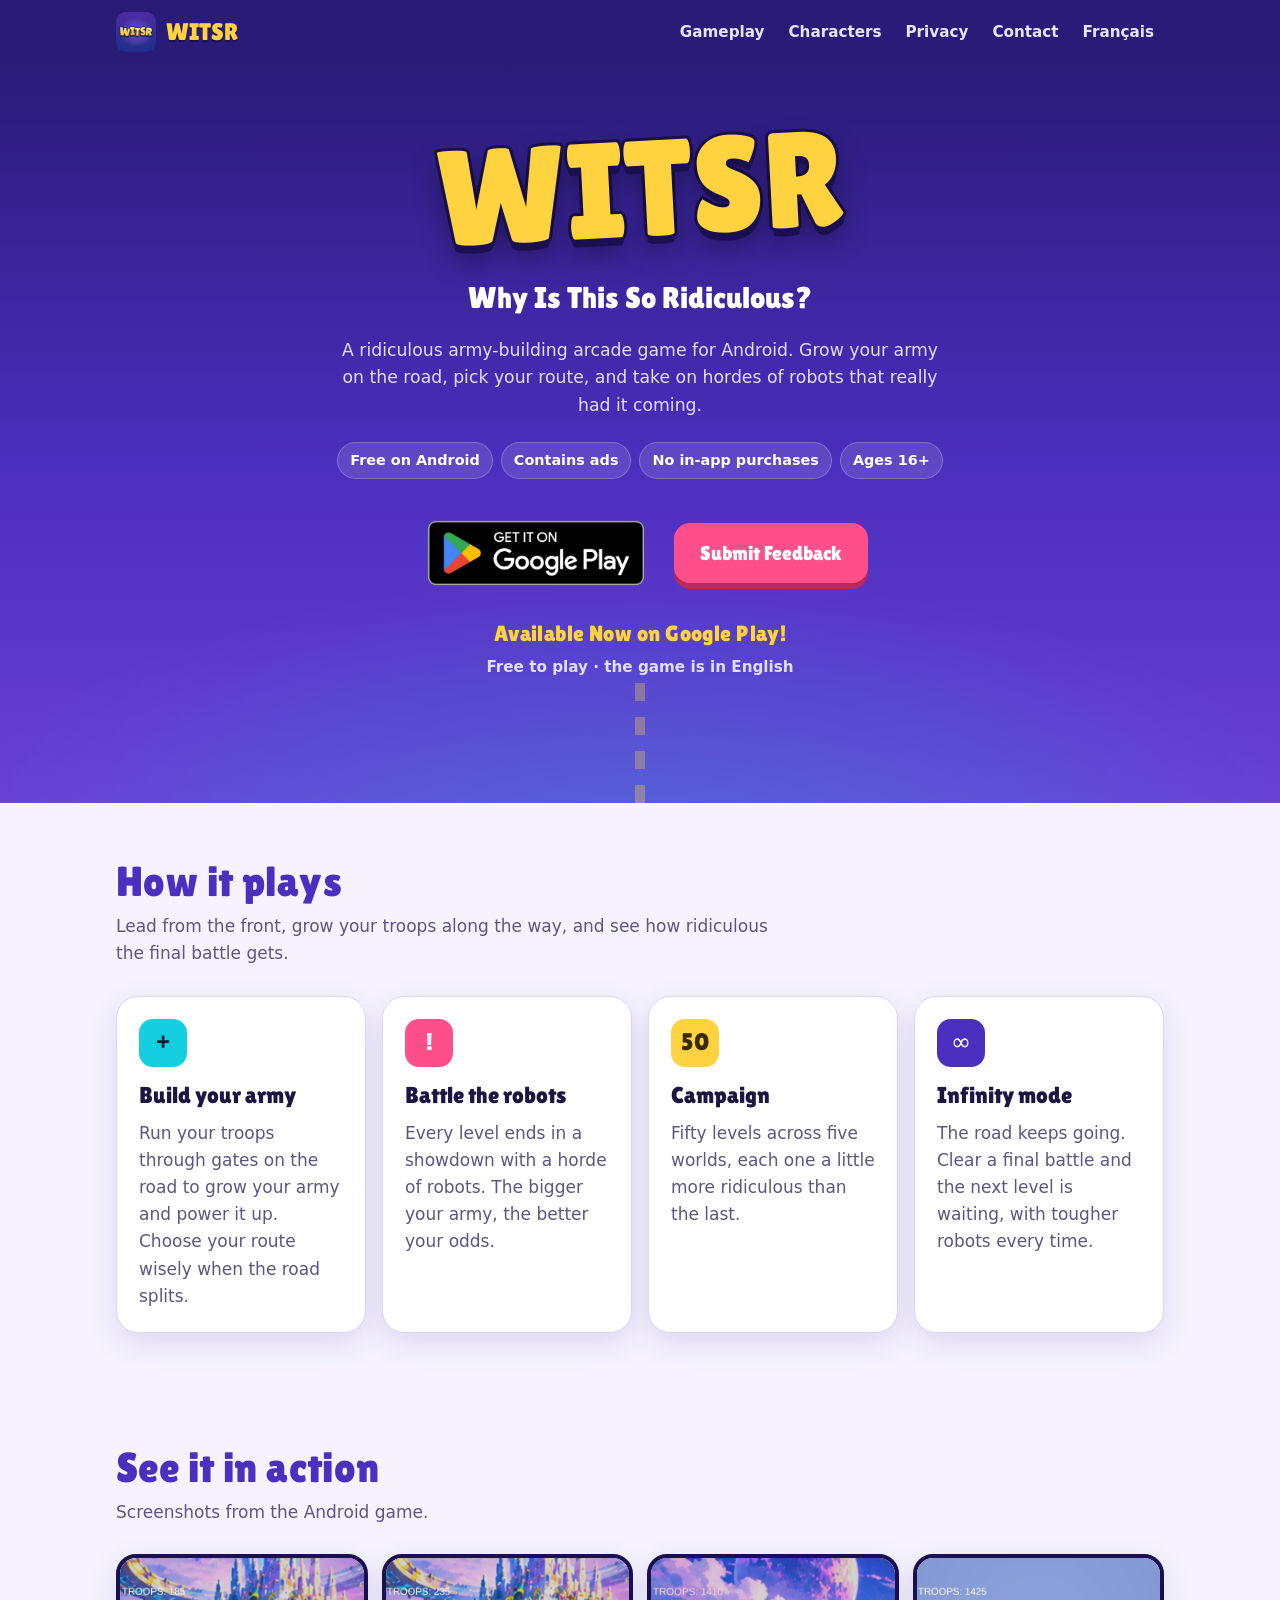
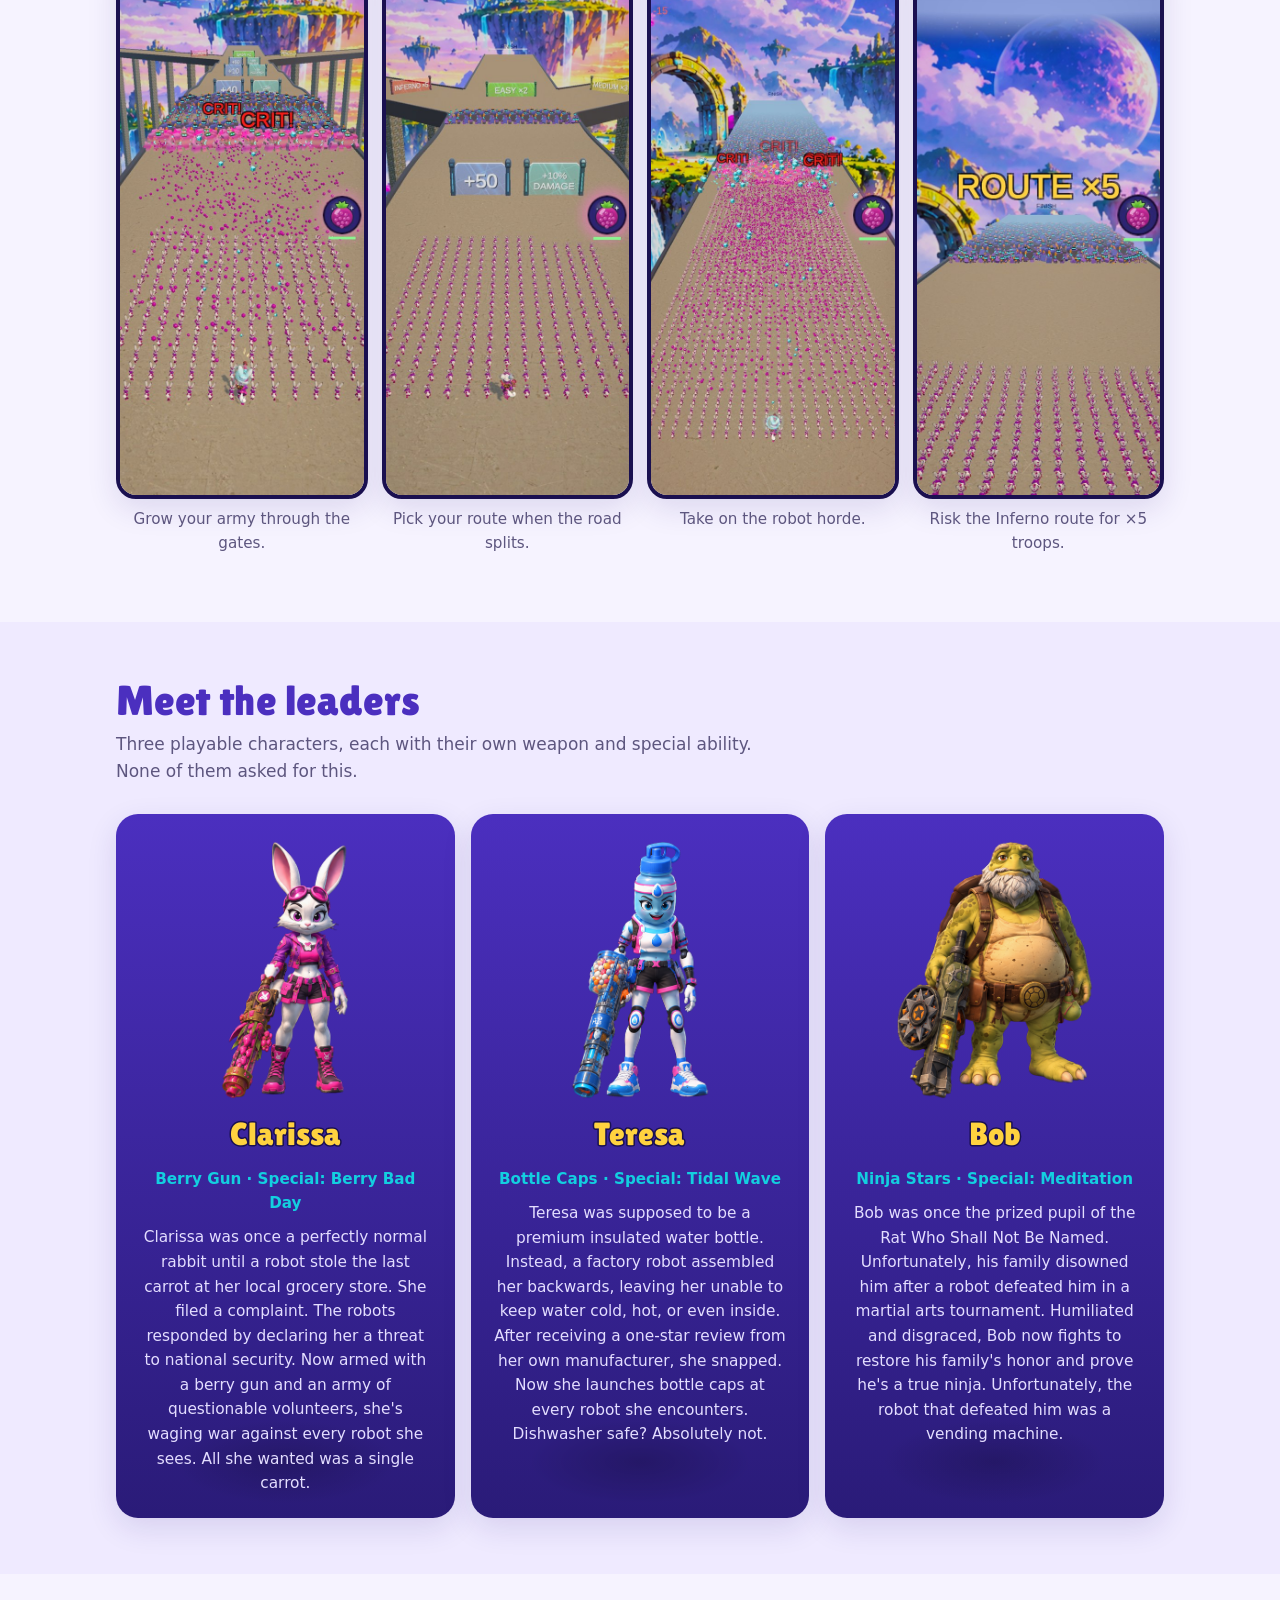
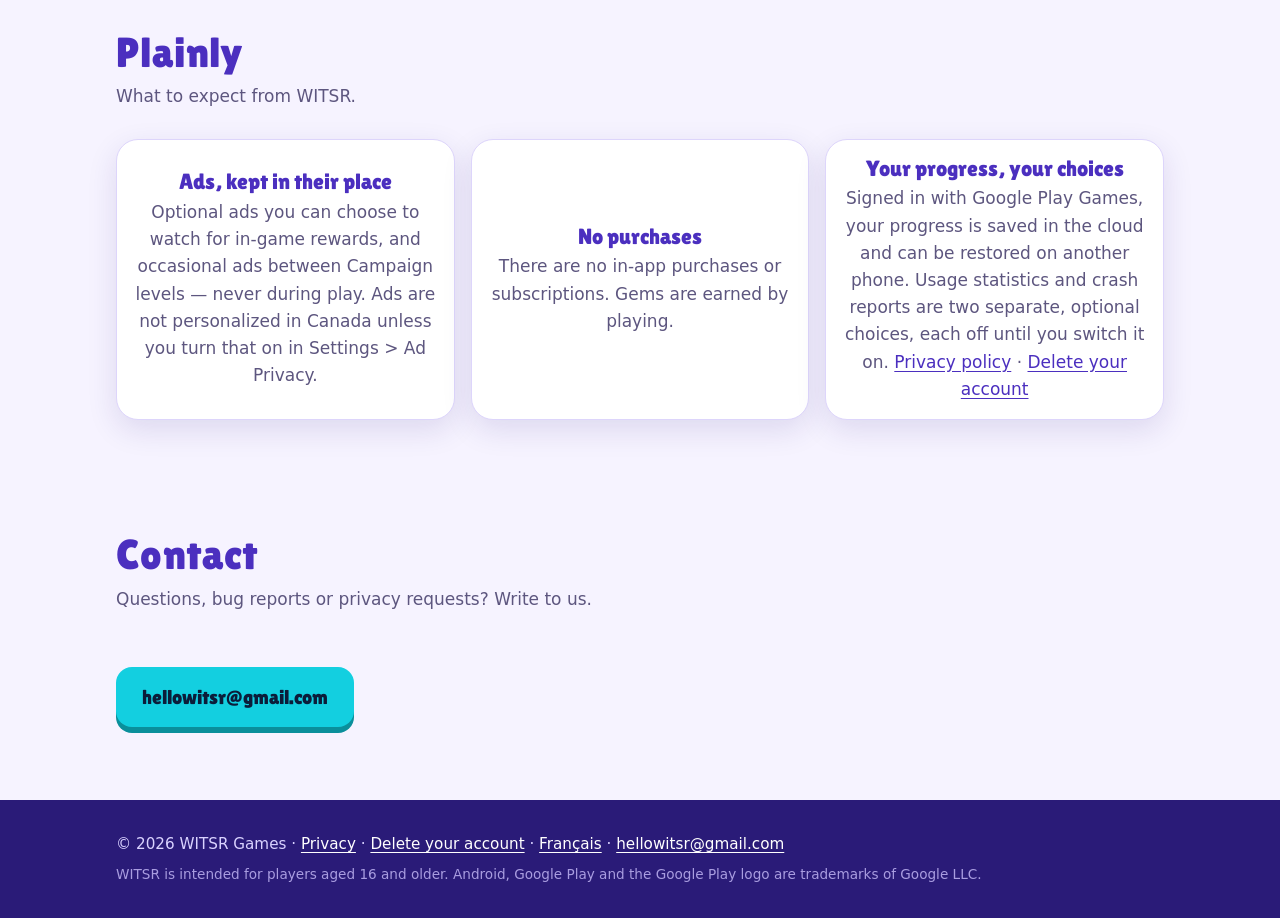
<file: index.html>
<!doctype html>
<html lang="en">
<head>
  <meta charset="utf-8">
  <meta name="viewport" content="width=device-width, initial-scale=1">
  <title>WITSR — Why Is This So Ridiculous?</title>
  <meta name="description" content="WITSR — Why Is This So Ridiculous? A ridiculous army-building arcade game by WITSR Games, available now free on Google Play for Android. Grow your army, battle robot hordes, play the Campaign and Infinity mode.">
  <meta name="theme-color" content="#2a1b78">
  <meta property="og:title" content="WITSR — Why Is This So Ridiculous?">
  <meta property="og:description" content="Grow a ridiculous army and battle robot hordes. Available now on Google Play for Android.">
  <meta property="og:url" content="https://witsr.net/">
  <meta property="og:type" content="website">
  <meta property="og:image" content="assets/img/witsr-icon-192.png">
  <link rel="alternate" hreflang="en" href="https://witsr.net/">
  <link rel="alternate" hreflang="fr" href="https://witsr.net/fr/">
  <link rel="icon" type="image/png" sizes="32x32" href="assets/img/favicon-32.png">
  <link rel="apple-touch-icon" href="assets/img/witsr-icon-192.png">
  <link rel="preload" href="assets/fonts/LilitaOne-Regular.ttf" as="font" type="font/ttf" crossorigin>
  <link rel="stylesheet" href="assets/css/style.css">
  <script type="application/ld+json">
  {"@context":"https://schema.org","@type":"MobileApplication","name":"WITSR — Why Is This So Ridiculous?","operatingSystem":"ANDROID","applicationCategory":"GameApplication","url":"https://witsr.net/","downloadUrl":"https://play.google.com/store/apps/details?id=com.witsrgames.witsr","installUrl":"https://play.google.com/store/apps/details?id=com.witsrgames.witsr","author":{"@type":"Organization","name":"WITSR Games"},"offers":{"@type":"Offer","price":"0","priceCurrency":"CAD"},"inLanguage":"en"}
  </script>
</head>
<body>
  <a class="skip" href="#main">Skip to content</a>

  <header class="site-header">
    <div class="wrap">
      <a class="brand" href="./" aria-label="WITSR home">
        <img src="assets/img/witsr-icon-192.png" alt="" width="40" height="40">
        <span>WITSR</span>
      </a>
      <nav class="nav" aria-label="Main">
        <a href="#gameplay">Gameplay</a>
        <a href="#characters">Characters</a>
        <a href="privacy/">Privacy</a>
        <a href="#contact">Contact</a>
        <a href="fr/" hreflang="fr" lang="fr">Français</a>
      </nav>
    </div>
  </header>

  <main id="main">
    <section class="hero" aria-labelledby="title">
      <div class="wrap">
        <h1 id="title" class="logo">WITSR</h1>
        <p class="subtitle">Why Is This So Ridiculous?</p>
        <p class="tagline">A ridiculous army-building arcade game for Android. Grow your army on the road, pick your route, and take on hordes of robots that really had it coming.</p>
        <ul class="badges" aria-label="At a glance">
          <li>Free on Android</li>
          <li>Contains ads</li>
          <li>No in-app purchases</li>
          <li>Ages 16+</li>
        </ul>
        <div class="cta-row">
          <a class="play-badge" href="https://play.google.com/store/apps/details?id=com.witsrgames.witsr" target="_blank" rel="noopener noreferrer"><img src="assets/img/badges/google-play-badge-en.png" alt="Get it on Google Play" width="646" height="250"><span class="sr-only"> (opens in a new tab)</span></a>
          <a class="btn btn-alt" href="https://forms.gle/BceX3Wee6tmZcXMy8" target="_blank" rel="noopener noreferrer">Submit Feedback<span class="sr-only"> (opens in a new tab)</span></a>
        </div>
        <p class="hero-note"><strong class="launch">Available Now on Google Play!</strong> Free to play · the game is in English</p>
      </div>
    </section>

    <section id="gameplay" aria-labelledby="gameplay-title">
      <div class="wrap">
        <h2 id="gameplay-title" class="section-title display">How it plays</h2>
        <p class="section-lead">Lead from the front, grow your troops along the way, and see how ridiculous the final battle gets.</p>
        <div class="grid four">
          <article class="card">
            <div class="icon-dot c-cyan" aria-hidden="true">+</div>
            <h3>Build your army</h3>
            <p>Run your troops through gates on the road to grow your army and power it up. Choose your route wisely when the road splits.</p>
          </article>
          <article class="card">
            <div class="icon-dot c-pink" aria-hidden="true">!</div>
            <h3>Battle the robots</h3>
            <p>Every level ends in a showdown with a horde of robots. The bigger your army, the better your odds.</p>
          </article>
          <article class="card">
            <div class="icon-dot c-gold" aria-hidden="true">50</div>
            <h3>Campaign</h3>
            <p>Fifty levels across five worlds, each one a little more ridiculous than the last.</p>
          </article>
          <article class="card">
            <div class="icon-dot c-purple" aria-hidden="true">∞</div>
            <h3>Infinity mode</h3>
            <p>The road keeps going. Clear a final battle and the next level is waiting, with tougher robots every time.</p>
          </article>
        </div>
      </div>
    </section>

    <section id="screenshots" aria-labelledby="screenshots-title">
      <div class="wrap">
        <h2 id="screenshots-title" class="section-title display">See it in action</h2>
        <p class="section-lead">Screenshots from the Android game.</p>
        <div class="shots">
          <figure class="shot">
            <img src="assets/img/screens/01-gates.jpg" alt="Clarissa's rabbit army firing berries at robots, with troop gates ahead on the road" width="540" height="1170" loading="lazy">
            <figcaption>Grow your army through the gates.</figcaption>
          </figure>
          <figure class="shot">
            <img src="assets/img/screens/02-route-fork.jpg" alt="The army approaching a +50 troops gate and a +10% damage gate, with Inferno, Easy and Medium route signs ahead" width="540" height="1170" loading="lazy">
            <figcaption>Pick your route when the road splits.</figcaption>
          </figure>
          <figure class="shot">
            <img src="assets/img/screens/03-final-battle.jpg" alt="An army of 1,410 rabbits clashing with the robot horde in the final battle" width="540" height="1170" loading="lazy">
            <figcaption>Take on the robot horde.</figcaption>
          </figure>
          <figure class="shot">
            <img src="assets/img/screens/04-inferno-route.jpg" alt="ROUTE ×5 banner as the army grows to 1,425 troops before the final battle" width="540" height="1170" loading="lazy">
            <figcaption>Risk the Inferno route for ×5 troops.</figcaption>
          </figure>
        </div>
      </div>
    </section>

    <section id="characters" class="characters" aria-labelledby="characters-title">
      <div class="wrap">
        <h2 id="characters-title" class="section-title display">Meet the leaders</h2>
        <p class="section-lead">Three playable characters, each with their own weapon and special ability. None of them asked for this.</p>
        <div class="grid three">
          <article class="card char">
            <img src="assets/img/clarissa.png" alt="Clarissa, a rabbit in pink goggles holding a berry-covered blaster" width="280" height="560" loading="lazy">
            <h3>Clarissa</h3>
            <p class="kit">Berry Gun · Special: Berry Bad Day</p>
            <p>Clarissa was once a perfectly normal rabbit until a robot stole the last carrot at her local grocery store. She filed a complaint. The robots responded by declaring her a threat to national security. Now armed with a berry gun and an army of questionable volunteers, she's waging war against every robot she sees. All she wanted was a single carrot.</p>
          </article>
          <article class="card char">
            <img src="assets/img/teresa.png" alt="Teresa, a living water bottle holding a bottle-cap blaster" width="303" height="560" loading="lazy">
            <h3>Teresa</h3>
            <p class="kit">Bottle Caps · Special: Tidal Wave</p>
            <p>Teresa was supposed to be a premium insulated water bottle. Instead, a factory robot assembled her backwards, leaving her unable to keep water cold, hot, or even inside. After receiving a one-star review from her own manufacturer, she snapped. Now she launches bottle caps at every robot she encounters. Dishwasher safe? Absolutely not.</p>
          </article>
          <article class="card char">
            <img src="assets/img/bob.png" alt="Bob, a bearded old turtle holding a ninja-star launcher" width="428" height="560" loading="lazy">
            <h3>Bob</h3>
            <p class="kit">Ninja Stars · Special: Meditation</p>
            <p>Bob was once the prized pupil of the Rat Who Shall Not Be Named. Unfortunately, his family disowned him after a robot defeated him in a martial arts tournament. Humiliated and disgraced, Bob now fights to restore his family's honor and prove he's a true ninja. Unfortunately, the robot that defeated him was a vending machine.</p>
          </article>
        </div>
      </div>
    </section>

    <section class="promise" aria-labelledby="promise-title">
      <div class="wrap">
        <h2 id="promise-title" class="section-title display">Plainly</h2>
        <p class="section-lead">What to expect from WITSR.</p>
        <div class="grid three">
          <div class="card"><strong>Ads, kept in their place</strong><p>Optional ads you can choose to watch for in-game rewards, and occasional ads between Campaign levels — never during play. Ads are not personalized in Canada unless you turn that on in Settings &gt; Ad Privacy.</p></div>
          <div class="card"><strong>No purchases</strong><p>There are no in-app purchases or subscriptions. Gems are earned by playing.</p></div>
          <div class="card"><strong>Your progress, your choices</strong><p>Signed in with Google Play Games, your progress is saved in the cloud and can be restored on another phone. Usage statistics and crash reports are two separate, optional choices, each off until you switch it on. <a href="privacy/">Privacy policy</a> · <a href="delete-account/">Delete your account</a></p></div>
        </div>
      </div>
    </section>

    <section id="contact" aria-labelledby="contact-title">
      <div class="wrap">
        <h2 id="contact-title" class="section-title display">Contact</h2>
        <p class="section-lead">Questions, bug reports or privacy requests? Write to us.</p>
        <p><a class="btn" href="mailto:hellowitsr@gmail.com">hellowitsr@gmail.com</a></p>
      </div>
    </section>
  </main>

  <footer class="site-footer">
    <div class="wrap">
      <p>© 2026 WITSR Games · <a href="privacy/">Privacy</a> · <a href="delete-account/">Delete your account</a> · <a href="fr/" hreflang="fr" lang="fr">Français</a> · <a href="mailto:hellowitsr@gmail.com">hellowitsr@gmail.com</a></p>
      <p class="fine">WITSR is intended for players aged 16 and older. Android, Google Play and the Google Play logo are trademarks of Google LLC.</p>
    </div>
  </footer>
</body>
</html>
</file>
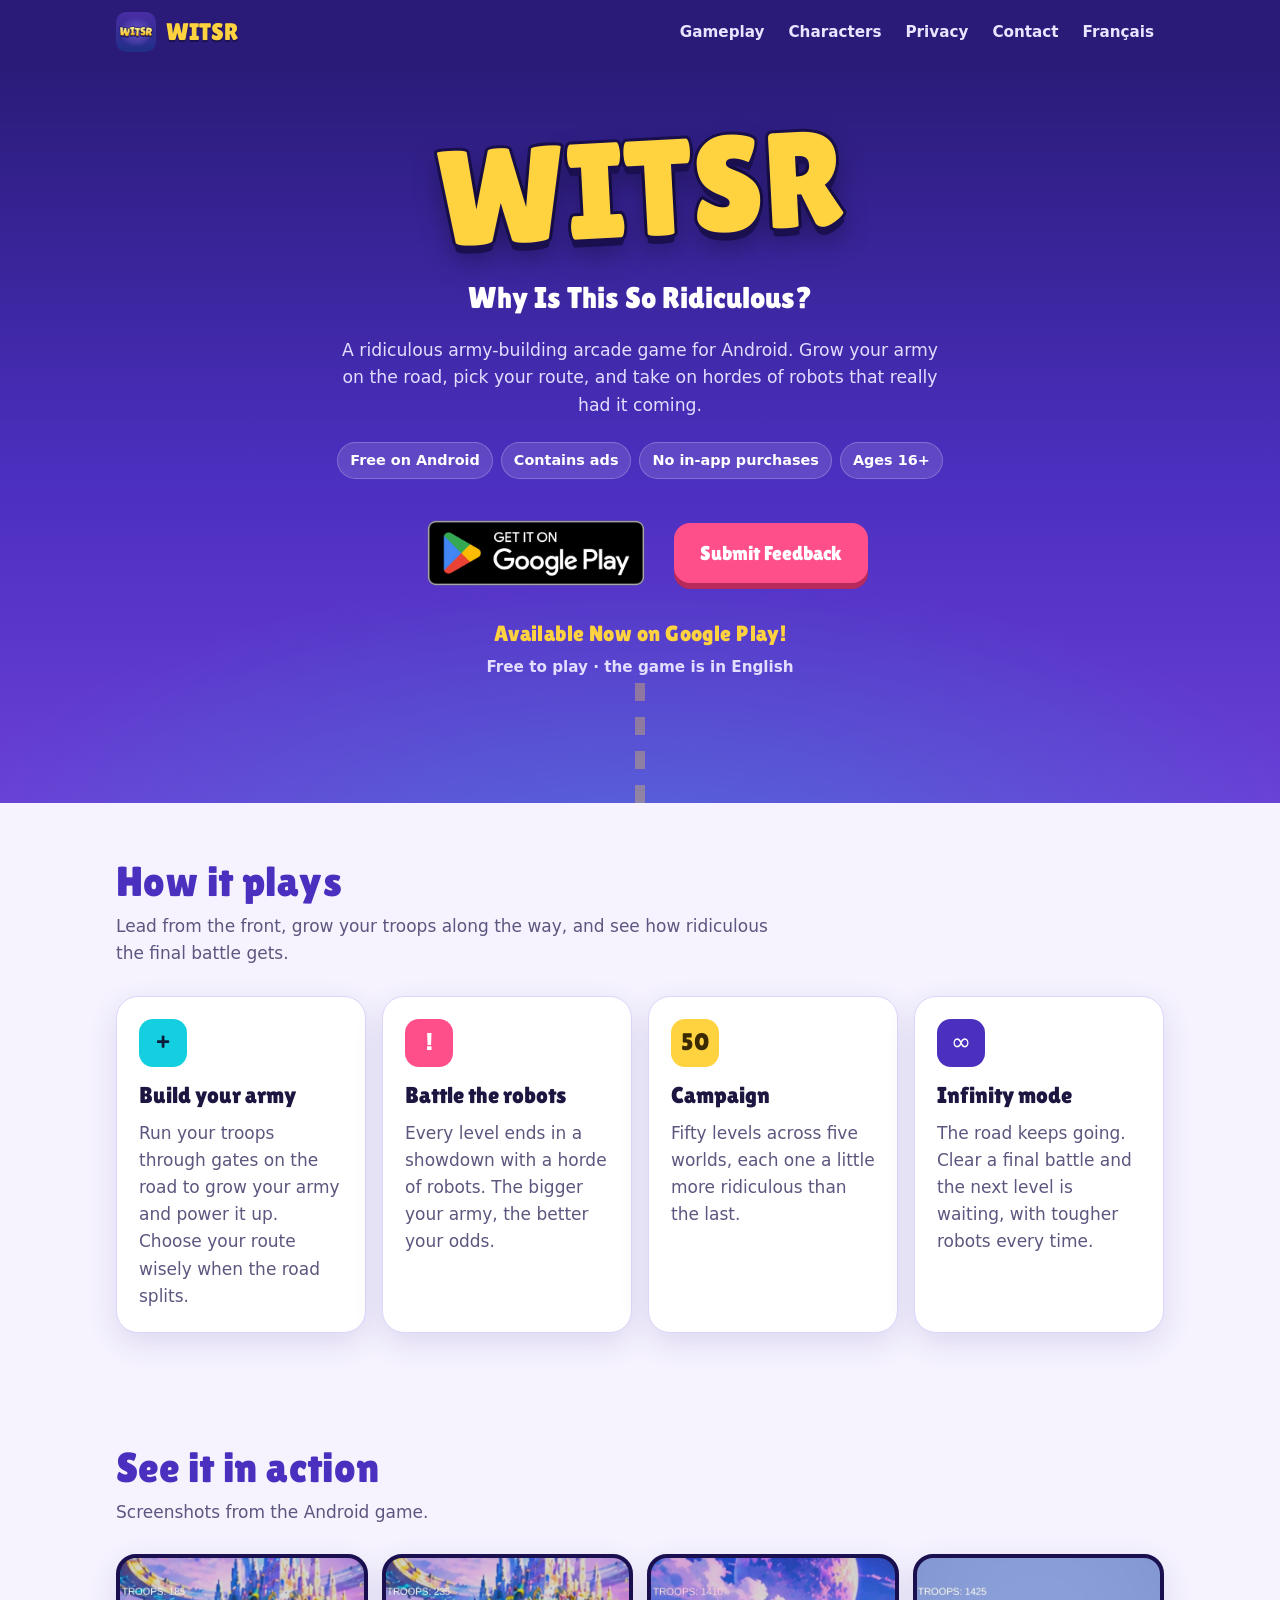
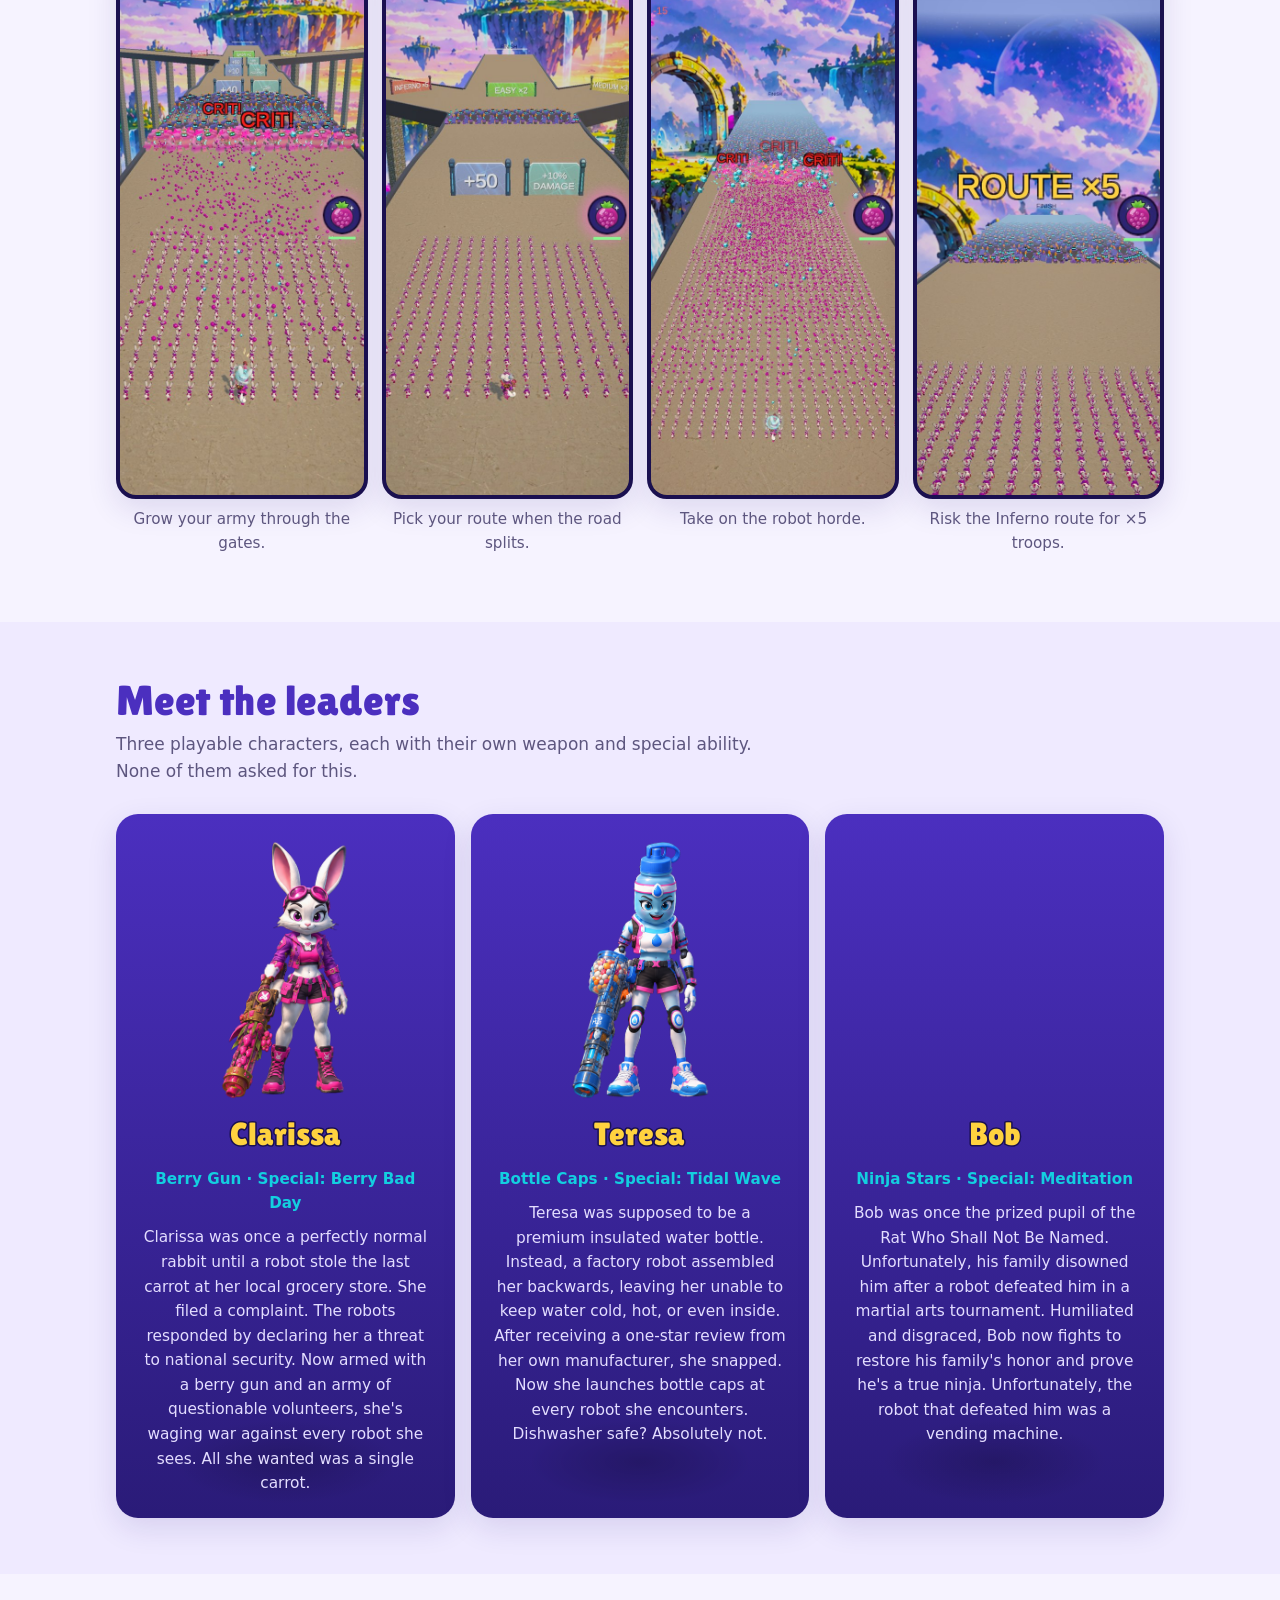
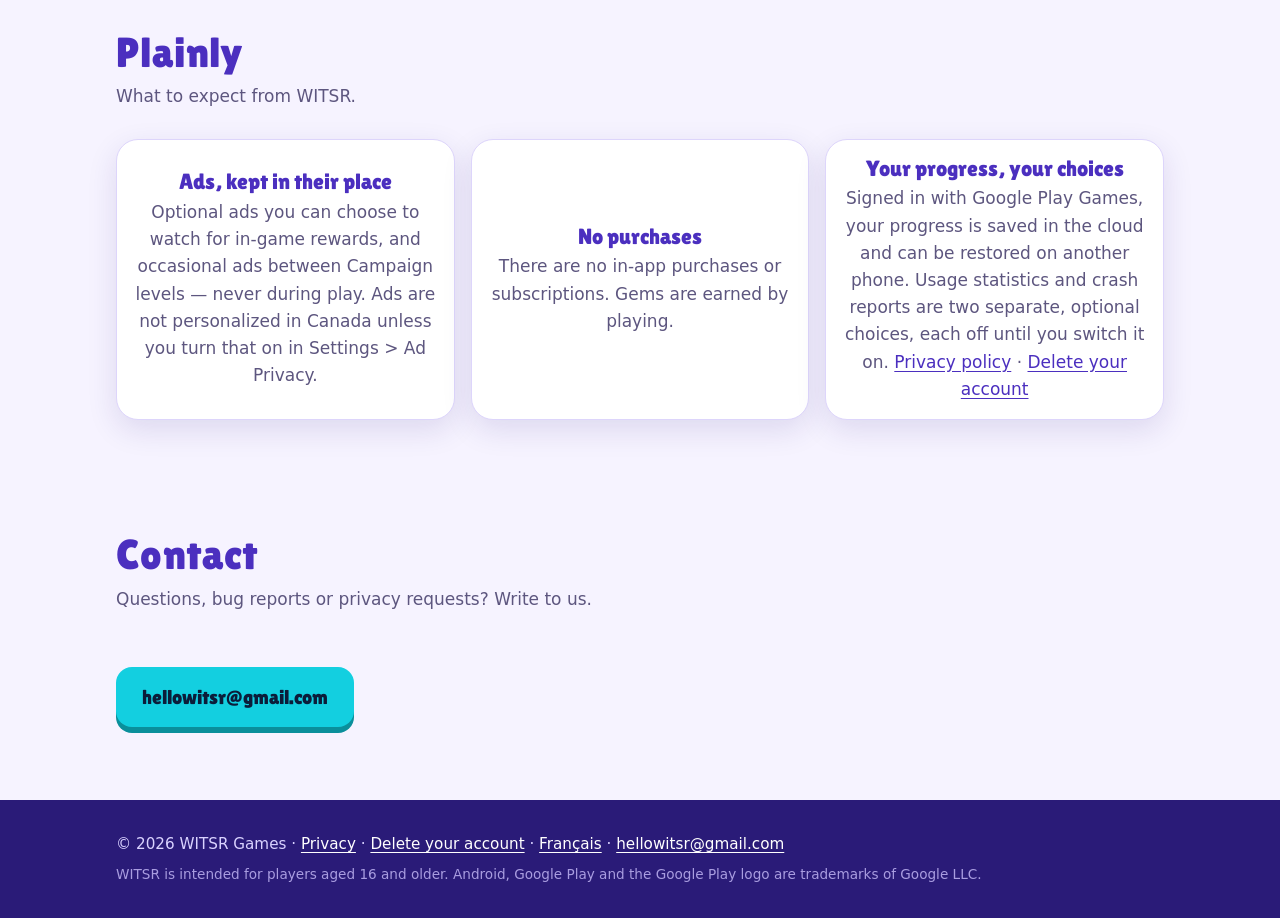
<file: beta/index.html>
<!doctype html>
<html lang="en">
<head>
  <meta charset="utf-8">
  <meta name="viewport" content="width=device-width, initial-scale=1">
  <title>WITSR is available now on Google Play</title>
  <meta name="robots" content="noindex">
  <meta name="theme-color" content="#2a1b78">
  <link rel="canonical" href="https://witsr.net/">
  <meta http-equiv="refresh" content="0; url=../">
  <link rel="icon" type="image/png" sizes="32x32" href="../assets/img/favicon-32.png">
  <link rel="stylesheet" href="../assets/css/style.css">
</head>
<body>
  <main id="main">
    <section class="hero" aria-labelledby="title">
      <div class="wrap">
        <h1 id="title" class="logo">WITSR</h1>
        <p class="tagline">WITSR is available now on Google Play. Taking you to the <a href="../">WITSR home page</a>.</p>
        <p class="hero-note">&nbsp;</p>
      </div>
    </section>
  </main>
</body>
</html>
</file>
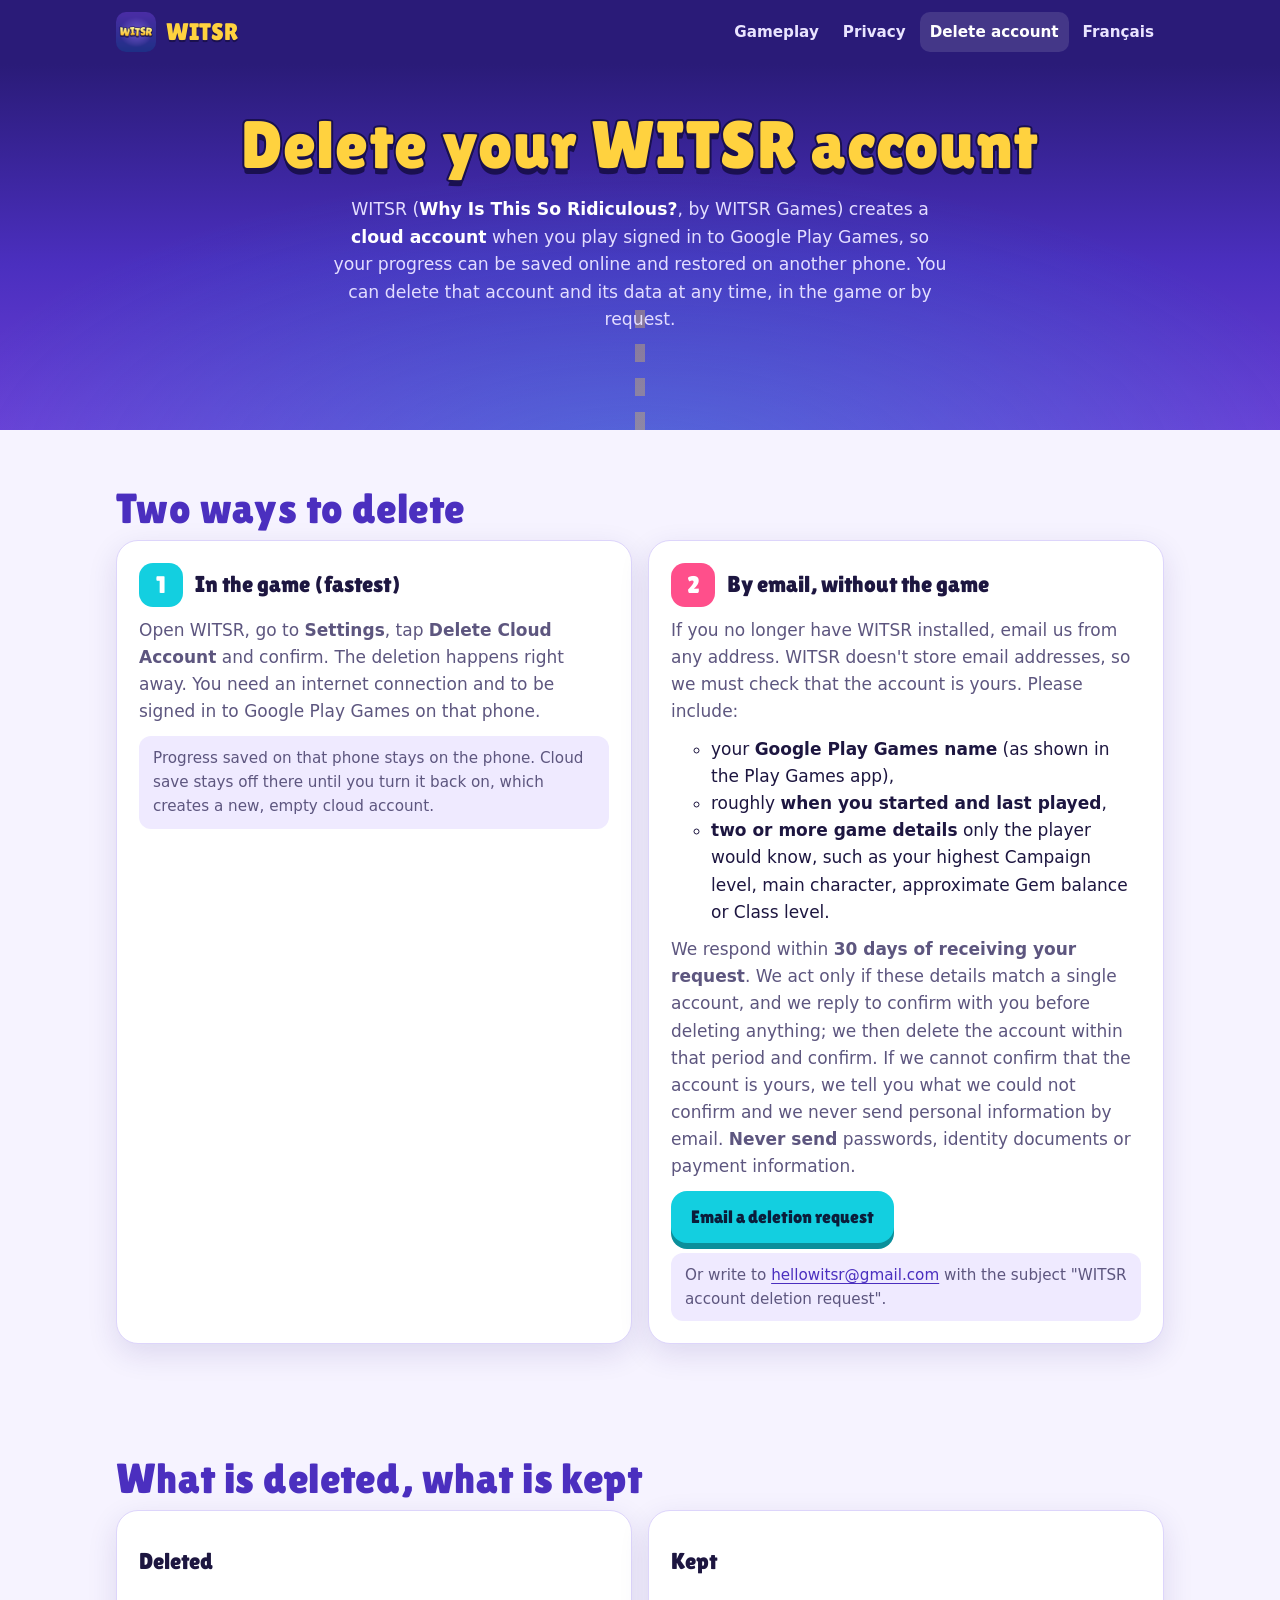
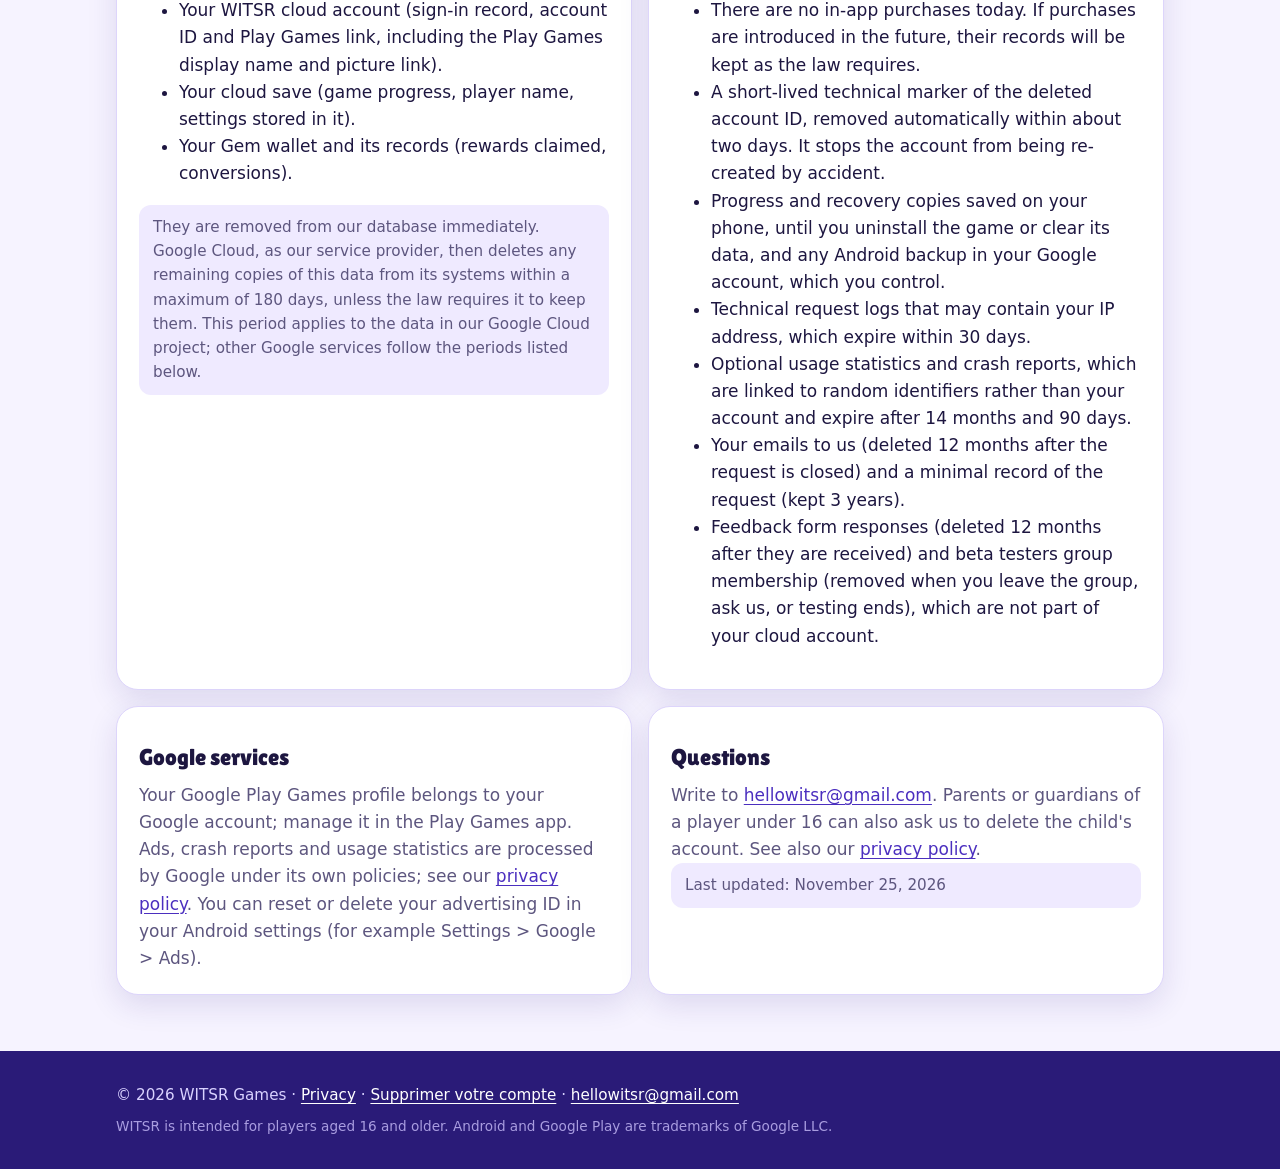
<file: delete-account/index.html>
<!doctype html>
<html lang="en">
<head>
  <meta charset="utf-8">
  <meta name="viewport" content="width=device-width, initial-scale=1">
  <title>Delete Your Account — WITSR</title>
  <meta name="description" content="How to delete your WITSR cloud account and the data stored with it: in the game, or by request without reinstalling.">
  <meta name="theme-color" content="#2a1b78">
  <link rel="icon" type="image/png" sizes="32x32" href="../assets/img/favicon-32.png">
  <link rel="apple-touch-icon" href="../assets/img/witsr-icon-192.png">
  <link rel="preload" href="../assets/fonts/LilitaOne-Regular.ttf" as="font" type="font/ttf" crossorigin>
  <link rel="alternate" hreflang="fr" href="fr/">
  <link rel="stylesheet" href="../assets/css/style.css">
</head>
<body>
  <a class="skip" href="#main">Skip to content</a>

  <header class="site-header">
    <div class="wrap">
      <a class="brand" href="../" aria-label="WITSR home">
        <img src="../assets/img/witsr-icon-192.png" alt="" width="40" height="40">
        <span>WITSR</span>
      </a>
      <nav class="nav" aria-label="Main">
        <a href="../#gameplay">Gameplay</a>
        <a href="../privacy/">Privacy</a>
        <a href="./" aria-current="page">Delete account</a>
        <a href="fr/" hreflang="fr" lang="fr">Français</a>
      </nav>
    </div>
  </header>

  <main id="main">
    <section class="hero beta-hero" aria-labelledby="del-title">
      <div class="wrap">
        <h1 id="del-title" class="display beta-title">Delete your WITSR account</h1>
        <p class="tagline">WITSR (<strong>Why Is This So Ridiculous?</strong>, by WITSR Games) creates a <strong>cloud account</strong> when you play signed in to Google Play Games, so your progress can be saved online and restored on another phone. You can delete that account and its data at any time, in the game or by request.</p>
      </div>
    </section>

    <section aria-labelledby="ways-title">
      <div class="wrap">
        <h2 id="ways-title" class="section-title display">Two ways to delete</h2>
        <ol class="steps">
          <li class="card step">
            <div class="step-head"><span class="step-num c-cyan" aria-hidden="true">1</span><h3>In the game (fastest)</h3></div>
            <p>Open WITSR, go to <strong>Settings</strong>, tap <strong>Delete Cloud Account</strong> and confirm. The deletion happens right away. You need an internet connection and to be signed in to Google Play Games on that phone.</p>
            <p class="step-note">Progress saved on that phone stays on the phone. Cloud save stays off there until you turn it back on, which creates a new, empty cloud account.</p>
          </li>
          <li class="card step">
            <div class="step-head"><span class="step-num c-pink" aria-hidden="true">2</span><h3>By email, without the game</h3></div>
            <p>If you no longer have WITSR installed, email us from any address. WITSR doesn't store email addresses, so we must check that the account is yours. Please include:</p>
            <ul>
              <li>your <strong>Google Play Games name</strong> (as shown in the Play Games app),</li>
              <li>roughly <strong>when you started and last played</strong>,</li>
              <li><strong>two or more game details</strong> only the player would know, such as your highest Campaign level, main character, approximate Gem balance or Class level.</li>
            </ul>
            <p>We respond within <strong>30 days of receiving your request</strong>. We act only if these details match a single account, and we reply to confirm with you before deleting anything; we then delete the account within that period and confirm. If we cannot confirm that the account is yours, we tell you what we could not confirm and we never send personal information by email. <strong>Never send</strong> passwords, identity documents or payment information.</p>
            <a class="btn btn-step" href="mailto:hellowitsr@gmail.com?subject=WITSR%20account%20deletion%20request&amp;body=Please%20delete%20my%20WITSR%20cloud%20account.%0A%0AGoogle%20Play%20Games%20name%3A%20%0ARoughly%20when%20I%20started%20and%20last%20played%3A%20%0ATwo%20or%20more%20game%20details%20%28highest%20Campaign%20level%2C%20main%20character%2C%20approximate%20Gems%2C%20Class%20level%29%3A%20%0A">Email a deletion request</a>
            <p class="step-note">Or write to <a href="mailto:hellowitsr@gmail.com">hellowitsr@gmail.com</a> with the subject "WITSR account deletion request".</p>
          </li>
        </ol>
      </div>
    </section>

    <section aria-labelledby="what-title">
      <div class="wrap">
        <h2 id="what-title" class="section-title display">What is deleted, what is kept</h2>
        <div class="grid two">
          <div class="card">
            <h3>Deleted</h3>
            <ul>
              <li>Your WITSR cloud account (sign-in record, account ID and Play Games link, including the Play Games display name and picture link).</li>
              <li>Your cloud save (game progress, player name, settings stored in it).</li>
              <li>Your Gem wallet and its records (rewards claimed, conversions).</li>
            </ul>
            <p class="step-note">They are removed from our database immediately. Google Cloud, as our service provider, then deletes any remaining copies of this data from its systems within a maximum of 180 days, unless the law requires it to keep them. This period applies to the data in our Google Cloud project; other Google services follow the periods listed below.</p>
          </div>
          <div class="card">
            <h3>Kept</h3>
            <ul>
              <li>There are no in-app purchases today. If purchases are introduced in the future, their records will be kept as the law requires.</li>
              <li>A short-lived technical marker of the deleted account ID, removed automatically within about two days. It stops the account from being re-created by accident.</li>
              <li>Progress and recovery copies saved on your phone, until you uninstall the game or clear its data, and any Android backup in your Google account, which you control.</li>
              <li>Technical request logs that may contain your IP address, which expire within 30 days.</li>
              <li>Optional usage statistics and crash reports, which are linked to random identifiers rather than your account and expire after 14 months and 90 days.</li>
              <li>Your emails to us (deleted 12 months after the request is closed) and a minimal record of the request (kept 3 years).</li>
              <li>Feedback form responses (deleted 12 months after they are received) and beta testers group membership (removed when you leave the group, ask us, or testing ends), which are not part of your cloud account.</li>
            </ul>
          </div>
          <div class="card">
            <h3>Google services</h3>
            <p>Your Google Play Games profile belongs to your Google account; manage it in the Play Games app. Ads, crash reports and usage statistics are processed by Google under its own policies; see our <a href="../privacy/">privacy policy</a>. You can reset or delete your advertising ID in your Android settings (for example Settings &gt; Google &gt; Ads).</p>
          </div>
          <div class="card">
            <h3>Questions</h3>
            <p>Write to <a href="mailto:hellowitsr@gmail.com">hellowitsr@gmail.com</a>. Parents or guardians of a player under 16 can also ask us to delete the child's account. See also our <a href="../privacy/">privacy policy</a>.</p>
            <p class="step-note">Last updated: November 25, 2026</p>
          </div>
        </div>
      </div>
    </section>
  </main>

  <footer class="site-footer">
    <div class="wrap">
      <p>© 2026 WITSR Games · <a href="../privacy/">Privacy</a> · <a href="fr/" hreflang="fr" lang="fr">Supprimer votre compte</a> · <a href="mailto:hellowitsr@gmail.com">hellowitsr@gmail.com</a></p>
      <p class="fine">WITSR is intended for players aged 16 and older. Android and Google Play are trademarks of Google LLC.</p>
    </div>
  </footer>
</body>
</html>
</file>
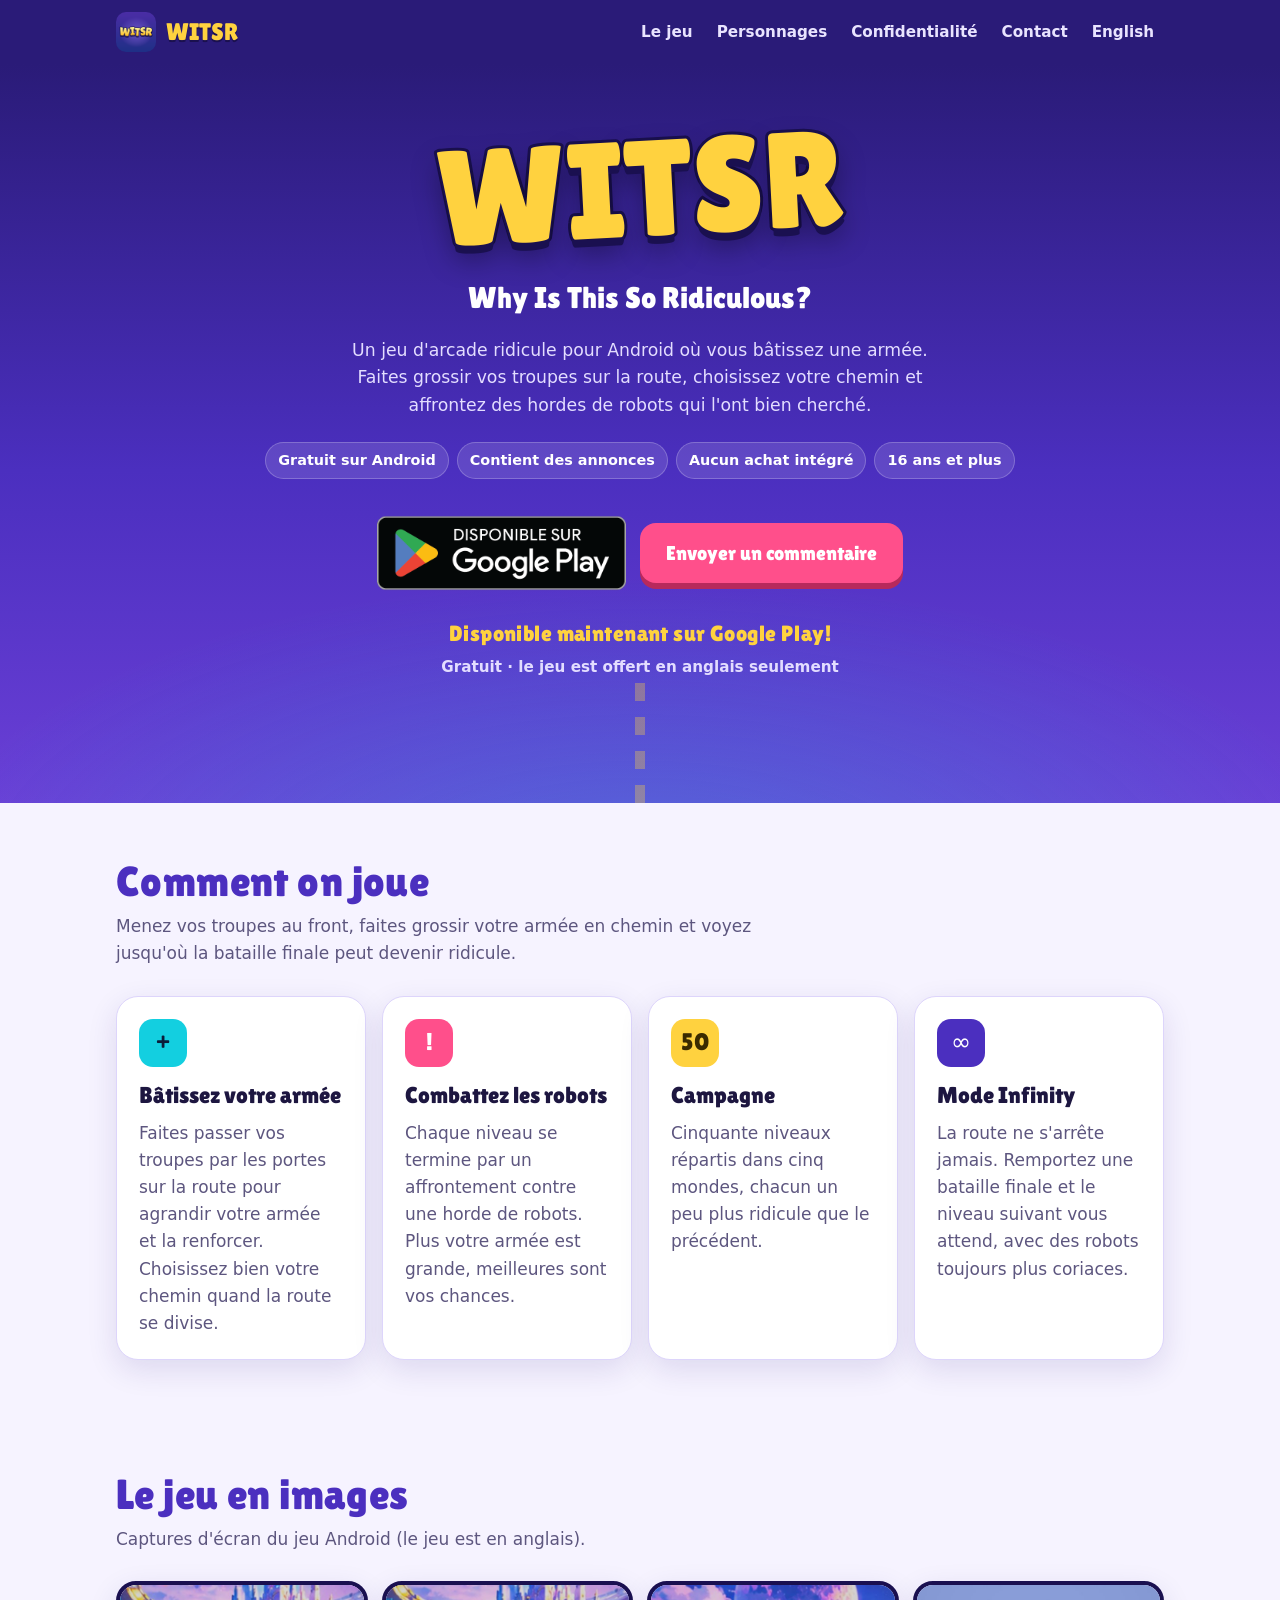
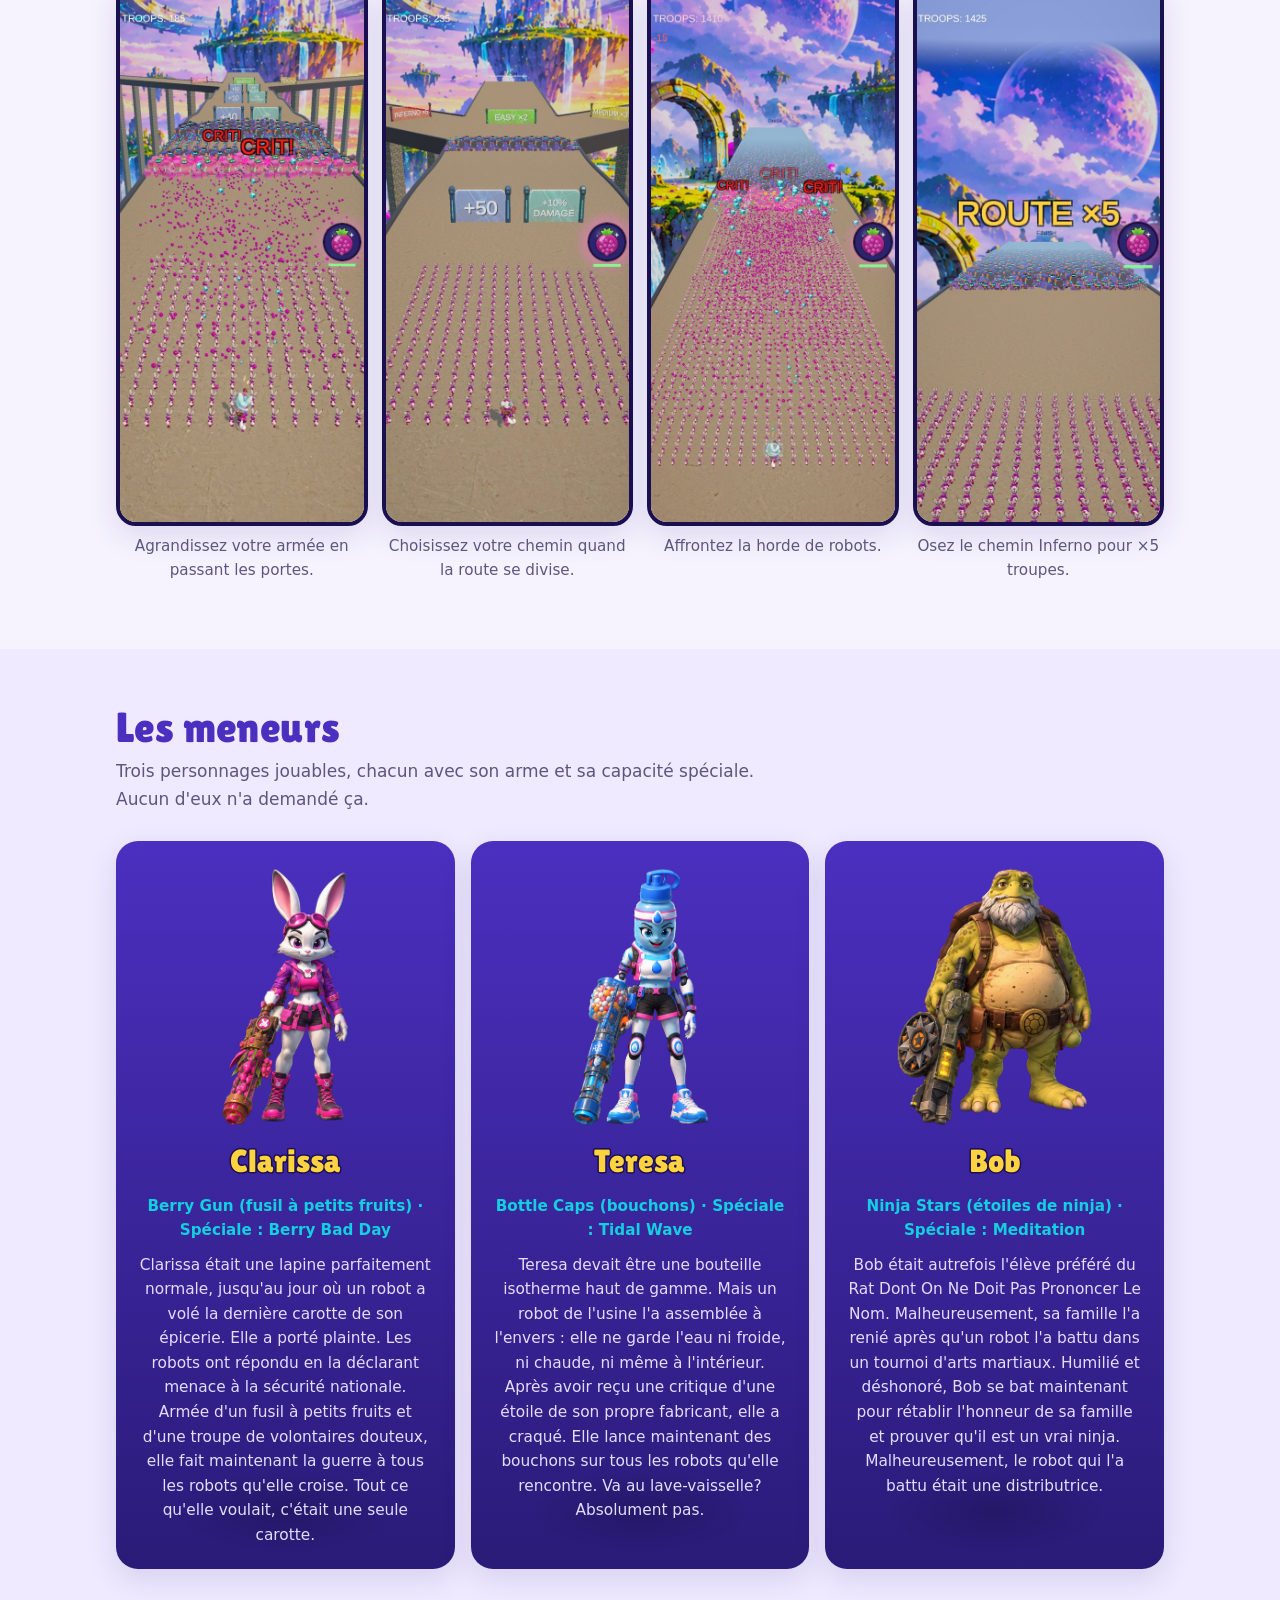
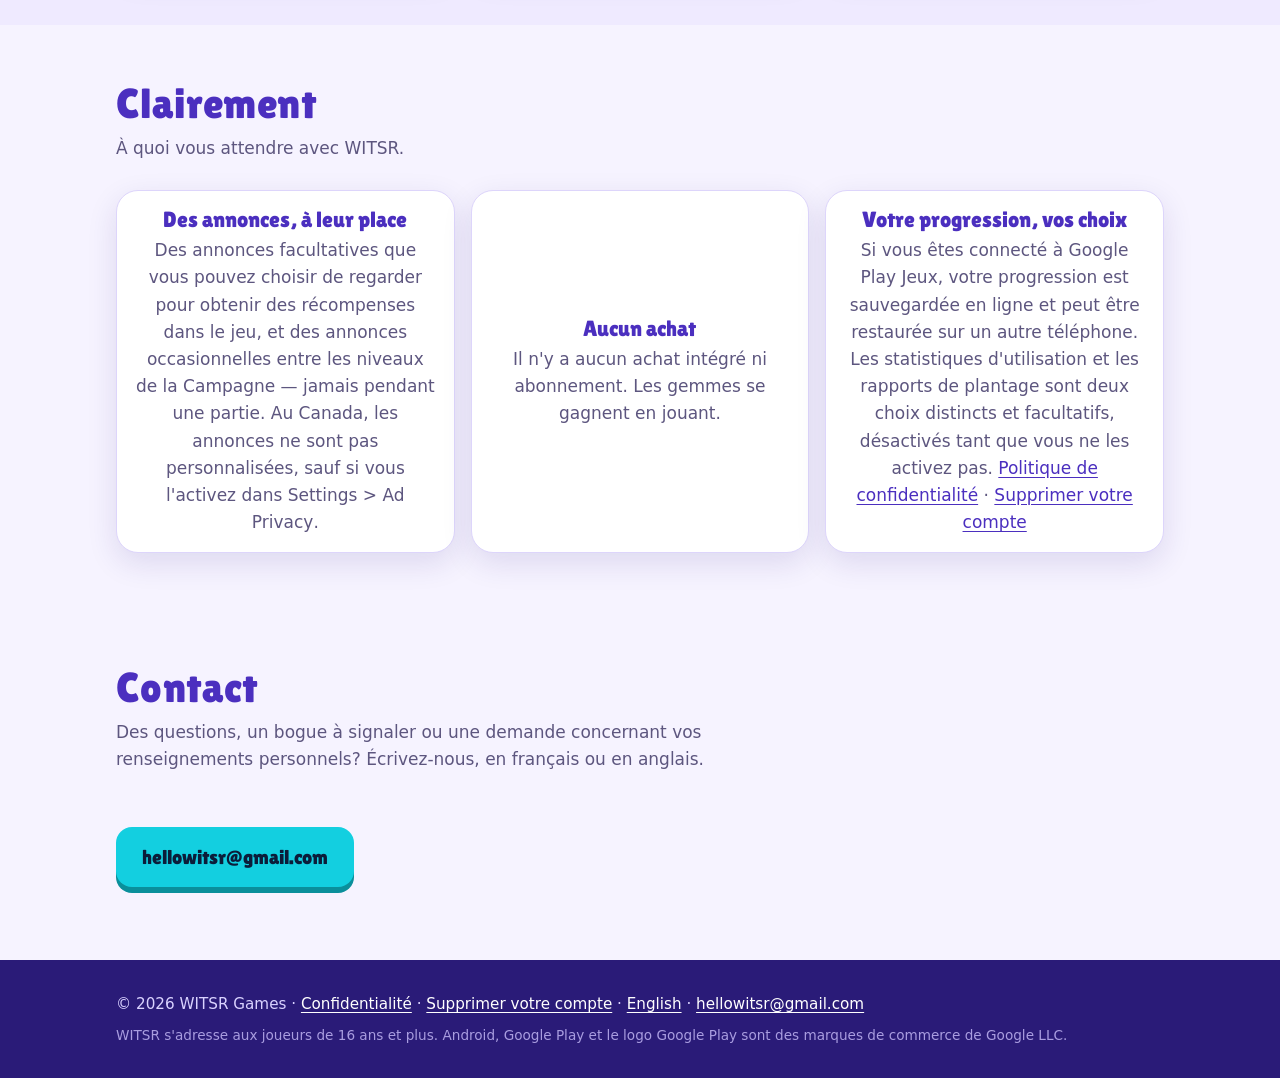
<file: fr/index.html>
<!doctype html>
<html lang="fr-CA">
<head>
  <meta charset="utf-8">
  <meta name="viewport" content="width=device-width, initial-scale=1">
  <title>WITSR — Why Is This So Ridiculous?</title>
  <meta name="description" content="WITSR — Why Is This So Ridiculous? Un jeu d'arcade ridicule où l'on bâtit une armée, par WITSR Games, offert dès maintenant gratuitement sur Google Play pour Android. Agrandissez votre armée, affrontez des hordes de robots, jouez la Campagne et le mode Infinity.">
  <meta name="theme-color" content="#2a1b78">
  <meta property="og:title" content="WITSR — Why Is This So Ridiculous?">
  <meta property="og:description" content="Bâtissez une armée ridicule et affrontez des hordes de robots. Disponible maintenant sur Google Play pour Android.">
  <meta property="og:url" content="https://witsr.net/fr/">
  <meta property="og:type" content="website">
  <meta property="og:image" content="../assets/img/witsr-icon-192.png">
  <link rel="alternate" hreflang="en" href="https://witsr.net/">
  <link rel="alternate" hreflang="fr" href="https://witsr.net/fr/">
  <link rel="icon" type="image/png" sizes="32x32" href="../assets/img/favicon-32.png">
  <link rel="apple-touch-icon" href="../assets/img/witsr-icon-192.png">
  <link rel="preload" href="../assets/fonts/LilitaOne-Regular.ttf" as="font" type="font/ttf" crossorigin>
  <link rel="stylesheet" href="../assets/css/style.css">
  <script type="application/ld+json">
  {"@context":"https://schema.org","@type":"MobileApplication","name":"WITSR — Why Is This So Ridiculous?","operatingSystem":"ANDROID","applicationCategory":"GameApplication","url":"https://witsr.net/fr/","downloadUrl":"https://play.google.com/store/apps/details?id=com.witsrgames.witsr","installUrl":"https://play.google.com/store/apps/details?id=com.witsrgames.witsr","author":{"@type":"Organization","name":"WITSR Games"},"offers":{"@type":"Offer","price":"0","priceCurrency":"CAD"},"inLanguage":"fr-CA"}
  </script>
</head>
<body>
  <a class="skip" href="#main">Aller au contenu</a>

  <header class="site-header">
    <div class="wrap">
      <a class="brand" href="./" aria-label="Accueil WITSR">
        <img src="../assets/img/witsr-icon-192.png" alt="" width="40" height="40">
        <span>WITSR</span>
      </a>
      <nav class="nav" aria-label="Menu principal">
        <a href="#jeu">Le jeu</a>
        <a href="#personnages">Personnages</a>
        <a href="../privacy/fr/">Confidentialité</a>
        <a href="#contact">Contact</a>
        <a href="../" hreflang="en" lang="en">English</a>
      </nav>
    </div>
  </header>

  <main id="main">
    <section class="hero" aria-labelledby="titre">
      <div class="wrap">
        <h1 id="titre" class="logo">WITSR</h1>
        <p class="subtitle" lang="en">Why Is This So Ridiculous?</p>
        <p class="tagline">Un jeu d'arcade ridicule pour Android où vous bâtissez une armée. Faites grossir vos troupes sur la route, choisissez votre chemin et affrontez des hordes de robots qui l'ont bien cherché.</p>
        <ul class="badges" aria-label="En bref">
          <li>Gratuit sur Android</li>
          <li>Contient des annonces</li>
          <li>Aucun achat intégré</li>
          <li>16 ans et plus</li>
        </ul>
        <div class="cta-row">
          <a class="play-badge" href="https://play.google.com/store/apps/details?id=com.witsrgames.witsr" target="_blank" rel="noopener noreferrer"><img src="../assets/img/badges/google-play-badge-fr.png" alt="Disponible sur Google Play" width="646" height="250"><span class="sr-only"> (s'ouvre dans un nouvel onglet)</span></a>
          <a class="btn btn-alt" href="https://forms.gle/BceX3Wee6tmZcXMy8" target="_blank" rel="noopener noreferrer">Envoyer un commentaire<span class="sr-only"> (s'ouvre dans un nouvel onglet; formulaire en anglais)</span></a>
        </div>
        <p class="hero-note"><strong class="launch">Disponible maintenant sur Google Play!</strong> Gratuit · le jeu est offert en anglais seulement</p>
      </div>
    </section>

    <section id="jeu" aria-labelledby="jeu-titre">
      <div class="wrap">
        <h2 id="jeu-titre" class="section-title display">Comment on joue</h2>
        <p class="section-lead">Menez vos troupes au front, faites grossir votre armée en chemin et voyez jusqu'où la bataille finale peut devenir ridicule.</p>
        <div class="grid four">
          <article class="card">
            <div class="icon-dot c-cyan" aria-hidden="true">+</div>
            <h3>Bâtissez votre armée</h3>
            <p>Faites passer vos troupes par les portes sur la route pour agrandir votre armée et la renforcer. Choisissez bien votre chemin quand la route se divise.</p>
          </article>
          <article class="card">
            <div class="icon-dot c-pink" aria-hidden="true">!</div>
            <h3>Combattez les robots</h3>
            <p>Chaque niveau se termine par un affrontement contre une horde de robots. Plus votre armée est grande, meilleures sont vos chances.</p>
          </article>
          <article class="card">
            <div class="icon-dot c-gold" aria-hidden="true">50</div>
            <h3>Campagne</h3>
            <p>Cinquante niveaux répartis dans cinq mondes, chacun un peu plus ridicule que le précédent.</p>
          </article>
          <article class="card">
            <div class="icon-dot c-purple" aria-hidden="true">∞</div>
            <h3>Mode Infinity</h3>
            <p>La route ne s'arrête jamais. Remportez une bataille finale et le niveau suivant vous attend, avec des robots toujours plus coriaces.</p>
          </article>
        </div>
      </div>
    </section>

    <section id="captures" aria-labelledby="captures-titre">
      <div class="wrap">
        <h2 id="captures-titre" class="section-title display">Le jeu en images</h2>
        <p class="section-lead">Captures d'écran du jeu Android (le jeu est en anglais).</p>
        <div class="shots">
          <figure class="shot">
            <img src="../assets/img/screens/01-gates.jpg" alt="L'armée de lapins de Clarissa tire des petits fruits sur des robots, avec des portes de troupes plus loin sur la route" width="540" height="1170" loading="lazy">
            <figcaption>Agrandissez votre armée en passant les portes.</figcaption>
          </figure>
          <figure class="shot">
            <img src="../assets/img/screens/02-route-fork.jpg" alt="L'armée s'approche d'une porte +50 troupes et d'une porte +10 % de dégâts, avec les panneaux de chemin Inferno, Easy et Medium" width="540" height="1170" loading="lazy">
            <figcaption>Choisissez votre chemin quand la route se divise.</figcaption>
          </figure>
          <figure class="shot">
            <img src="../assets/img/screens/03-final-battle.jpg" alt="Une armée de 1 410 lapins affronte la horde de robots dans la bataille finale" width="540" height="1170" loading="lazy">
            <figcaption>Affrontez la horde de robots.</figcaption>
          </figure>
          <figure class="shot">
            <img src="../assets/img/screens/04-inferno-route.jpg" alt="Bannière ROUTE ×5 pendant que l'armée atteint 1 425 troupes avant la bataille finale" width="540" height="1170" loading="lazy">
            <figcaption>Osez le chemin Inferno pour ×5 troupes.</figcaption>
          </figure>
        </div>
      </div>
    </section>

    <section id="personnages" class="characters" aria-labelledby="personnages-titre">
      <div class="wrap">
        <h2 id="personnages-titre" class="section-title display">Les meneurs</h2>
        <p class="section-lead">Trois personnages jouables, chacun avec son arme et sa capacité spéciale. Aucun d'eux n'a demandé ça.</p>
        <div class="grid three">
          <article class="card char">
            <img src="../assets/img/clarissa.png" alt="Clarissa, une lapine aux lunettes roses qui tient un fusil couvert de petits fruits" width="280" height="560" loading="lazy">
            <h3>Clarissa</h3>
            <p class="kit"><span lang="en">Berry Gun</span> (fusil à petits fruits) · Spéciale : <span lang="en">Berry Bad Day</span></p>
            <p>Clarissa était une lapine parfaitement normale, jusqu'au jour où un robot a volé la dernière carotte de son épicerie. Elle a porté plainte. Les robots ont répondu en la déclarant menace à la sécurité nationale. Armée d'un fusil à petits fruits et d'une troupe de volontaires douteux, elle fait maintenant la guerre à tous les robots qu'elle croise. Tout ce qu'elle voulait, c'était une seule carotte.</p>
          </article>
          <article class="card char">
            <img src="../assets/img/teresa.png" alt="Teresa, une bouteille d'eau vivante qui tient un lanceur de bouchons" width="303" height="560" loading="lazy">
            <h3>Teresa</h3>
            <p class="kit"><span lang="en">Bottle Caps</span> (bouchons) · Spéciale : <span lang="en">Tidal Wave</span></p>
            <p>Teresa devait être une bouteille isotherme haut de gamme. Mais un robot de l'usine l'a assemblée à l'envers : elle ne garde l'eau ni froide, ni chaude, ni même à l'intérieur. Après avoir reçu une critique d'une étoile de son propre fabricant, elle a craqué. Elle lance maintenant des bouchons sur tous les robots qu'elle rencontre. Va au lave-vaisselle? Absolument pas.</p>
          </article>
          <article class="card char">
            <img src="../assets/img/bob.png" alt="Bob, une vieille tortue barbue qui tient un lanceur d'étoiles de ninja" width="428" height="560" loading="lazy">
            <h3>Bob</h3>
            <p class="kit"><span lang="en">Ninja Stars</span> (étoiles de ninja) · Spéciale : <span lang="en">Meditation</span></p>
            <p>Bob était autrefois l'élève préféré du Rat Dont On Ne Doit Pas Prononcer Le Nom. Malheureusement, sa famille l'a renié après qu'un robot l'a battu dans un tournoi d'arts martiaux. Humilié et déshonoré, Bob se bat maintenant pour rétablir l'honneur de sa famille et prouver qu'il est un vrai ninja. Malheureusement, le robot qui l'a battu était une distributrice.</p>
          </article>
        </div>
      </div>
    </section>

    <section class="promise" aria-labelledby="clair-titre">
      <div class="wrap">
        <h2 id="clair-titre" class="section-title display">Clairement</h2>
        <p class="section-lead">À quoi vous attendre avec WITSR.</p>
        <div class="grid three">
          <div class="card"><strong>Des annonces, à leur place</strong><p>Des annonces facultatives que vous pouvez choisir de regarder pour obtenir des récompenses dans le jeu, et des annonces occasionnelles entre les niveaux de la Campagne — jamais pendant une partie. Au Canada, les annonces ne sont pas personnalisées, sauf si vous l'activez dans <span lang="en">Settings &gt; Ad Privacy</span>.</p></div>
          <div class="card"><strong>Aucun achat</strong><p>Il n'y a aucun achat intégré ni abonnement. Les gemmes se gagnent en jouant.</p></div>
          <div class="card"><strong>Votre progression, vos choix</strong><p>Si vous êtes connecté à Google Play Jeux, votre progression est sauvegardée en ligne et peut être restaurée sur un autre téléphone. Les statistiques d'utilisation et les rapports de plantage sont deux choix distincts et facultatifs, désactivés tant que vous ne les activez pas. <a href="../privacy/fr/">Politique de confidentialité</a> · <a href="../delete-account/fr/">Supprimer votre compte</a></p></div>
        </div>
      </div>
    </section>

    <section id="contact" aria-labelledby="contact-titre">
      <div class="wrap">
        <h2 id="contact-titre" class="section-title display">Contact</h2>
        <p class="section-lead">Des questions, un bogue à signaler ou une demande concernant vos renseignements personnels? Écrivez-nous, en français ou en anglais.</p>
        <p><a class="btn" href="mailto:hellowitsr@gmail.com">hellowitsr@gmail.com</a></p>
      </div>
    </section>
  </main>

  <footer class="site-footer">
    <div class="wrap">
      <p>© 2026 WITSR Games · <a href="../privacy/fr/">Confidentialité</a> · <a href="../delete-account/fr/">Supprimer votre compte</a> · <a href="../" hreflang="en" lang="en">English</a> · <a href="mailto:hellowitsr@gmail.com">hellowitsr@gmail.com</a></p>
      <p class="fine">WITSR s'adresse aux joueurs de 16 ans et plus. Android, Google Play et le logo Google Play sont des marques de commerce de Google LLC.</p>
    </div>
  </footer>
</body>
</html>
</file>
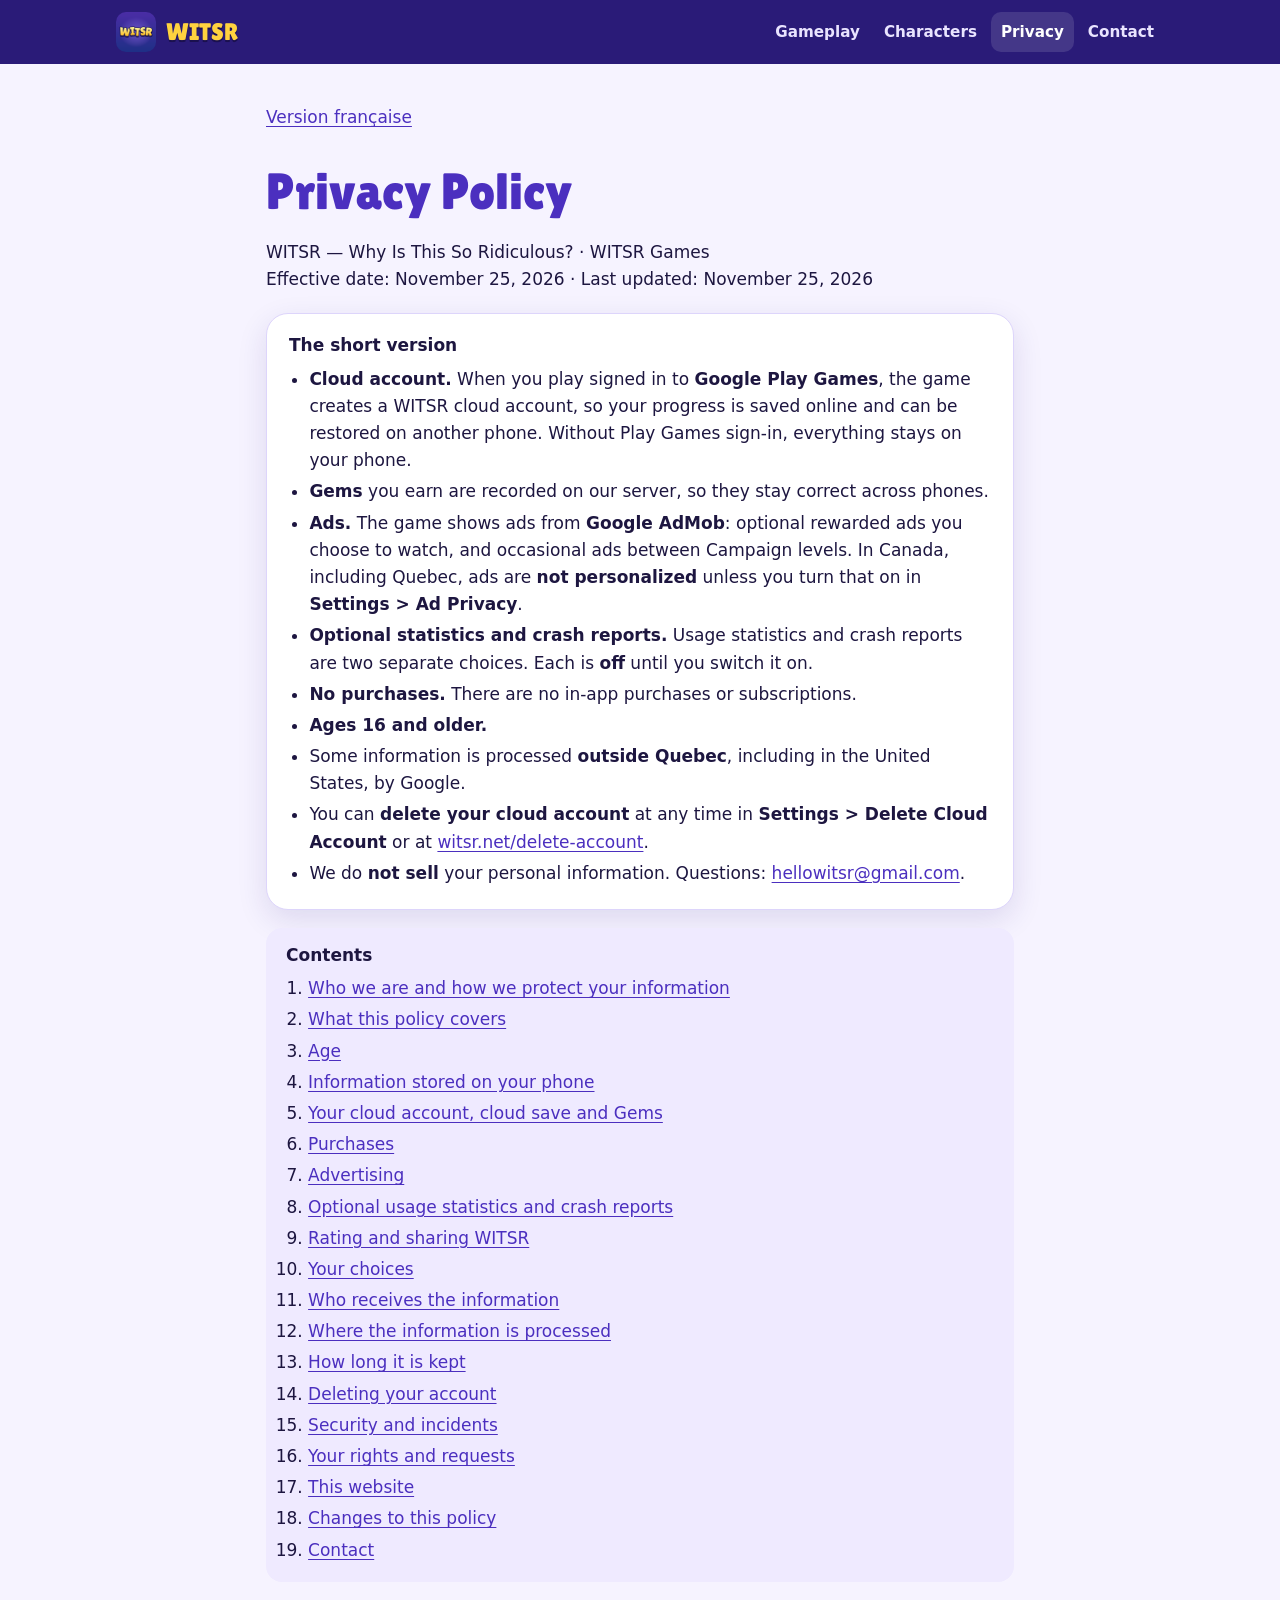
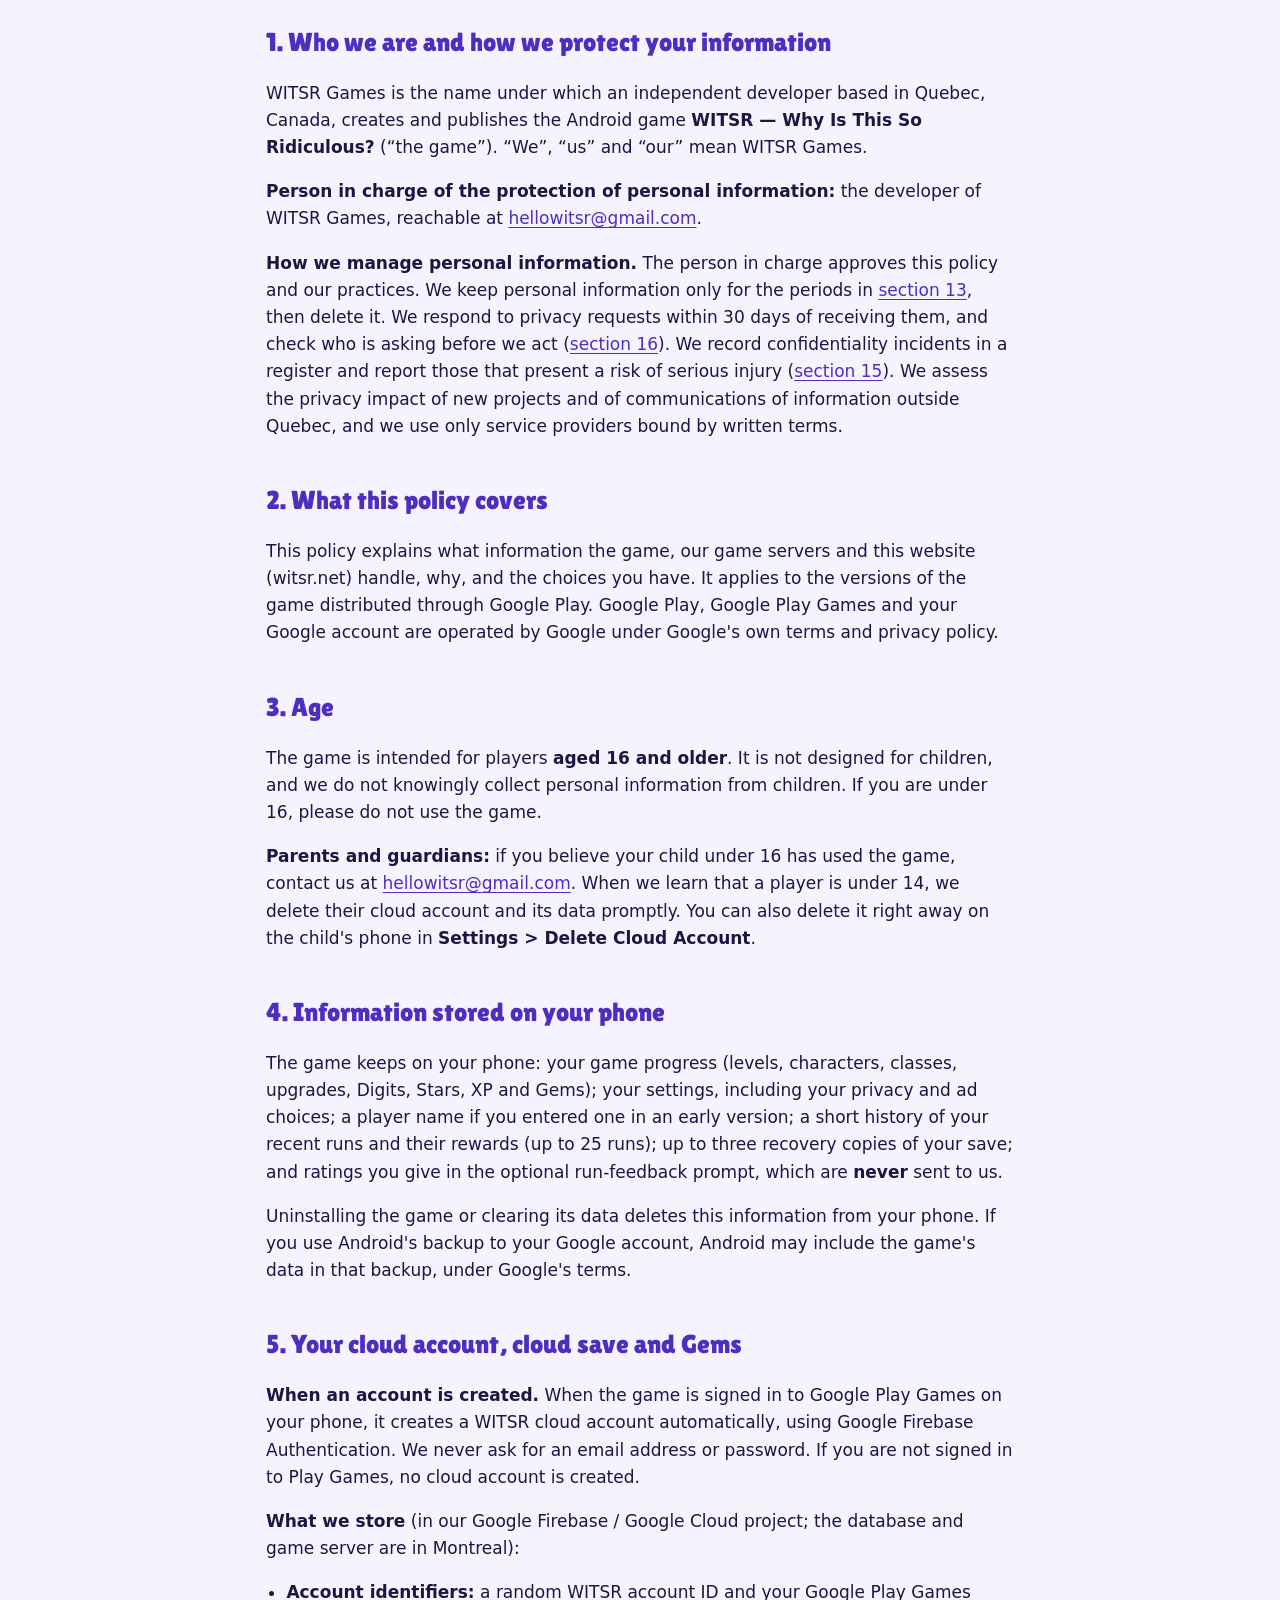
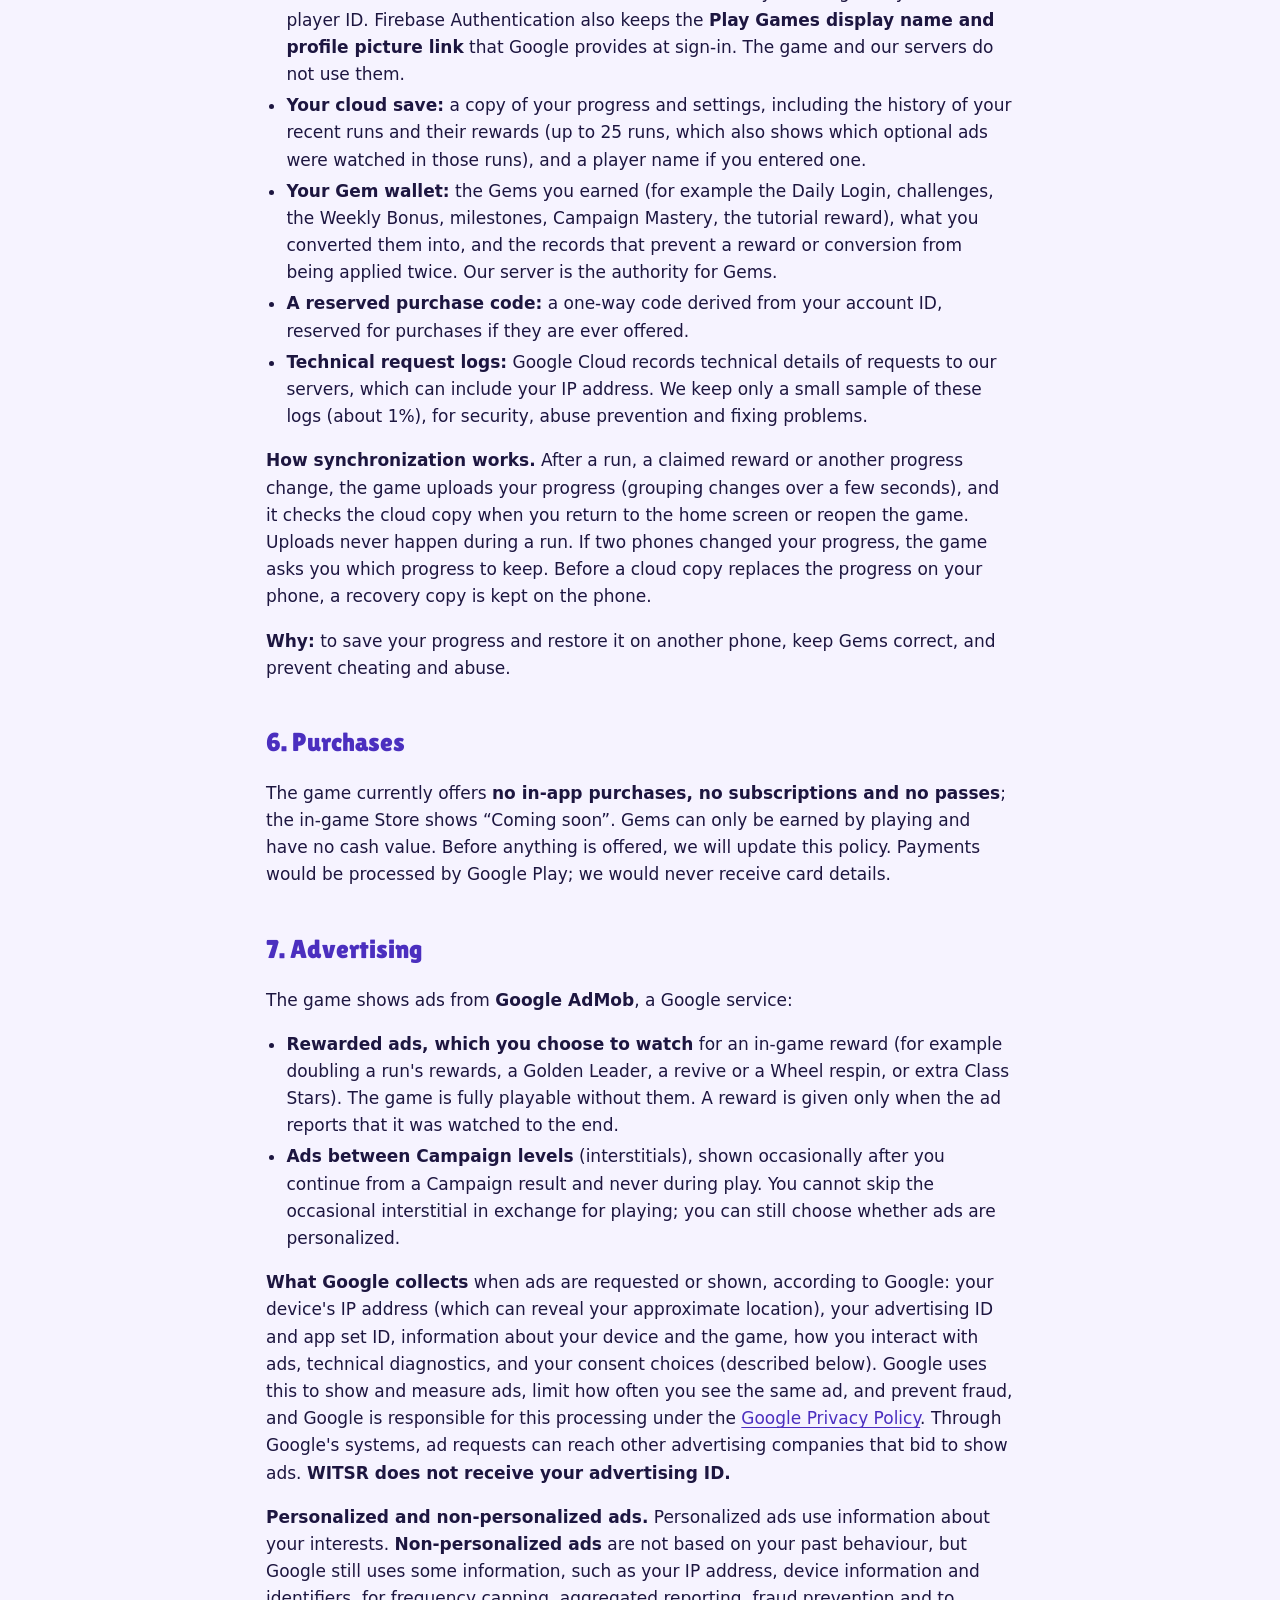
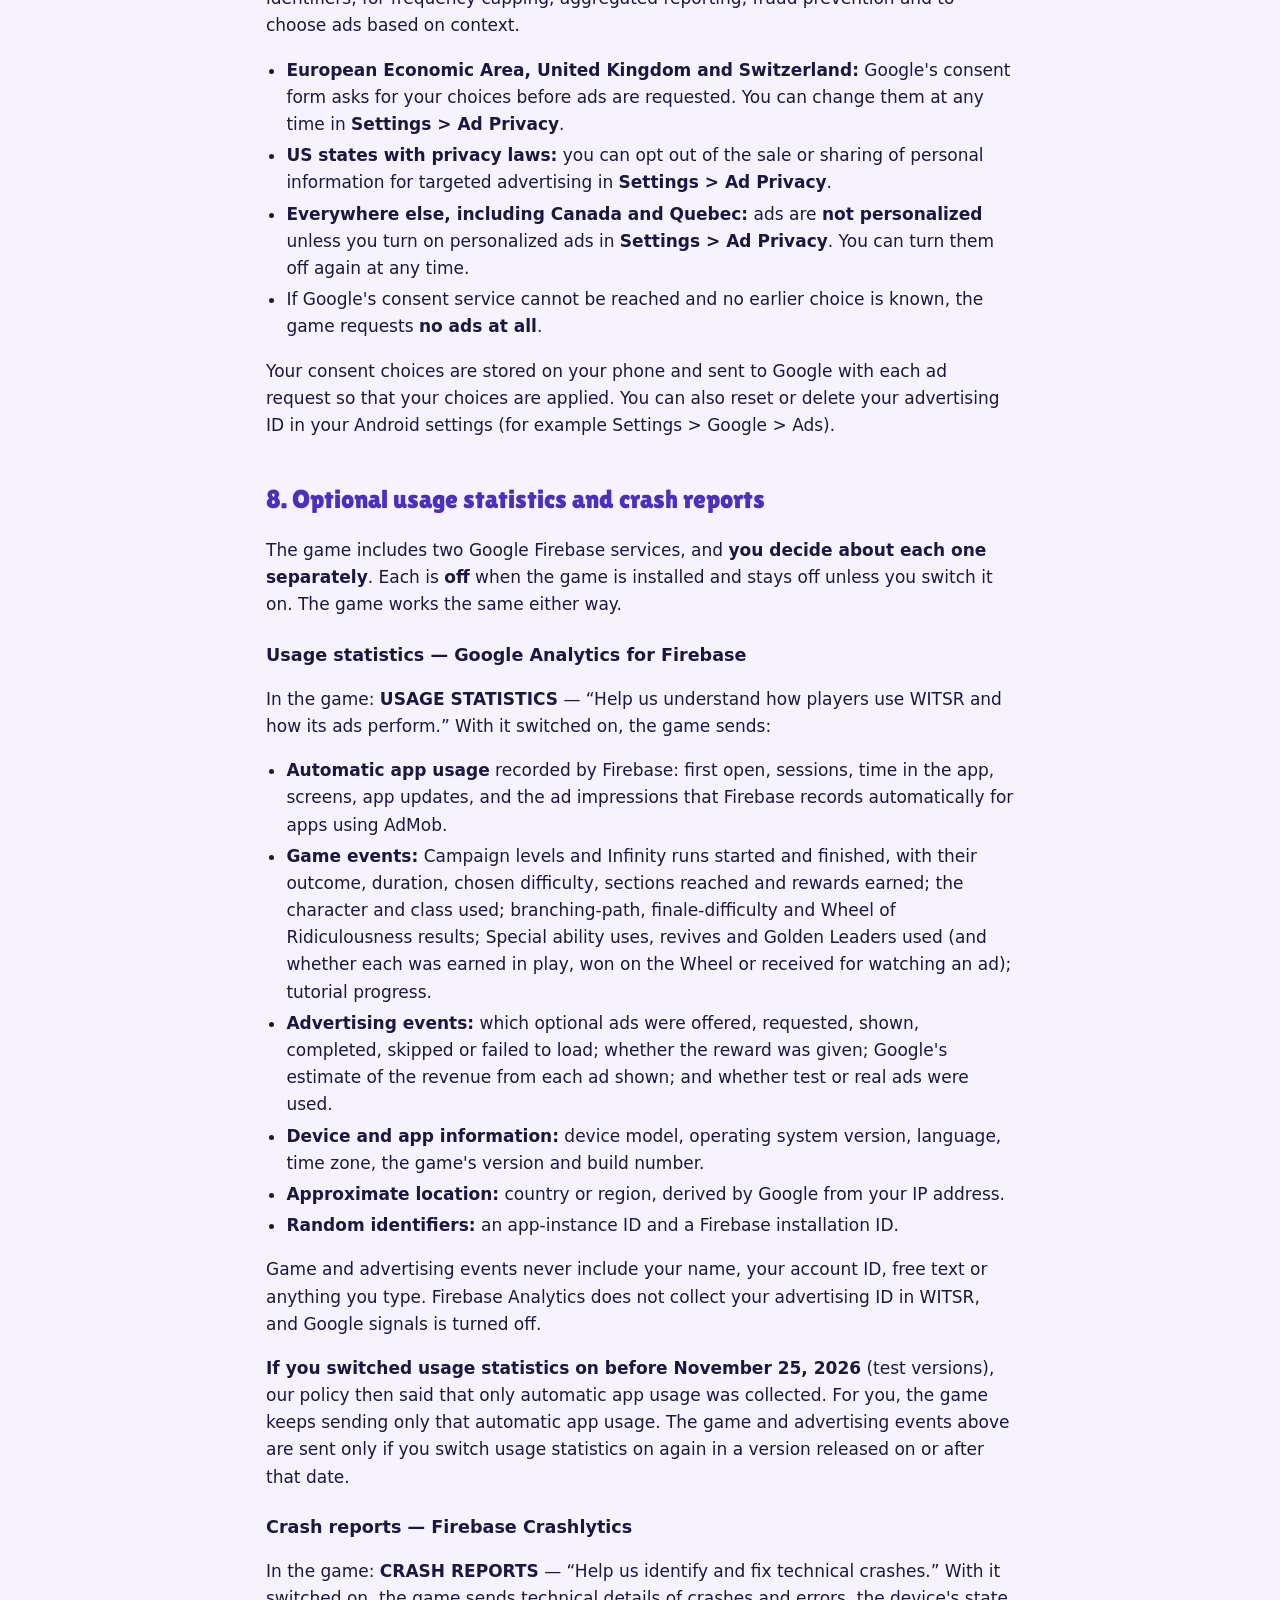
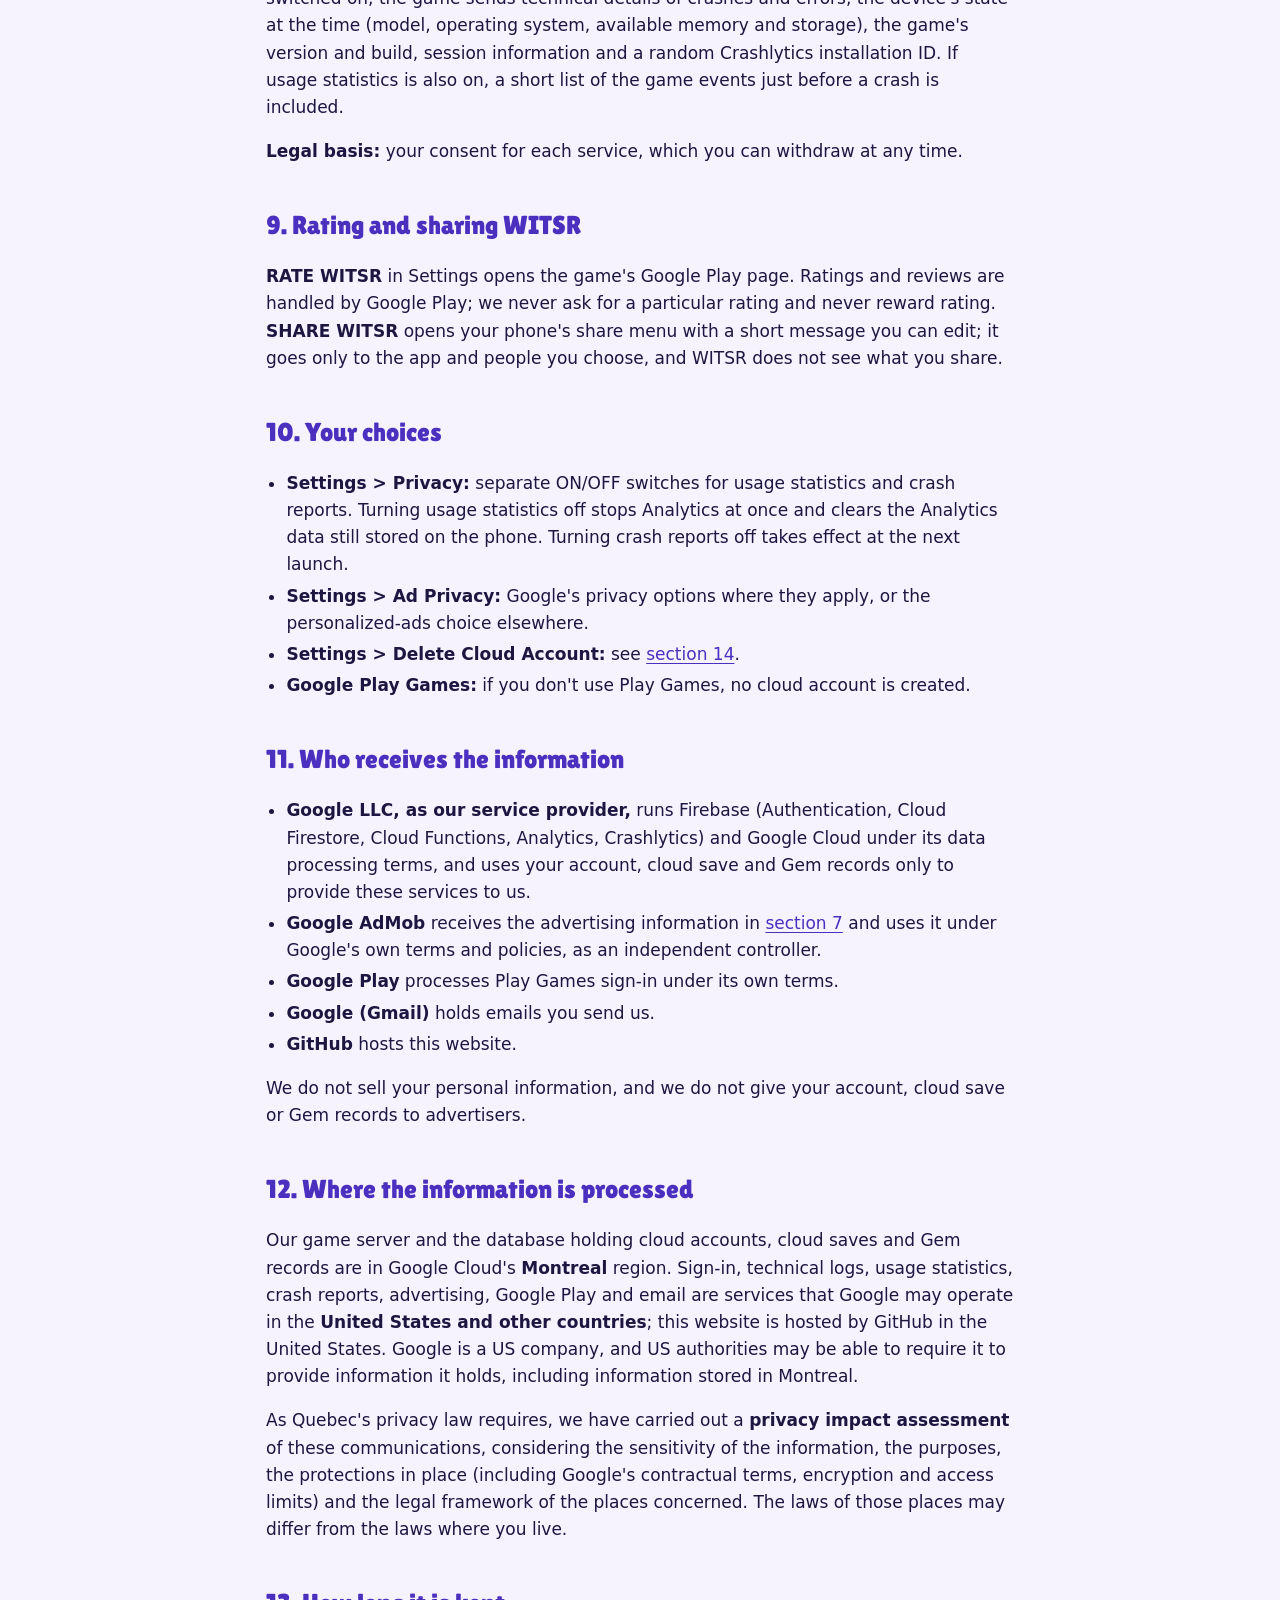
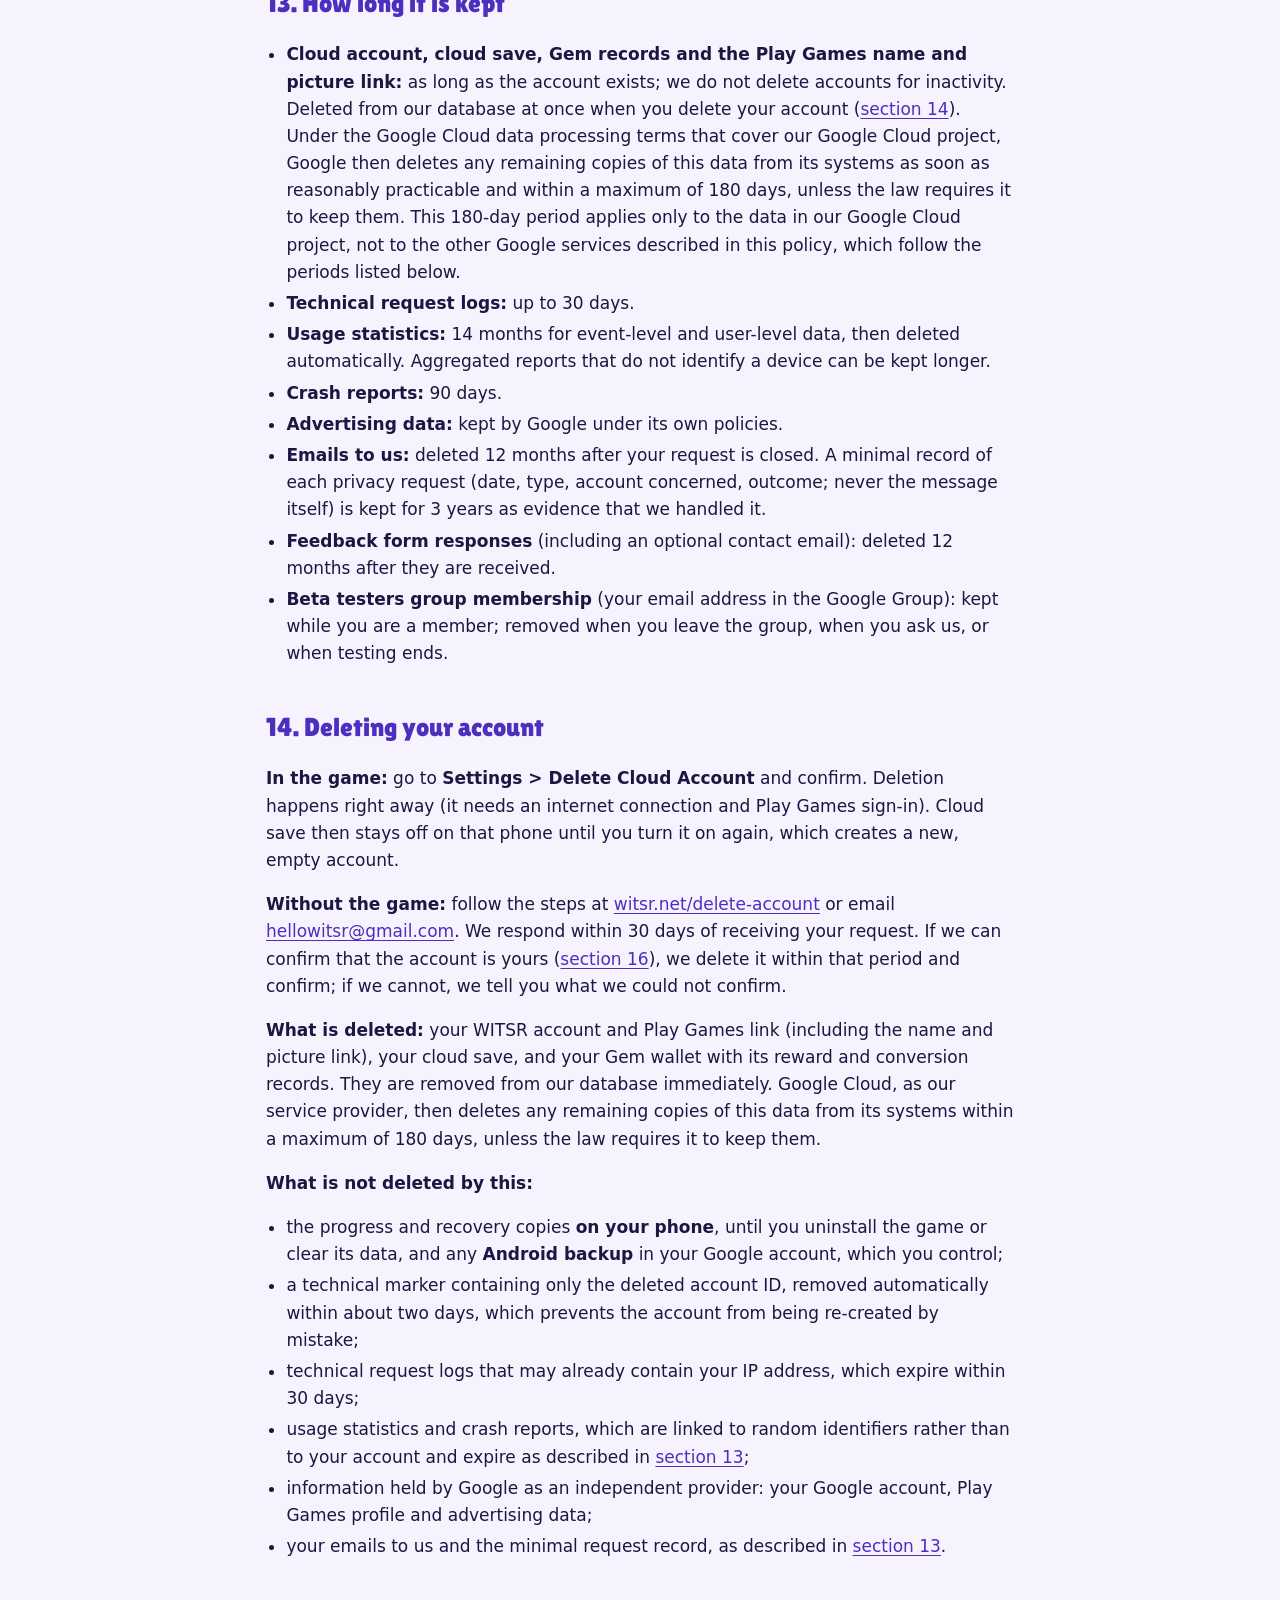
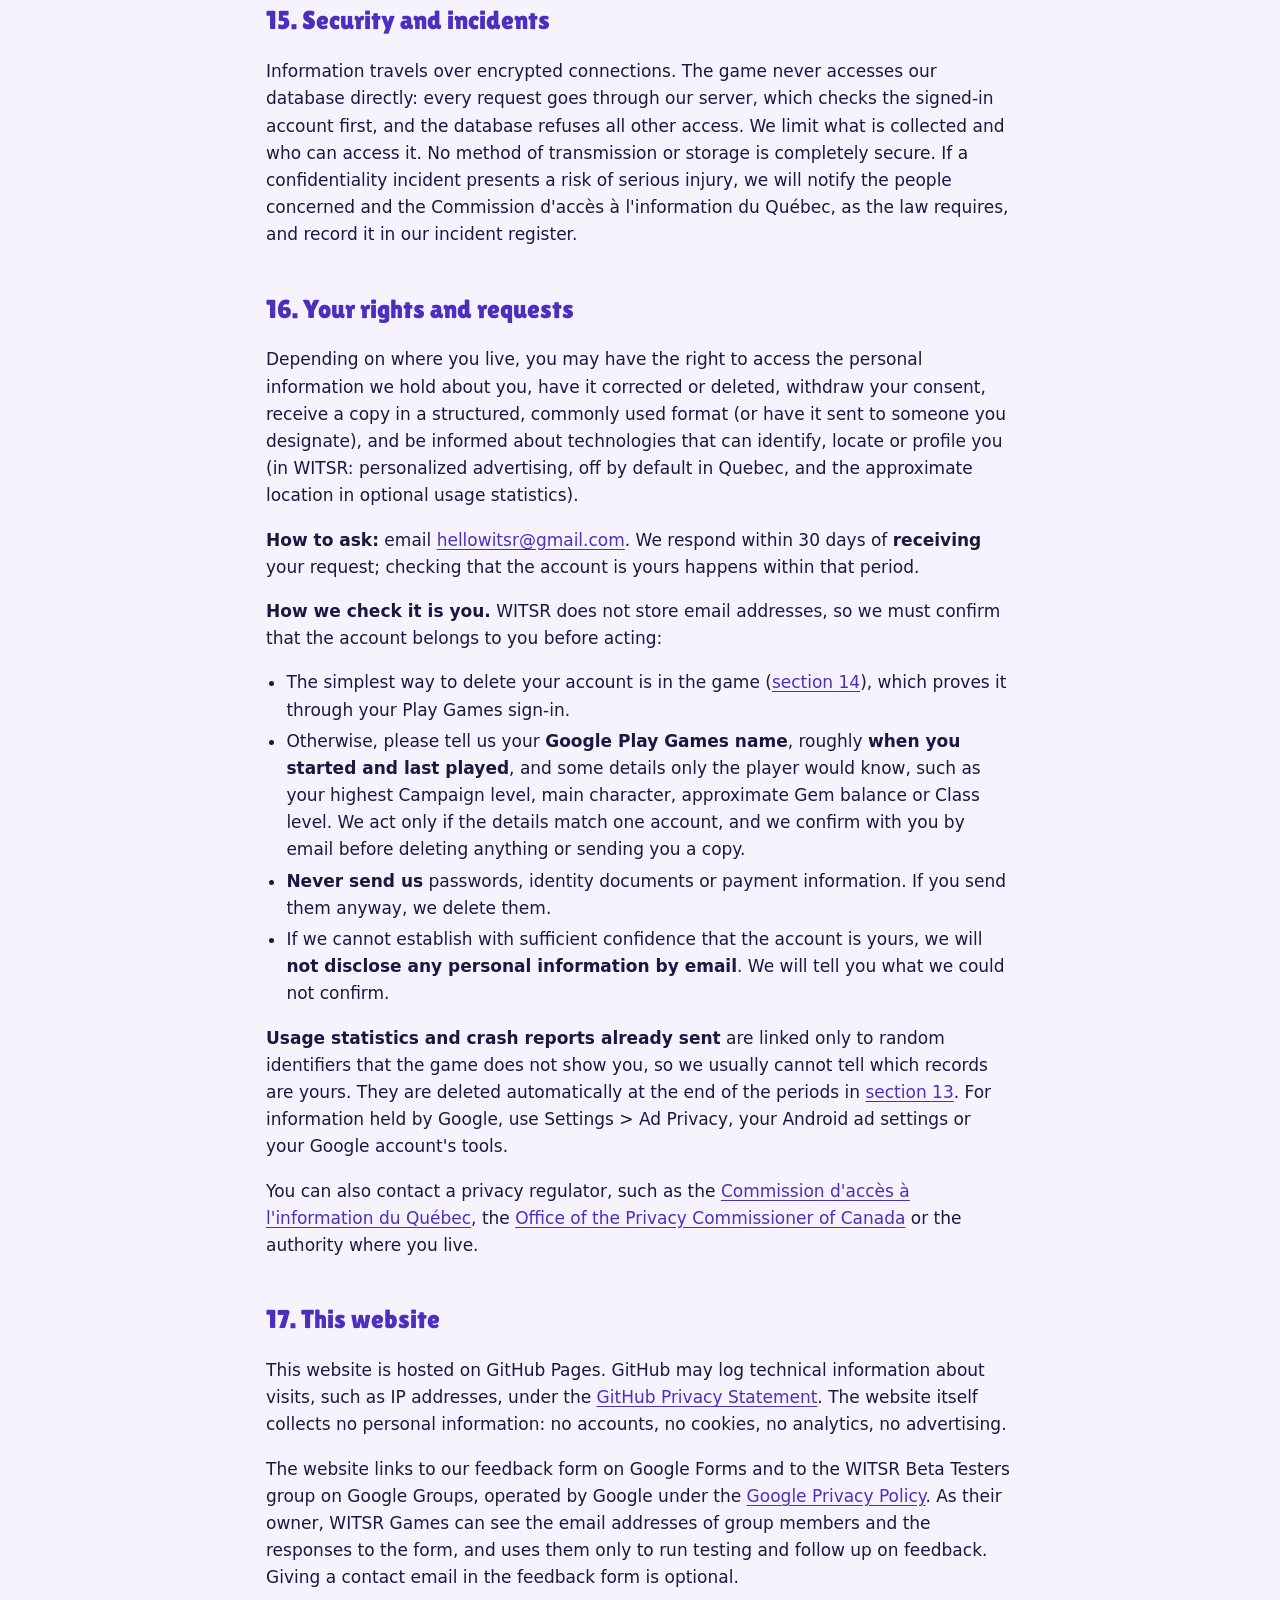
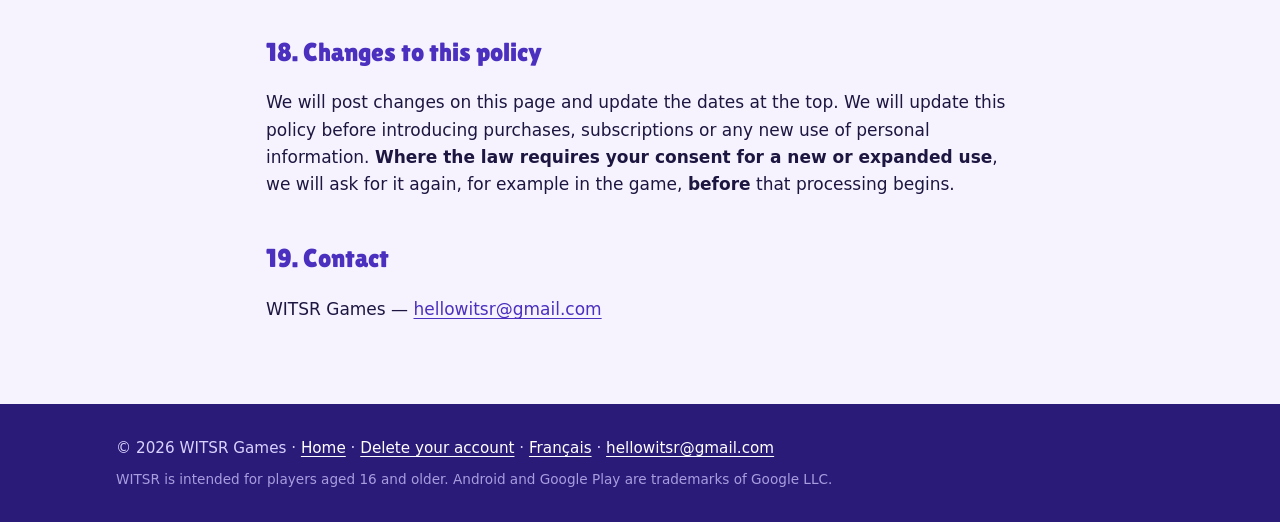
<file: privacy/index.html>
<!doctype html>
<html lang="en">
<head>
  <meta charset="utf-8">
  <meta name="viewport" content="width=device-width, initial-scale=1">
  <title>Privacy Policy — WITSR</title>
  <meta name="description" content="Privacy policy for WITSR — Why Is This So Ridiculous?, an Android game by WITSR Games.">
  <meta name="theme-color" content="#2a1b78">
  <link rel="alternate" hreflang="en" href="https://witsr.net/privacy/">
  <link rel="alternate" hreflang="fr" href="https://witsr.net/privacy/fr/">
  <link rel="icon" type="image/png" sizes="32x32" href="../assets/img/favicon-32.png">
  <link rel="apple-touch-icon" href="../assets/img/witsr-icon-192.png">
  <link rel="preload" href="../assets/fonts/LilitaOne-Regular.ttf" as="font" type="font/ttf" crossorigin>
  <link rel="stylesheet" href="../assets/css/style.css">
</head>
<body>
  <a class="skip" href="#main">Skip to content</a>

  <header class="site-header">
    <div class="wrap">
      <a class="brand" href="../" aria-label="WITSR home">
        <img src="../assets/img/witsr-icon-192.png" alt="" width="40" height="40">
        <span>WITSR</span>
      </a>
      <nav class="nav" aria-label="Main">
        <a href="../#gameplay">Gameplay</a>
        <a href="../#characters">Characters</a>
        <a href="./" aria-current="page">Privacy</a>
        <a href="../#contact">Contact</a>
      </nav>
    </div>
  </header>

  <main id="main" class="doc">
    <div class="wrap">

      <p class="meta"><a href="fr/" hreflang="fr" lang="fr">Version française</a></p>
      <h1>Privacy Policy</h1>
      <p class="meta">WITSR — Why Is This So Ridiculous? · WITSR Games<br>Effective date: November 25, 2026 · Last updated: November 25, 2026</p>

      <div class="summary">
        <strong>The short version</strong>
        <ul>
          <li><strong>Cloud account.</strong> When you play signed in to <strong>Google Play Games</strong>, the game creates a WITSR cloud account, so your progress is saved online and can be restored on another phone. Without Play Games sign-in, everything stays on your phone.</li>
          <li><strong>Gems</strong> you earn are recorded on our server, so they stay correct across phones.</li>
          <li><strong>Ads.</strong> The game shows ads from <strong>Google AdMob</strong>: optional rewarded ads you choose to watch, and occasional ads between Campaign levels. In Canada, including Quebec, ads are <strong>not personalized</strong> unless you turn that on in <strong>Settings &gt; Ad Privacy</strong>.</li>
          <li><strong>Optional statistics and crash reports.</strong> Usage statistics and crash reports are two separate choices. Each is <strong>off</strong> until you switch it on.</li>
          <li><strong>No purchases.</strong> There are no in-app purchases or subscriptions.</li>
          <li><strong>Ages 16 and older.</strong></li>
          <li>Some information is processed <strong>outside Quebec</strong>, including in the United States, by Google.</li>
          <li>You can <strong>delete your cloud account</strong> at any time in <strong>Settings &gt; Delete Cloud Account</strong> or at <a href="../delete-account/">witsr.net/delete-account</a>.</li>
          <li>We do <strong>not sell</strong> your personal information. Questions: <a href="mailto:hellowitsr@gmail.com">hellowitsr@gmail.com</a>.</li>
        </ul>
      </div>

      <nav class="toc" aria-label="Contents">
        <strong>Contents</strong>
        <ol>
          <li><a href="#who">Who we are and how we protect your information</a></li>
          <li><a href="#scope">What this policy covers</a></li>
          <li><a href="#age">Age</a></li>
          <li><a href="#device">Information stored on your phone</a></li>
          <li><a href="#cloud">Your cloud account, cloud save and Gems</a></li>
          <li><a href="#purchases">Purchases</a></li>
          <li><a href="#ads">Advertising</a></li>
          <li><a href="#optional">Optional usage statistics and crash reports</a></li>
          <li><a href="#rate">Rating and sharing WITSR</a></li>
          <li><a href="#choices">Your choices</a></li>
          <li><a href="#sharing">Who receives the information</a></li>
          <li><a href="#transfers">Where the information is processed</a></li>
          <li><a href="#retention">How long it is kept</a></li>
          <li><a href="#delete">Deleting your account</a></li>
          <li><a href="#security">Security and incidents</a></li>
          <li><a href="#rights">Your rights and requests</a></li>
          <li><a href="#website">This website</a></li>
          <li><a href="#changes">Changes to this policy</a></li>
          <li><a href="#contact">Contact</a></li>
        </ol>
      </nav>

      <h2 id="who">1. Who we are and how we protect your information</h2>
      <p>WITSR Games is the name under which an independent developer based in Quebec, Canada, creates and publishes the Android game <strong>WITSR — Why Is This So Ridiculous?</strong> (“the game”). “We”, “us” and “our” mean WITSR Games.</p>
      <p><strong>Person in charge of the protection of personal information:</strong> the developer of WITSR Games, reachable at <a href="mailto:hellowitsr@gmail.com">hellowitsr@gmail.com</a>.</p>
      <p><strong>How we manage personal information.</strong> The person in charge approves this policy and our practices. We keep personal information only for the periods in <a href="#retention">section 13</a>, then delete it. We respond to privacy requests within 30 days of receiving them, and check who is asking before we act (<a href="#rights">section 16</a>). We record confidentiality incidents in a register and report those that present a risk of serious injury (<a href="#security">section 15</a>). We assess the privacy impact of new projects and of communications of information outside Quebec, and we use only service providers bound by written terms.</p>

      <h2 id="scope">2. What this policy covers</h2>
      <p>This policy explains what information the game, our game servers and this website (witsr.net) handle, why, and the choices you have. It applies to the versions of the game distributed through Google Play. Google Play, Google Play Games and your Google account are operated by Google under Google's own terms and privacy policy.</p>

      <h2 id="age">3. Age</h2>
      <p>The game is intended for players <strong>aged 16 and older</strong>. It is not designed for children, and we do not knowingly collect personal information from children. If you are under 16, please do not use the game.</p>
      <p><strong>Parents and guardians:</strong> if you believe your child under 16 has used the game, contact us at <a href="mailto:hellowitsr@gmail.com">hellowitsr@gmail.com</a>. When we learn that a player is under 14, we delete their cloud account and its data promptly. You can also delete it right away on the child's phone in <strong>Settings &gt; Delete Cloud Account</strong>.</p>

      <h2 id="device">4. Information stored on your phone</h2>
      <p>The game keeps on your phone: your game progress (levels, characters, classes, upgrades, Digits, Stars, XP and Gems); your settings, including your privacy and ad choices; a player name if you entered one in an early version; a short history of your recent runs and their rewards (up to 25 runs); up to three recovery copies of your save; and ratings you give in the optional run-feedback prompt, which are <strong>never</strong> sent to us.</p>
      <p>Uninstalling the game or clearing its data deletes this information from your phone. If you use Android's backup to your Google account, Android may include the game's data in that backup, under Google's terms.</p>

      <h2 id="cloud">5. Your cloud account, cloud save and Gems</h2>
      <p><strong>When an account is created.</strong> When the game is signed in to Google Play Games on your phone, it creates a WITSR cloud account automatically, using Google Firebase Authentication. We never ask for an email address or password. If you are not signed in to Play Games, no cloud account is created.</p>
      <p><strong>What we store</strong> (in our Google Firebase / Google Cloud project; the database and game server are in Montreal):</p>
      <ul>
        <li><strong>Account identifiers:</strong> a random WITSR account ID and your Google Play Games player ID. Firebase Authentication also keeps the <strong>Play Games display name and profile picture link</strong> that Google provides at sign-in. The game and our servers do not use them.</li>
        <li><strong>Your cloud save:</strong> a copy of your progress and settings, including the history of your recent runs and their rewards (up to 25 runs, which also shows which optional ads were watched in those runs), and a player name if you entered one.</li>
        <li><strong>Your Gem wallet:</strong> the Gems you earned (for example the Daily Login, challenges, the Weekly Bonus, milestones, Campaign Mastery, the tutorial reward), what you converted them into, and the records that prevent a reward or conversion from being applied twice. Our server is the authority for Gems.</li>
        <li><strong>A reserved purchase code:</strong> a one-way code derived from your account ID, reserved for purchases if they are ever offered.</li>
        <li><strong>Technical request logs:</strong> Google Cloud records technical details of requests to our servers, which can include your IP address. We keep only a small sample of these logs (about 1%), for security, abuse prevention and fixing problems.</li>
      </ul>
      <p><strong>How synchronization works.</strong> After a run, a claimed reward or another progress change, the game uploads your progress (grouping changes over a few seconds), and it checks the cloud copy when you return to the home screen or reopen the game. Uploads never happen during a run. If two phones changed your progress, the game asks you which progress to keep. Before a cloud copy replaces the progress on your phone, a recovery copy is kept on the phone.</p>
      <p><strong>Why:</strong> to save your progress and restore it on another phone, keep Gems correct, and prevent cheating and abuse.</p>

      <h2 id="purchases">6. Purchases</h2>
      <p>The game currently offers <strong>no in-app purchases, no subscriptions and no passes</strong>; the in-game Store shows “Coming soon”. Gems can only be earned by playing and have no cash value. Before anything is offered, we will update this policy. Payments would be processed by Google Play; we would never receive card details.</p>

      <h2 id="ads">7. Advertising</h2>
      <p>The game shows ads from <strong>Google AdMob</strong>, a Google service:</p>
      <ul>
        <li><strong>Rewarded ads, which you choose to watch</strong> for an in-game reward (for example doubling a run's rewards, a Golden Leader, a revive or a Wheel respin, or extra Class Stars). The game is fully playable without them. A reward is given only when the ad reports that it was watched to the end.</li>
        <li><strong>Ads between Campaign levels</strong> (interstitials), shown occasionally after you continue from a Campaign result and never during play. You cannot skip the occasional interstitial in exchange for playing; you can still choose whether ads are personalized.</li>
      </ul>
      <p><strong>What Google collects</strong> when ads are requested or shown, according to Google: your device's IP address (which can reveal your approximate location), your advertising ID and app set ID, information about your device and the game, how you interact with ads, technical diagnostics, and your consent choices (described below). Google uses this to show and measure ads, limit how often you see the same ad, and prevent fraud, and Google is responsible for this processing under the <a href="https://policies.google.com/privacy" rel="noopener">Google Privacy Policy</a>. Through Google's systems, ad requests can reach other advertising companies that bid to show ads. <strong>WITSR does not receive your advertising ID.</strong></p>
      <p><strong>Personalized and non-personalized ads.</strong> Personalized ads use information about your interests. <strong>Non-personalized ads</strong> are not based on your past behaviour, but Google still uses some information, such as your IP address, device information and identifiers, for frequency capping, aggregated reporting, fraud prevention and to choose ads based on context.</p>
      <ul>
        <li><strong>European Economic Area, United Kingdom and Switzerland:</strong> Google's consent form asks for your choices before ads are requested. You can change them at any time in <strong>Settings &gt; Ad Privacy</strong>.</li>
        <li><strong>US states with privacy laws:</strong> you can opt out of the sale or sharing of personal information for targeted advertising in <strong>Settings &gt; Ad Privacy</strong>.</li>
        <li><strong>Everywhere else, including Canada and Quebec:</strong> ads are <strong>not personalized</strong> unless you turn on personalized ads in <strong>Settings &gt; Ad Privacy</strong>. You can turn them off again at any time.</li>
        <li>If Google's consent service cannot be reached and no earlier choice is known, the game requests <strong>no ads at all</strong>.</li>
      </ul>
      <p>Your consent choices are stored on your phone and sent to Google with each ad request so that your choices are applied. You can also reset or delete your advertising ID in your Android settings (for example Settings &gt; Google &gt; Ads).</p>

      <h2 id="optional">8. Optional usage statistics and crash reports</h2>
      <p>The game includes two Google Firebase services, and <strong>you decide about each one separately</strong>. Each is <strong>off</strong> when the game is installed and stays off unless you switch it on. The game works the same either way.</p>
      <h3>Usage statistics — Google Analytics for Firebase</h3>
      <p>In the game: <strong>USAGE STATISTICS</strong> — “Help us understand how players use WITSR and how its ads perform.” With it switched on, the game sends:</p>
      <ul>
        <li><strong>Automatic app usage</strong> recorded by Firebase: first open, sessions, time in the app, screens, app updates, and the ad impressions that Firebase records automatically for apps using AdMob.</li>
        <li><strong>Game events:</strong> Campaign levels and Infinity runs started and finished, with their outcome, duration, chosen difficulty, sections reached and rewards earned; the character and class used; branching-path, finale-difficulty and Wheel of Ridiculousness results; Special ability uses, revives and Golden Leaders used (and whether each was earned in play, won on the Wheel or received for watching an ad); tutorial progress.</li>
        <li><strong>Advertising events:</strong> which optional ads were offered, requested, shown, completed, skipped or failed to load; whether the reward was given; Google's estimate of the revenue from each ad shown; and whether test or real ads were used.</li>
        <li><strong>Device and app information:</strong> device model, operating system version, language, time zone, the game's version and build number.</li>
        <li><strong>Approximate location:</strong> country or region, derived by Google from your IP address.</li>
        <li><strong>Random identifiers:</strong> an app-instance ID and a Firebase installation ID.</li>
      </ul>
      <p>Game and advertising events never include your name, your account ID, free text or anything you type. Firebase Analytics does not collect your advertising ID in WITSR, and Google signals is turned off.</p>
      <p><strong>If you switched usage statistics on before November 25, 2026</strong> (test versions), our policy then said that only automatic app usage was collected. For you, the game keeps sending only that automatic app usage. The game and advertising events above are sent only if you switch usage statistics on again in a version released on or after that date.</p>
      <h3>Crash reports — Firebase Crashlytics</h3>
      <p>In the game: <strong>CRASH REPORTS</strong> — “Help us identify and fix technical crashes.” With it switched on, the game sends technical details of crashes and errors, the device's state at the time (model, operating system, available memory and storage), the game's version and build, session information and a random Crashlytics installation ID. If usage statistics is also on, a short list of the game events just before a crash is included.</p>
      <p><strong>Legal basis:</strong> your consent for each service, which you can withdraw at any time.</p>

      <h2 id="rate">9. Rating and sharing WITSR</h2>
      <p><strong>RATE WITSR</strong> in Settings opens the game's Google Play page. Ratings and reviews are handled by Google Play; we never ask for a particular rating and never reward rating. <strong>SHARE WITSR</strong> opens your phone's share menu with a short message you can edit; it goes only to the app and people you choose, and WITSR does not see what you share.</p>

      <h2 id="choices">10. Your choices</h2>
      <ul>
        <li><strong>Settings &gt; Privacy:</strong> separate ON/OFF switches for usage statistics and crash reports. Turning usage statistics off stops Analytics at once and clears the Analytics data still stored on the phone. Turning crash reports off takes effect at the next launch.</li>
        <li><strong>Settings &gt; Ad Privacy:</strong> Google's privacy options where they apply, or the personalized-ads choice elsewhere.</li>
        <li><strong>Settings &gt; Delete Cloud Account:</strong> see <a href="#delete">section 14</a>.</li>
        <li><strong>Google Play Games:</strong> if you don't use Play Games, no cloud account is created.</li>
      </ul>

      <h2 id="sharing">11. Who receives the information</h2>
      <ul>
        <li><strong>Google LLC, as our service provider,</strong> runs Firebase (Authentication, Cloud Firestore, Cloud Functions, Analytics, Crashlytics) and Google Cloud under its data processing terms, and uses your account, cloud save and Gem records only to provide these services to us.</li>
        <li><strong>Google AdMob</strong> receives the advertising information in <a href="#ads">section 7</a> and uses it under Google's own terms and policies, as an independent controller.</li>
        <li><strong>Google Play</strong> processes Play Games sign-in under its own terms.</li>
        <li><strong>Google (Gmail)</strong> holds emails you send us.</li>
        <li><strong>GitHub</strong> hosts this website.</li>
      </ul>
      <p>We do not sell your personal information, and we do not give your account, cloud save or Gem records to advertisers.</p>

      <h2 id="transfers">12. Where the information is processed</h2>
      <p>Our game server and the database holding cloud accounts, cloud saves and Gem records are in Google Cloud's <strong>Montreal</strong> region. Sign-in, technical logs, usage statistics, crash reports, advertising, Google Play and email are services that Google may operate in the <strong>United States and other countries</strong>; this website is hosted by GitHub in the United States. Google is a US company, and US authorities may be able to require it to provide information it holds, including information stored in Montreal.</p>
      <p>As Quebec's privacy law requires, we have carried out a <strong>privacy impact assessment</strong> of these communications, considering the sensitivity of the information, the purposes, the protections in place (including Google's contractual terms, encryption and access limits) and the legal framework of the places concerned. The laws of those places may differ from the laws where you live.</p>

      <h2 id="retention">13. How long it is kept</h2>
      <ul>
        <li><strong>Cloud account, cloud save, Gem records and the Play Games name and picture link:</strong> as long as the account exists; we do not delete accounts for inactivity. Deleted from our database at once when you delete your account (<a href="#delete">section 14</a>). Under the Google Cloud data processing terms that cover our Google Cloud project, Google then deletes any remaining copies of this data from its systems as soon as reasonably practicable and within a maximum of 180 days, unless the law requires it to keep them. This 180-day period applies only to the data in our Google Cloud project, not to the other Google services described in this policy, which follow the periods listed below.</li>
        <li><strong>Technical request logs:</strong> up to 30 days.</li>
        <li><strong>Usage statistics:</strong> 14 months for event-level and user-level data, then deleted automatically. Aggregated reports that do not identify a device can be kept longer.</li>
        <li><strong>Crash reports:</strong> 90 days.</li>
        <li><strong>Advertising data:</strong> kept by Google under its own policies.</li>
        <li><strong>Emails to us:</strong> deleted 12 months after your request is closed. A minimal record of each privacy request (date, type, account concerned, outcome; never the message itself) is kept for 3 years as evidence that we handled it.</li>
        <li><strong>Feedback form responses</strong> (including an optional contact email): deleted 12 months after they are received.</li>
        <li><strong>Beta testers group membership</strong> (your email address in the Google Group): kept while you are a member; removed when you leave the group, when you ask us, or when testing ends.</li>
      </ul>

      <h2 id="delete">14. Deleting your account</h2>
      <p><strong>In the game:</strong> go to <strong>Settings &gt; Delete Cloud Account</strong> and confirm. Deletion happens right away (it needs an internet connection and Play Games sign-in). Cloud save then stays off on that phone until you turn it on again, which creates a new, empty account.</p>
      <p><strong>Without the game:</strong> follow the steps at <a href="../delete-account/">witsr.net/delete-account</a> or email <a href="mailto:hellowitsr@gmail.com">hellowitsr@gmail.com</a>. We respond within 30 days of receiving your request. If we can confirm that the account is yours (<a href="#rights">section 16</a>), we delete it within that period and confirm; if we cannot, we tell you what we could not confirm.</p>
      <p><strong>What is deleted:</strong> your WITSR account and Play Games link (including the name and picture link), your cloud save, and your Gem wallet with its reward and conversion records. They are removed from our database immediately. Google Cloud, as our service provider, then deletes any remaining copies of this data from its systems within a maximum of 180 days, unless the law requires it to keep them.</p>
      <p><strong>What is not deleted by this:</strong></p>
      <ul>
        <li>the progress and recovery copies <strong>on your phone</strong>, until you uninstall the game or clear its data, and any <strong>Android backup</strong> in your Google account, which you control;</li>
        <li>a technical marker containing only the deleted account ID, removed automatically within about two days, which prevents the account from being re-created by mistake;</li>
        <li>technical request logs that may already contain your IP address, which expire within 30 days;</li>
        <li>usage statistics and crash reports, which are linked to random identifiers rather than to your account and expire as described in <a href="#retention">section 13</a>;</li>
        <li>information held by Google as an independent provider: your Google account, Play Games profile and advertising data;</li>
        <li>your emails to us and the minimal request record, as described in <a href="#retention">section 13</a>.</li>
      </ul>

      <h2 id="security">15. Security and incidents</h2>
      <p>Information travels over encrypted connections. The game never accesses our database directly: every request goes through our server, which checks the signed-in account first, and the database refuses all other access. We limit what is collected and who can access it. No method of transmission or storage is completely secure. If a confidentiality incident presents a risk of serious injury, we will notify the people concerned and the Commission d'accès à l'information du Québec, as the law requires, and record it in our incident register.</p>

      <h2 id="rights">16. Your rights and requests</h2>
      <p>Depending on where you live, you may have the right to access the personal information we hold about you, have it corrected or deleted, withdraw your consent, receive a copy in a structured, commonly used format (or have it sent to someone you designate), and be informed about technologies that can identify, locate or profile you (in WITSR: personalized advertising, off by default in Quebec, and the approximate location in optional usage statistics).</p>
      <p><strong>How to ask:</strong> email <a href="mailto:hellowitsr@gmail.com">hellowitsr@gmail.com</a>. We respond within 30 days of <strong>receiving</strong> your request; checking that the account is yours happens within that period.</p>
      <p><strong>How we check it is you.</strong> WITSR does not store email addresses, so we must confirm that the account belongs to you before acting:</p>
      <ul>
        <li>The simplest way to delete your account is in the game (<a href="#delete">section 14</a>), which proves it through your Play Games sign-in.</li>
        <li>Otherwise, please tell us your <strong>Google Play Games name</strong>, roughly <strong>when you started and last played</strong>, and some details only the player would know, such as your highest Campaign level, main character, approximate Gem balance or Class level. We act only if the details match one account, and we confirm with you by email before deleting anything or sending you a copy.</li>
        <li><strong>Never send us</strong> passwords, identity documents or payment information. If you send them anyway, we delete them.</li>
        <li>If we cannot establish with sufficient confidence that the account is yours, we will <strong>not disclose any personal information by email</strong>. We will tell you what we could not confirm.</li>
      </ul>
      <p><strong>Usage statistics and crash reports already sent</strong> are linked only to random identifiers that the game does not show you, so we usually cannot tell which records are yours. They are deleted automatically at the end of the periods in <a href="#retention">section 13</a>. For information held by Google, use Settings &gt; Ad Privacy, your Android ad settings or your Google account's tools.</p>
      <p>You can also contact a privacy regulator, such as the <a href="https://www.cai.gouv.qc.ca/" rel="noopener">Commission d'accès à l'information du Québec</a>, the <a href="https://www.priv.gc.ca/" rel="noopener">Office of the Privacy Commissioner of Canada</a> or the authority where you live.</p>

      <h2 id="website">17. This website</h2>
      <p>This website is hosted on GitHub Pages. GitHub may log technical information about visits, such as IP addresses, under the <a href="https://docs.github.com/site-policy/privacy-policies/github-general-privacy-statement" rel="noopener">GitHub Privacy Statement</a>. The website itself collects no personal information: no accounts, no cookies, no analytics, no advertising.</p>
      <p>The website links to our feedback form on Google Forms and to the WITSR Beta Testers group on Google Groups, operated by Google under the <a href="https://policies.google.com/privacy" rel="noopener">Google Privacy Policy</a>. As their owner, WITSR Games can see the email addresses of group members and the responses to the form, and uses them only to run testing and follow up on feedback. Giving a contact email in the feedback form is optional.</p>

      <h2 id="changes">18. Changes to this policy</h2>
      <p>We will post changes on this page and update the dates at the top. We will update this policy before introducing purchases, subscriptions or any new use of personal information. <strong>Where the law requires your consent for a new or expanded use</strong>, we will ask for it again, for example in the game, <strong>before</strong> that processing begins.</p>

      <h2 id="contact">19. Contact</h2>
      <p>WITSR Games — <a href="mailto:hellowitsr@gmail.com">hellowitsr@gmail.com</a></p>
    </div>
  </main>

  <footer class="site-footer">
    <div class="wrap">
      <p>© 2026 WITSR Games · <a href="../">Home</a> · <a href="../delete-account/">Delete your account</a> · <a href="fr/" hreflang="fr" lang="fr">Français</a> · <a href="mailto:hellowitsr@gmail.com">hellowitsr@gmail.com</a></p>
      <p class="fine">WITSR is intended for players aged 16 and older. Android and Google Play are trademarks of Google LLC.</p>
    </div>
  </footer>
</body>
</html>
</file>
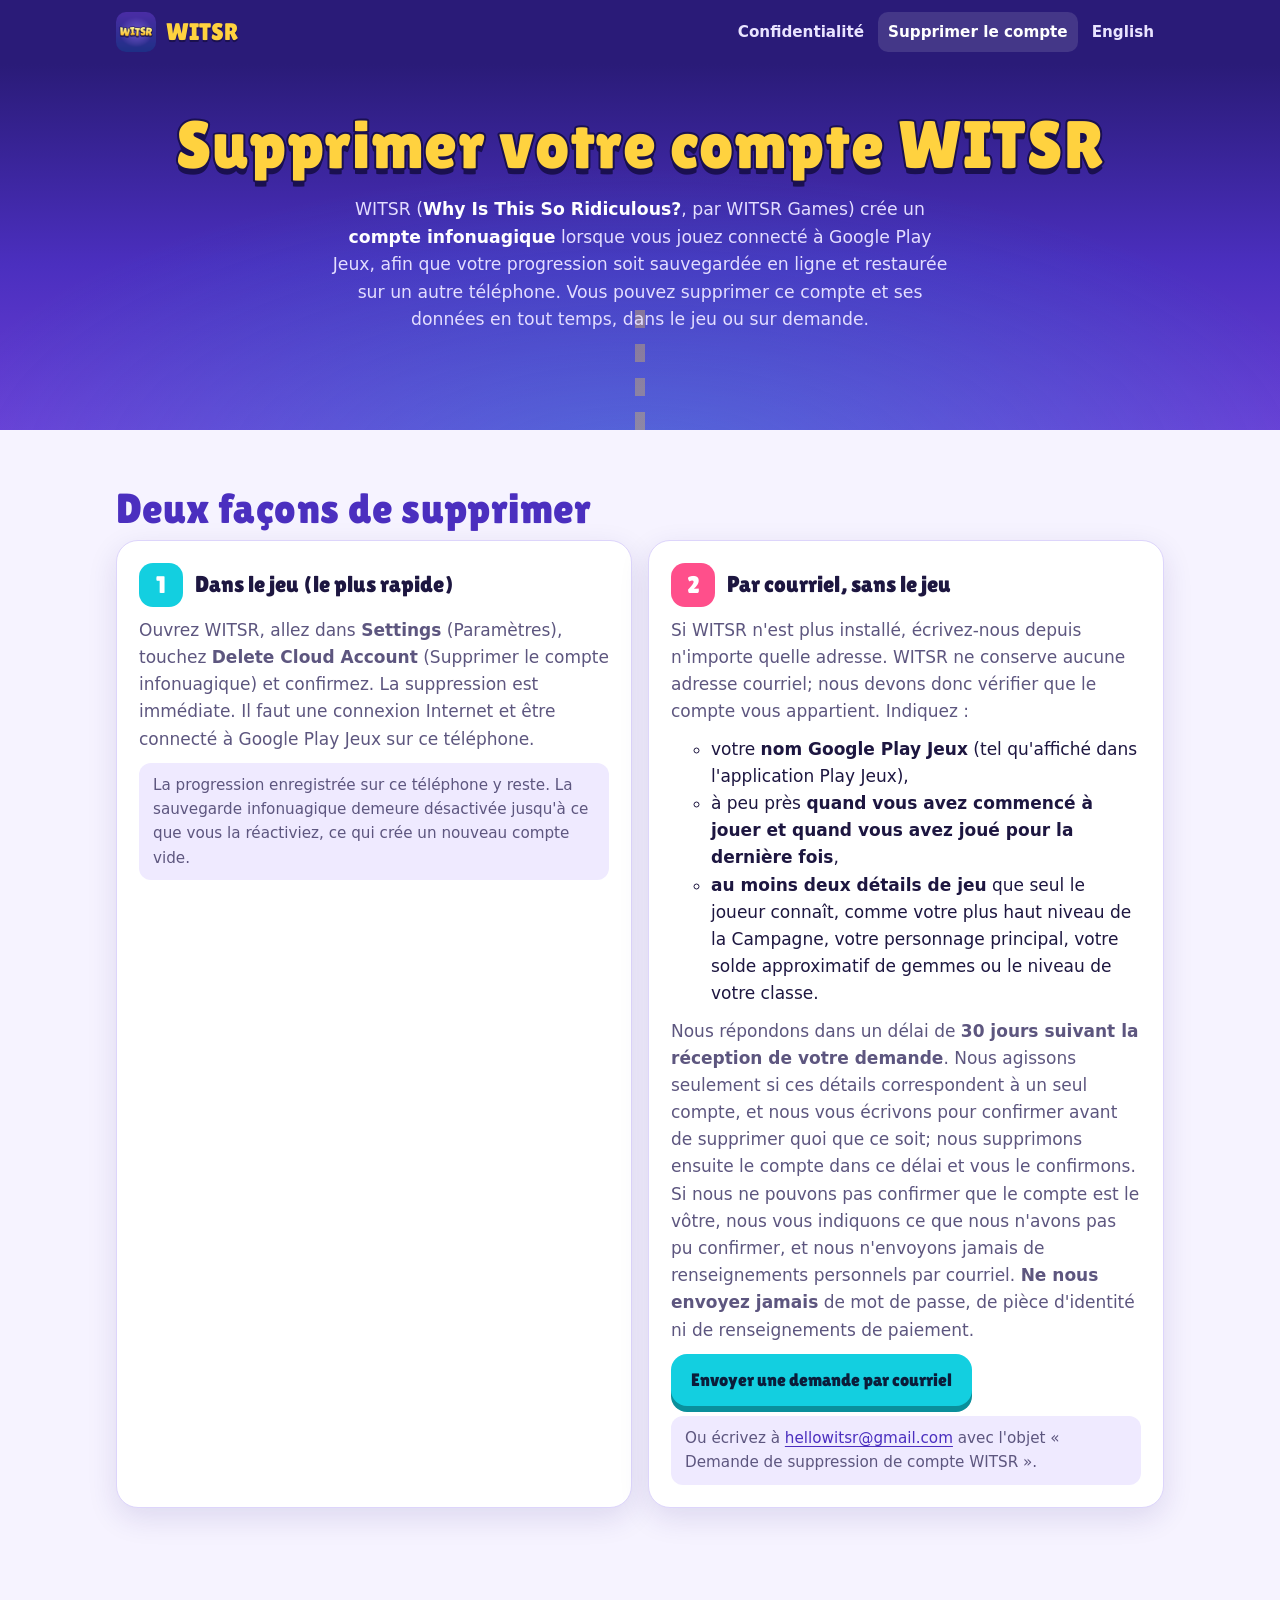
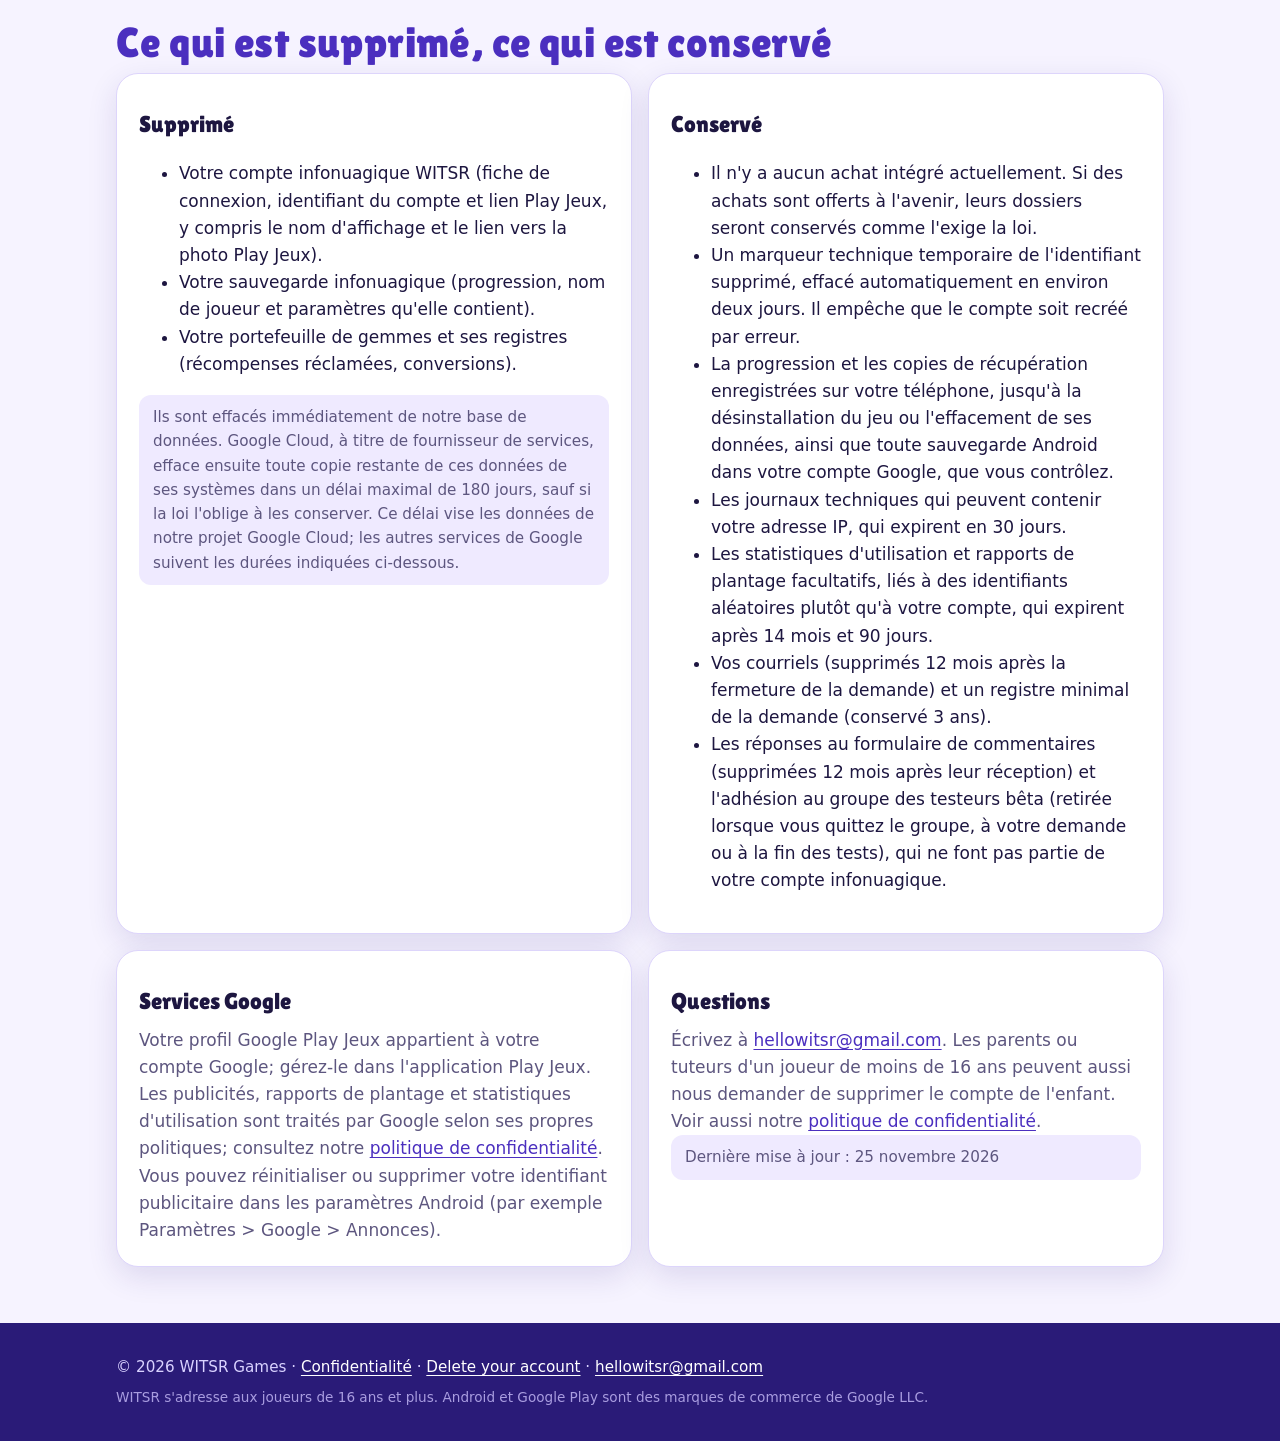
<file: delete-account/fr/index.html>
<!doctype html>
<html lang="fr">
<head>
  <meta charset="utf-8">
  <meta name="viewport" content="width=device-width, initial-scale=1">
  <title>Supprimer votre compte — WITSR</title>
  <meta name="description" content="Comment supprimer votre compte infonuagique WITSR et les données qui y sont liées : dans le jeu, ou sur demande sans réinstaller.">
  <meta name="theme-color" content="#2a1b78">
  <link rel="icon" type="image/png" sizes="32x32" href="../../assets/img/favicon-32.png">
  <link rel="apple-touch-icon" href="../../assets/img/witsr-icon-192.png">
  <link rel="preload" href="../../assets/fonts/LilitaOne-Regular.ttf" as="font" type="font/ttf" crossorigin>
  <link rel="alternate" hreflang="en" href="../">
  <link rel="stylesheet" href="../../assets/css/style.css">
</head>
<body>
  <a class="skip" href="#main">Aller au contenu</a>

  <header class="site-header">
    <div class="wrap">
      <a class="brand" href="../../" aria-label="Accueil WITSR">
        <img src="../../assets/img/witsr-icon-192.png" alt="" width="40" height="40">
        <span>WITSR</span>
      </a>
      <nav class="nav" aria-label="Principal">
        <a href="../../privacy/fr/">Confidentialité</a>
        <a href="./" aria-current="page">Supprimer le compte</a>
        <a href="../" hreflang="en" lang="en">English</a>
      </nav>
    </div>
  </header>

  <main id="main">
    <section class="hero beta-hero" aria-labelledby="del-title">
      <div class="wrap">
        <h1 id="del-title" class="display beta-title">Supprimer votre compte WITSR</h1>
        <p class="tagline">WITSR (<strong>Why Is This So Ridiculous?</strong>, par WITSR Games) crée un <strong>compte infonuagique</strong> lorsque vous jouez connecté à Google Play Jeux, afin que votre progression soit sauvegardée en ligne et restaurée sur un autre téléphone. Vous pouvez supprimer ce compte et ses données en tout temps, dans le jeu ou sur demande.</p>
      </div>
    </section>

    <section aria-labelledby="ways-title">
      <div class="wrap">
        <h2 id="ways-title" class="section-title display">Deux façons de supprimer</h2>
        <ol class="steps">
          <li class="card step">
            <div class="step-head"><span class="step-num c-cyan" aria-hidden="true">1</span><h3>Dans le jeu (le plus rapide)</h3></div>
            <p>Ouvrez WITSR, allez dans <strong>Settings</strong> (Paramètres), touchez <strong>Delete Cloud Account</strong> (Supprimer le compte infonuagique) et confirmez. La suppression est immédiate. Il faut une connexion Internet et être connecté à Google Play Jeux sur ce téléphone.</p>
            <p class="step-note">La progression enregistrée sur ce téléphone y reste. La sauvegarde infonuagique demeure désactivée jusqu'à ce que vous la réactiviez, ce qui crée un nouveau compte vide.</p>
          </li>
          <li class="card step">
            <div class="step-head"><span class="step-num c-pink" aria-hidden="true">2</span><h3>Par courriel, sans le jeu</h3></div>
            <p>Si WITSR n'est plus installé, écrivez-nous depuis n'importe quelle adresse. WITSR ne conserve aucune adresse courriel; nous devons donc vérifier que le compte vous appartient. Indiquez :</p>
            <ul>
              <li>votre <strong>nom Google Play Jeux</strong> (tel qu'affiché dans l'application Play Jeux),</li>
              <li>à peu près <strong>quand vous avez commencé à jouer et quand vous avez joué pour la dernière fois</strong>,</li>
              <li><strong>au moins deux détails de jeu</strong> que seul le joueur connaît, comme votre plus haut niveau de la Campagne, votre personnage principal, votre solde approximatif de gemmes ou le niveau de votre classe.</li>
            </ul>
            <p>Nous répondons dans un délai de <strong>30 jours suivant la réception de votre demande</strong>. Nous agissons seulement si ces détails correspondent à un seul compte, et nous vous écrivons pour confirmer avant de supprimer quoi que ce soit; nous supprimons ensuite le compte dans ce délai et vous le confirmons. Si nous ne pouvons pas confirmer que le compte est le vôtre, nous vous indiquons ce que nous n'avons pas pu confirmer, et nous n'envoyons jamais de renseignements personnels par courriel. <strong>Ne nous envoyez jamais</strong> de mot de passe, de pièce d'identité ni de renseignements de paiement.</p>
            <a class="btn btn-step" href="mailto:hellowitsr@gmail.com?subject=Demande%20de%20suppression%20de%20compte%20WITSR&amp;body=Veuillez%20supprimer%20mon%20compte%20infonuagique%20WITSR.%0A%0ANom%20Google%20Play%20Jeux%20%3A%20%0AQuand%20j%27ai%20commenc%C3%A9%20et%20quand%20j%27ai%20jou%C3%A9%20pour%20la%20derni%C3%A8re%20fois%20%28approximativement%29%20%3A%20%0ADeux%20d%C3%A9tails%20de%20jeu%20ou%20plus%20%28plus%20haut%20niveau%20de%20la%20Campagne%2C%20personnage%20principal%2C%20solde%20approximatif%20de%20gemmes%2C%20niveau%20de%20classe%29%20%3A%20%0A">Envoyer une demande par courriel</a>
            <p class="step-note">Ou écrivez à <a href="mailto:hellowitsr@gmail.com">hellowitsr@gmail.com</a> avec l'objet « Demande de suppression de compte WITSR ».</p>
          </li>
        </ol>
      </div>
    </section>

    <section aria-labelledby="what-title">
      <div class="wrap">
        <h2 id="what-title" class="section-title display">Ce qui est supprimé, ce qui est conservé</h2>
        <div class="grid two">
          <div class="card">
            <h3>Supprimé</h3>
            <ul>
              <li>Votre compte infonuagique WITSR (fiche de connexion, identifiant du compte et lien Play Jeux, y compris le nom d'affichage et le lien vers la photo Play Jeux).</li>
              <li>Votre sauvegarde infonuagique (progression, nom de joueur et paramètres qu'elle contient).</li>
              <li>Votre portefeuille de gemmes et ses registres (récompenses réclamées, conversions).</li>
            </ul>
            <p class="step-note">Ils sont effacés immédiatement de notre base de données. Google Cloud, à titre de fournisseur de services, efface ensuite toute copie restante de ces données de ses systèmes dans un délai maximal de 180 jours, sauf si la loi l'oblige à les conserver. Ce délai vise les données de notre projet Google Cloud; les autres services de Google suivent les durées indiquées ci-dessous.</p>
          </div>
          <div class="card">
            <h3>Conservé</h3>
            <ul>
              <li>Il n'y a aucun achat intégré actuellement. Si des achats sont offerts à l'avenir, leurs dossiers seront conservés comme l'exige la loi.</li>
              <li>Un marqueur technique temporaire de l'identifiant supprimé, effacé automatiquement en environ deux jours. Il empêche que le compte soit recréé par erreur.</li>
              <li>La progression et les copies de récupération enregistrées sur votre téléphone, jusqu'à la désinstallation du jeu ou l'effacement de ses données, ainsi que toute sauvegarde Android dans votre compte Google, que vous contrôlez.</li>
              <li>Les journaux techniques qui peuvent contenir votre adresse IP, qui expirent en 30 jours.</li>
              <li>Les statistiques d'utilisation et rapports de plantage facultatifs, liés à des identifiants aléatoires plutôt qu'à votre compte, qui expirent après 14 mois et 90 jours.</li>
              <li>Vos courriels (supprimés 12 mois après la fermeture de la demande) et un registre minimal de la demande (conservé 3 ans).</li>
              <li>Les réponses au formulaire de commentaires (supprimées 12 mois après leur réception) et l'adhésion au groupe des testeurs bêta (retirée lorsque vous quittez le groupe, à votre demande ou à la fin des tests), qui ne font pas partie de votre compte infonuagique.</li>
            </ul>
          </div>
          <div class="card">
            <h3>Services Google</h3>
            <p>Votre profil Google Play Jeux appartient à votre compte Google; gérez-le dans l'application Play Jeux. Les publicités, rapports de plantage et statistiques d'utilisation sont traités par Google selon ses propres politiques; consultez notre <a href="../../privacy/fr/">politique de confidentialité</a>. Vous pouvez réinitialiser ou supprimer votre identifiant publicitaire dans les paramètres Android (par exemple Paramètres &gt; Google &gt; Annonces).</p>
          </div>
          <div class="card">
            <h3>Questions</h3>
            <p>Écrivez à <a href="mailto:hellowitsr@gmail.com">hellowitsr@gmail.com</a>. Les parents ou tuteurs d'un joueur de moins de 16 ans peuvent aussi nous demander de supprimer le compte de l'enfant. Voir aussi notre <a href="../../privacy/fr/">politique de confidentialité</a>.</p>
            <p class="step-note">Dernière mise à jour : 25 novembre 2026</p>
          </div>
        </div>
      </div>
    </section>
  </main>

  <footer class="site-footer">
    <div class="wrap">
      <p>© 2026 WITSR Games · <a href="../../privacy/fr/">Confidentialité</a> · <a href="../" hreflang="en" lang="en">Delete your account</a> · <a href="mailto:hellowitsr@gmail.com">hellowitsr@gmail.com</a></p>
      <p class="fine">WITSR s'adresse aux joueurs de 16 ans et plus. Android et Google Play sont des marques de commerce de Google LLC.</p>
    </div>
  </footer>
</body>
</html>
</file>
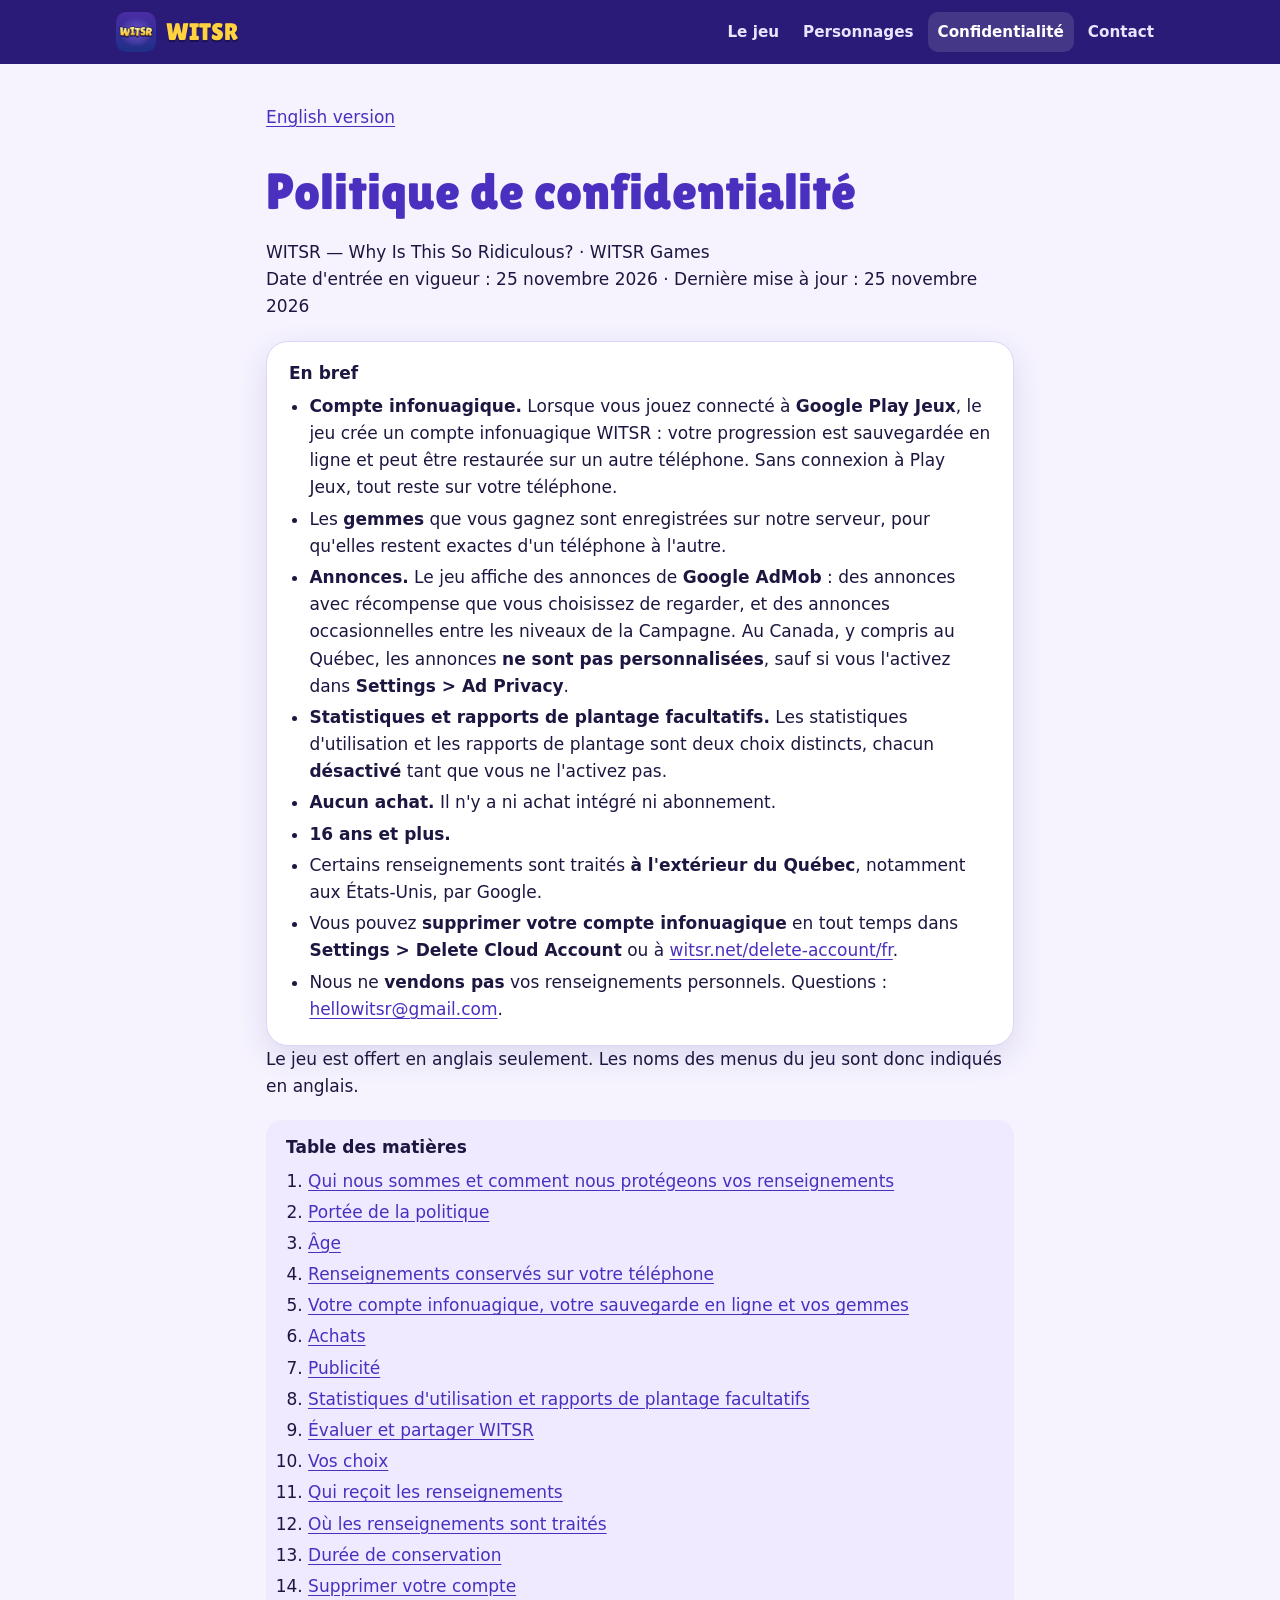
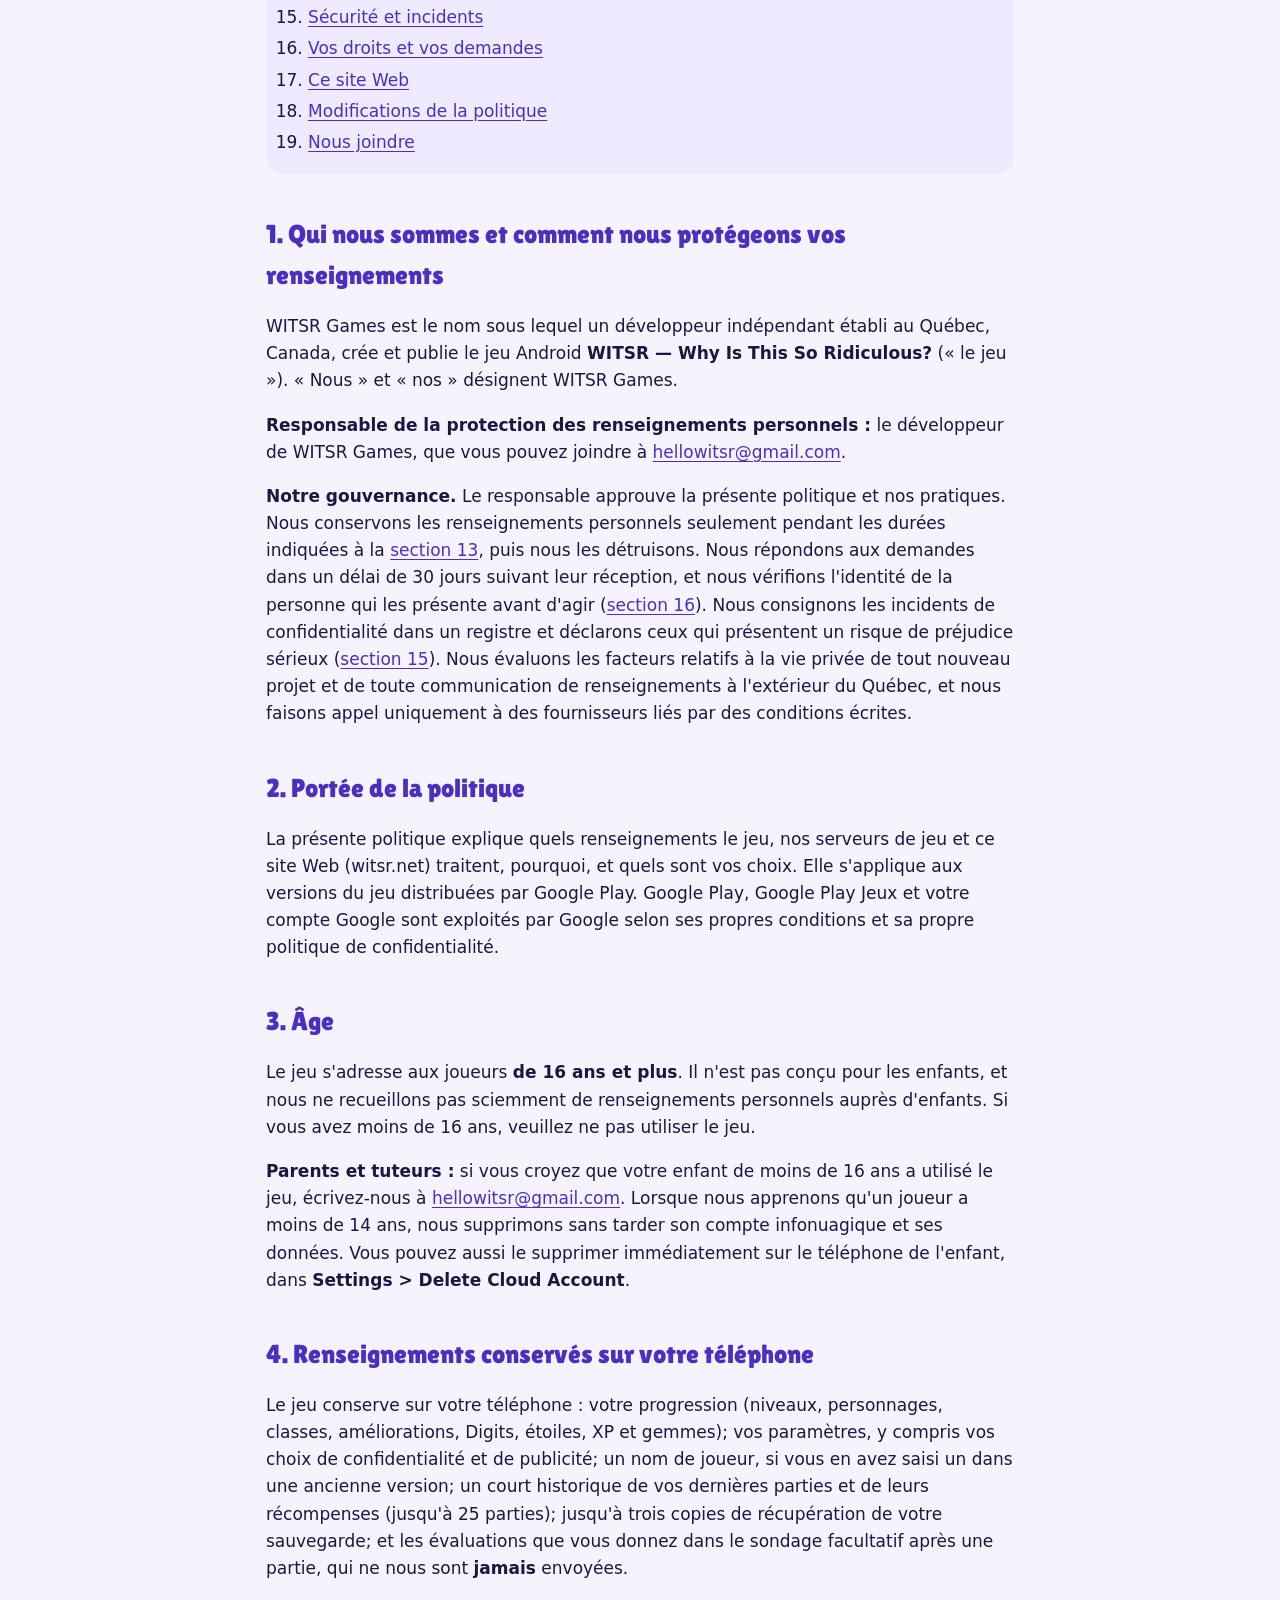
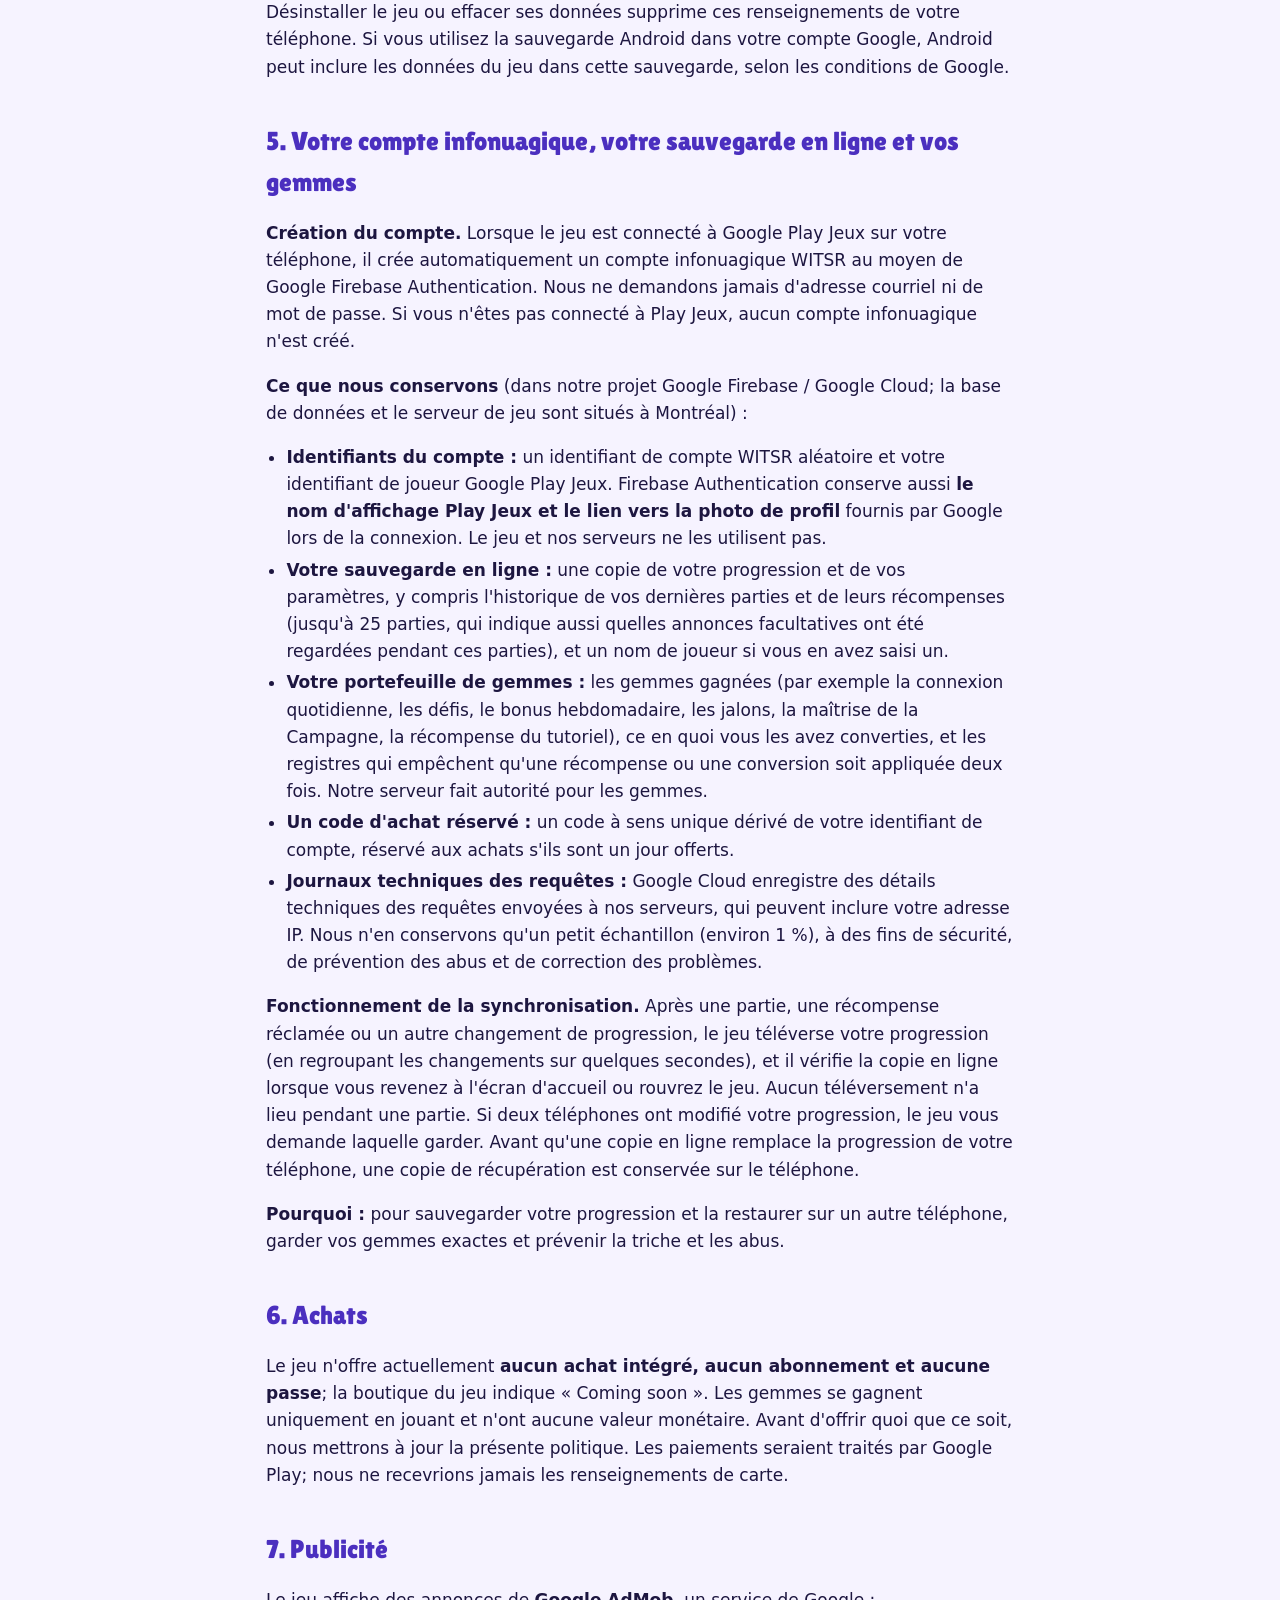
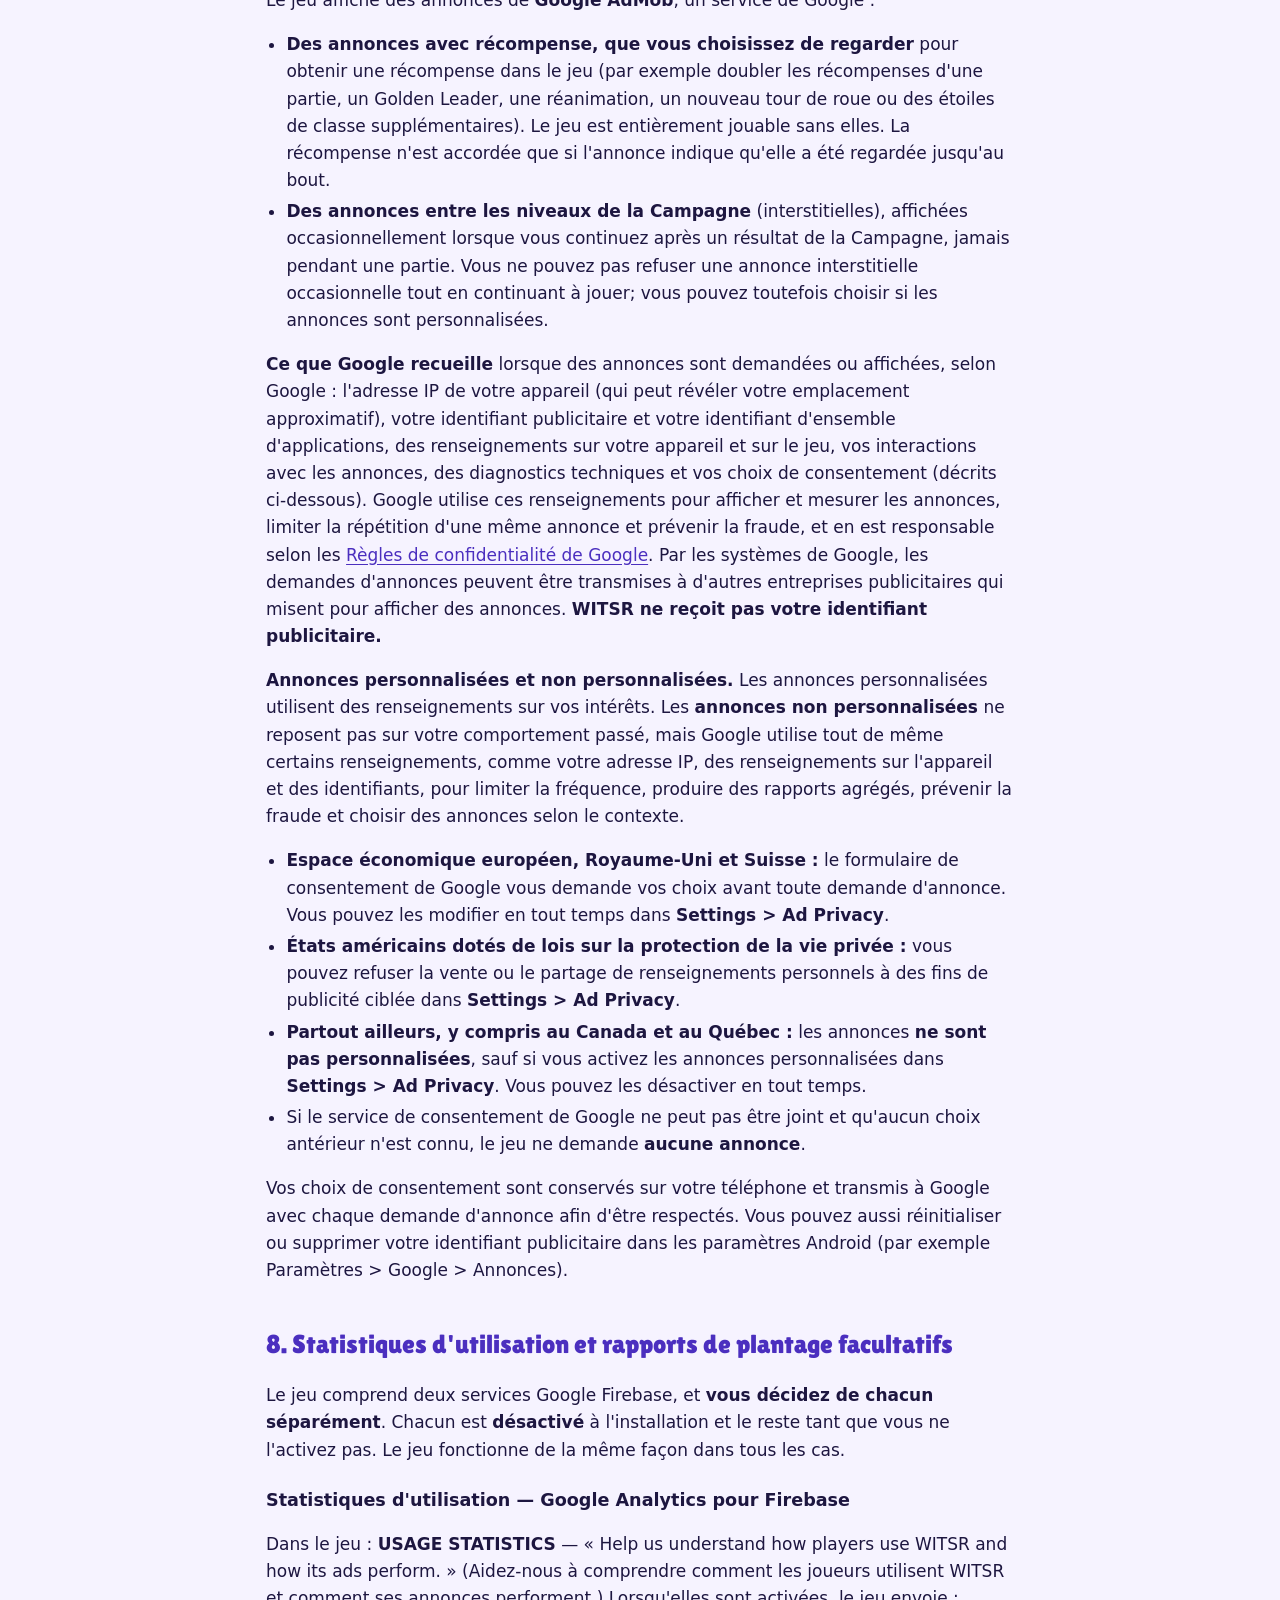
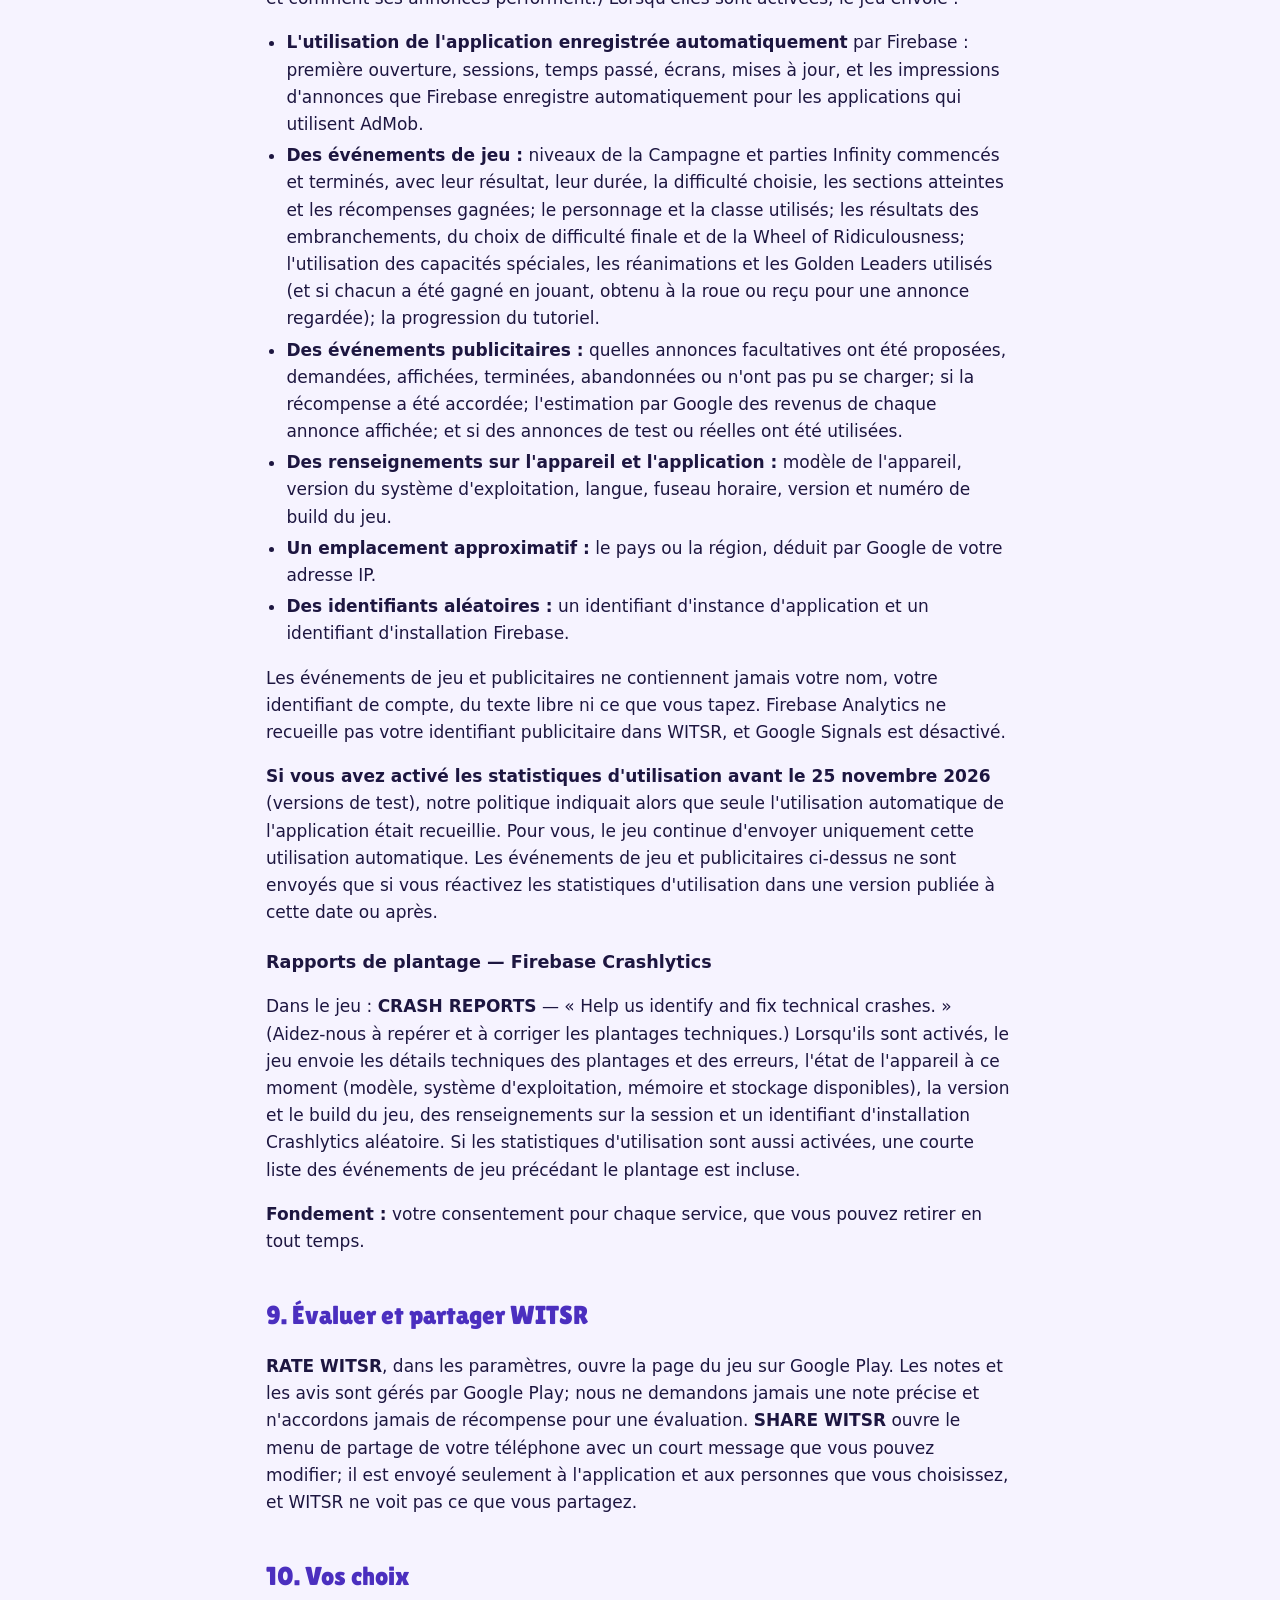
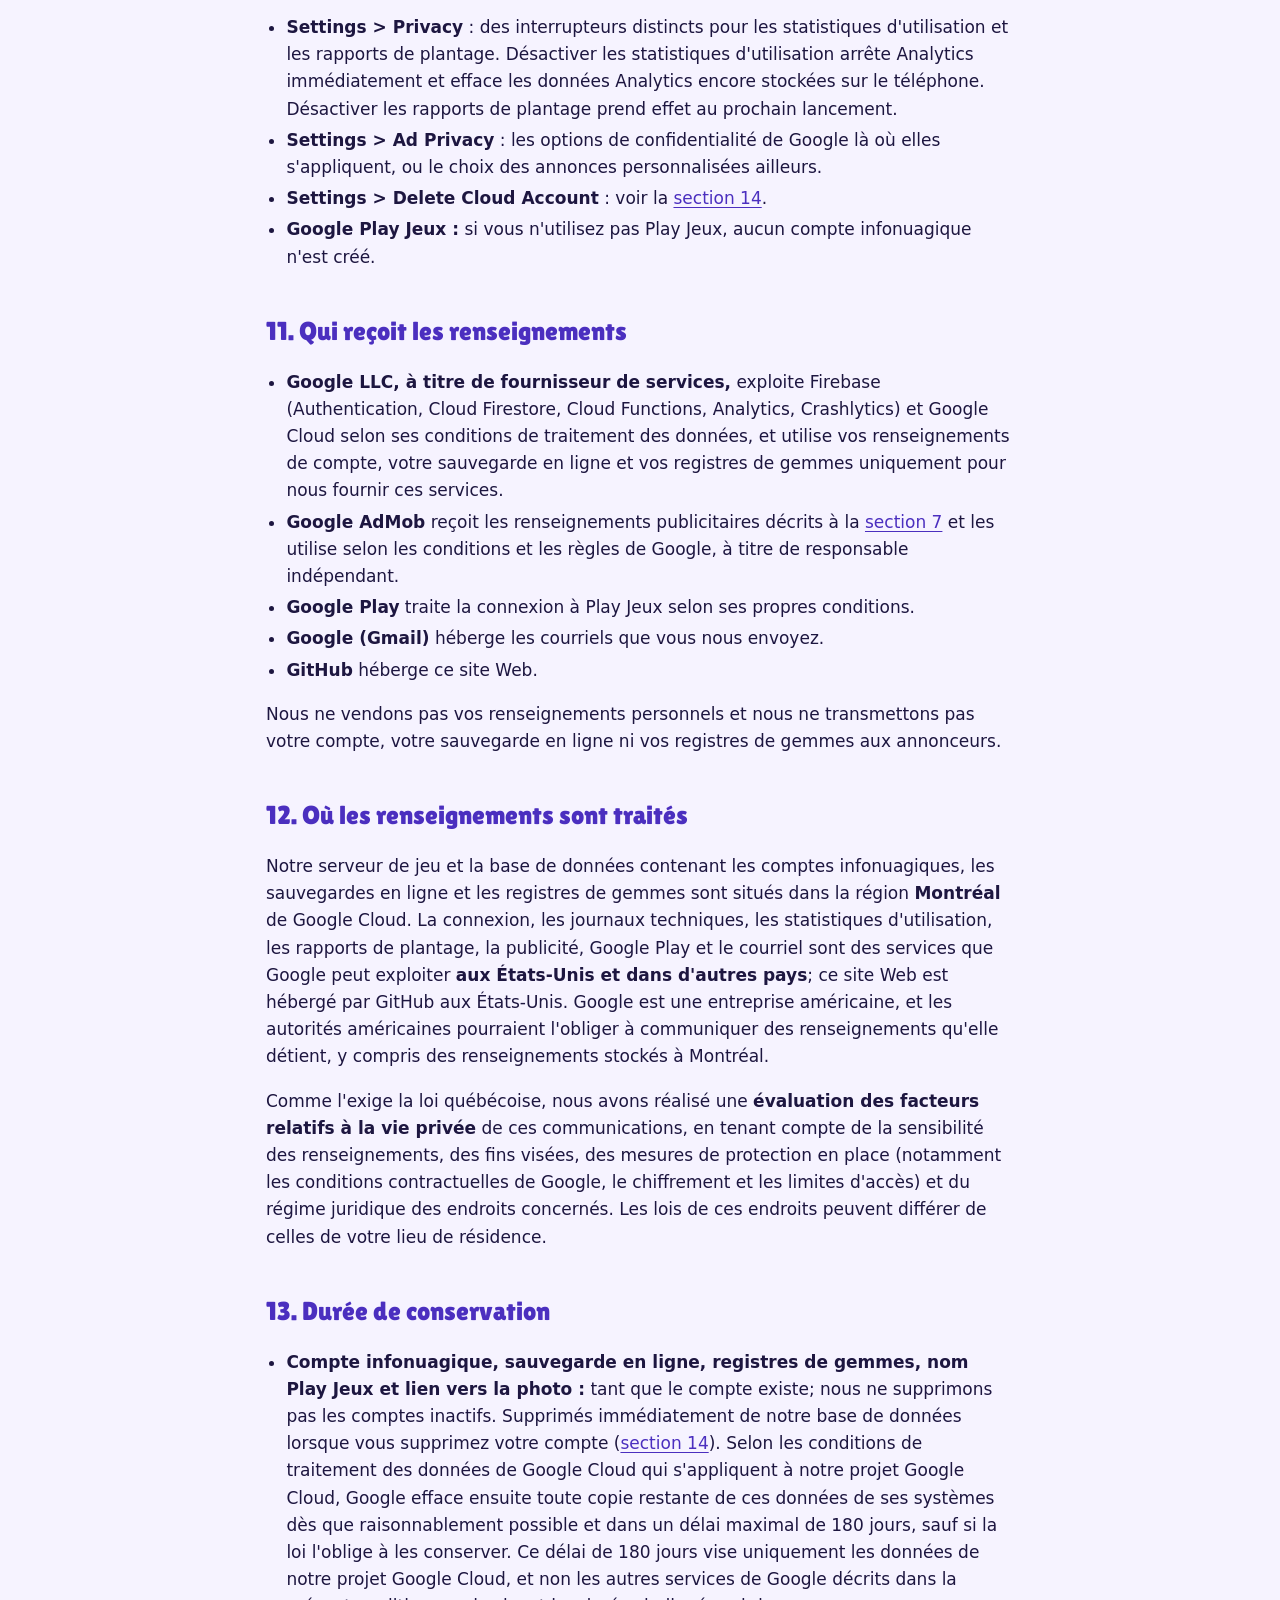
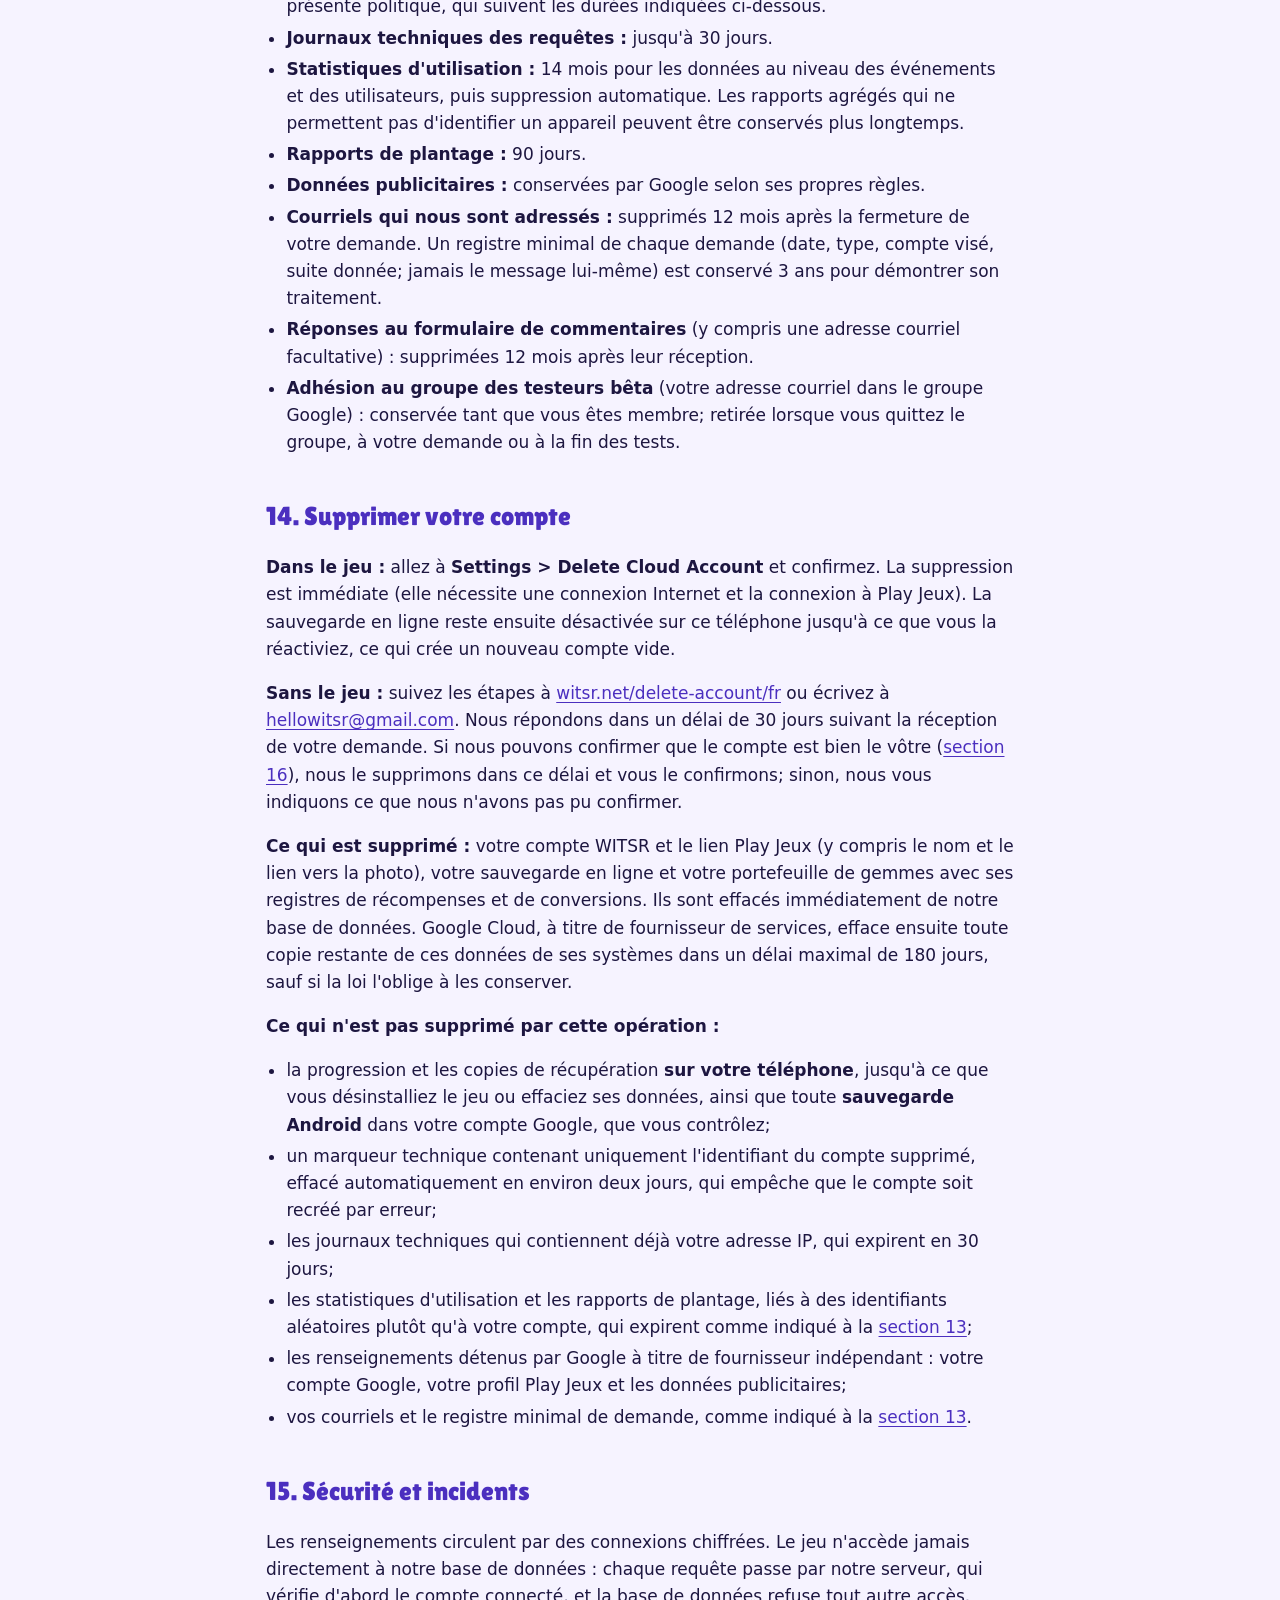
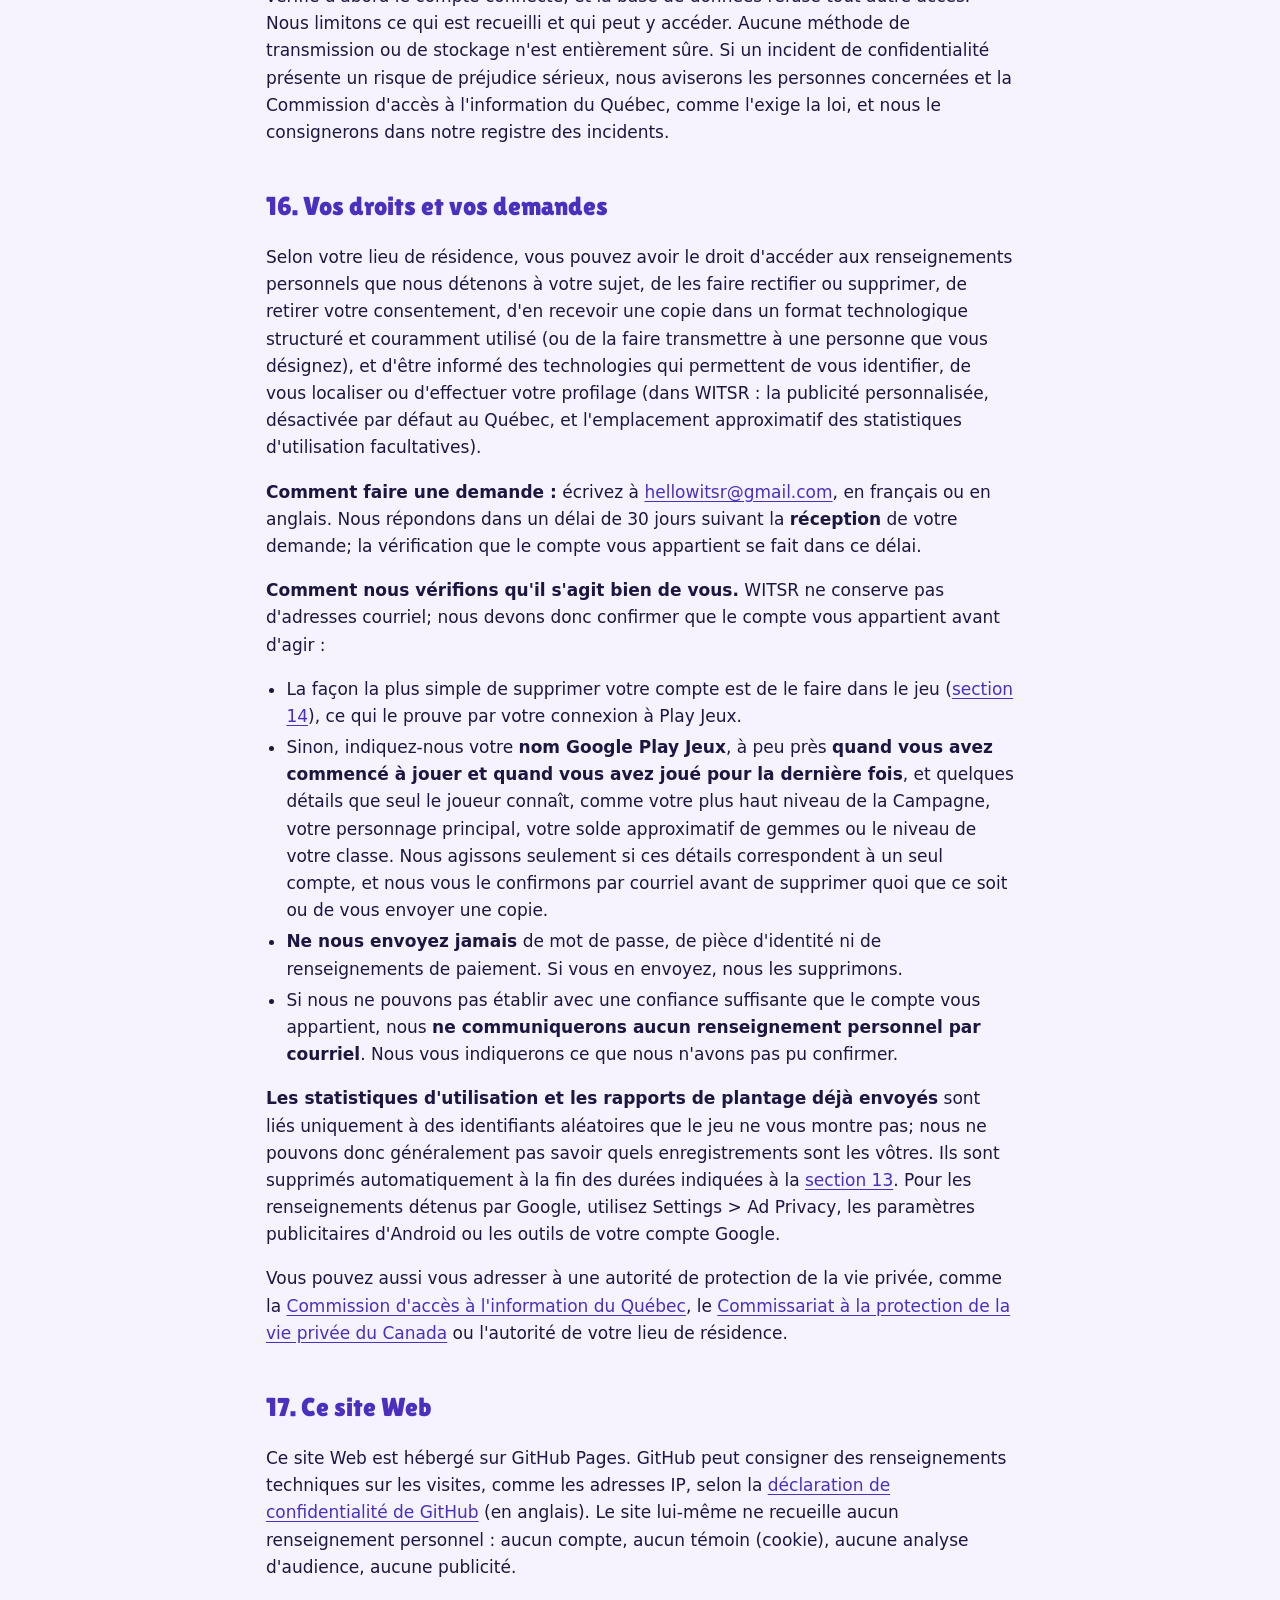
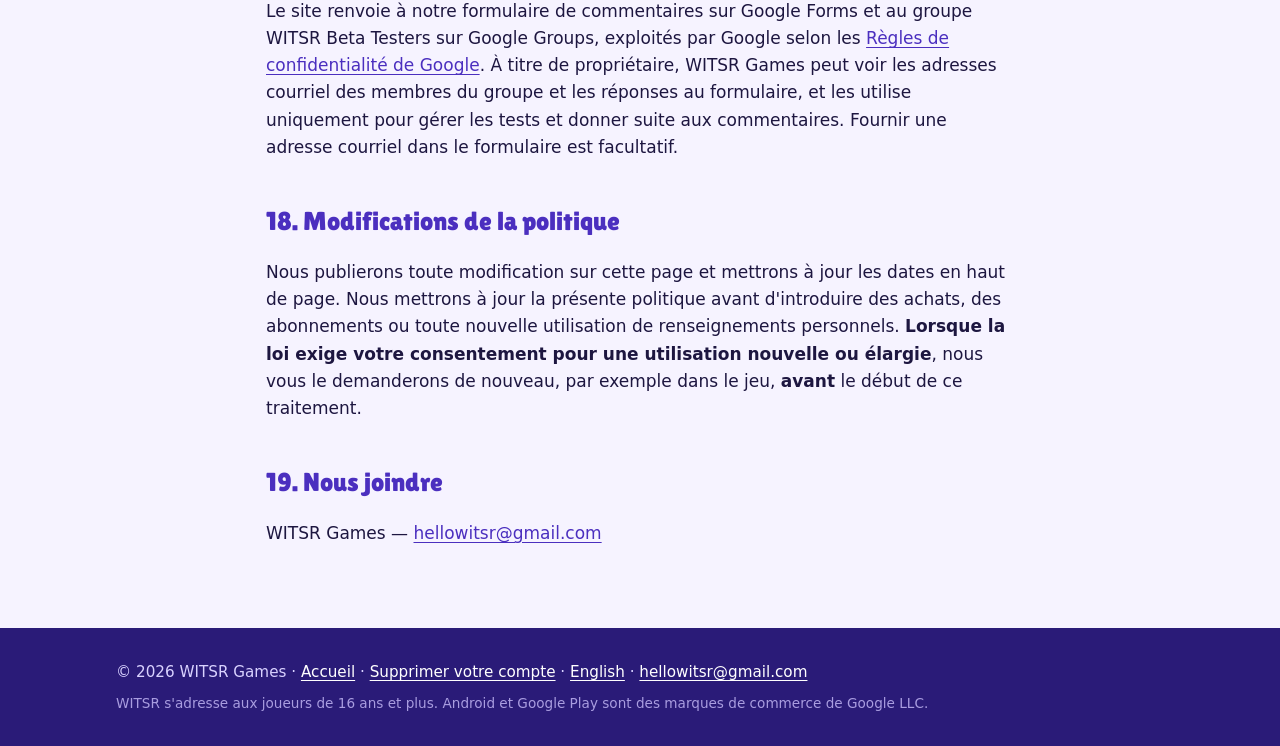
<file: privacy/fr/index.html>
<!doctype html>
<html lang="fr-CA">
<head>
  <meta charset="utf-8">
  <meta name="viewport" content="width=device-width, initial-scale=1">
  <title>Politique de confidentialité — WITSR</title>
  <meta name="description" content="Politique de confidentialité de WITSR — Why Is This So Ridiculous?, un jeu Android de WITSR Games.">
  <meta name="theme-color" content="#2a1b78">
  <link rel="alternate" hreflang="en" href="https://witsr.net/privacy/">
  <link rel="alternate" hreflang="fr" href="https://witsr.net/privacy/fr/">
  <link rel="icon" type="image/png" sizes="32x32" href="../../assets/img/favicon-32.png">
  <link rel="apple-touch-icon" href="../../assets/img/witsr-icon-192.png">
  <link rel="preload" href="../../assets/fonts/LilitaOne-Regular.ttf" as="font" type="font/ttf" crossorigin>
  <link rel="stylesheet" href="../../assets/css/style.css">
</head>
<body>
  <a class="skip" href="#main">Aller au contenu</a>

  <header class="site-header">
    <div class="wrap">
      <a class="brand" href="../../fr/" aria-label="Accueil WITSR">
        <img src="../../assets/img/witsr-icon-192.png" alt="" width="40" height="40">
        <span>WITSR</span>
      </a>
      <nav class="nav" aria-label="Menu principal">
        <a href="../../fr/#jeu">Le jeu</a>
        <a href="../../fr/#personnages">Personnages</a>
        <a href="./" aria-current="page">Confidentialité</a>
        <a href="../../fr/#contact">Contact</a>
      </nav>
    </div>
  </header>

  <main id="main" class="doc">
    <div class="wrap">

      <p class="meta"><a href="../" hreflang="en" lang="en">English version</a></p>
      <h1>Politique de confidentialité</h1>
      <p class="meta"><span lang="en">WITSR — Why Is This So Ridiculous?</span> · WITSR Games<br>Date d'entrée en vigueur : 25 novembre 2026 · Dernière mise à jour : 25 novembre 2026</p>

      <div class="summary">
        <strong>En bref</strong>
        <ul>
          <li><strong>Compte infonuagique.</strong> Lorsque vous jouez connecté à <strong>Google Play Jeux</strong>, le jeu crée un compte infonuagique WITSR : votre progression est sauvegardée en ligne et peut être restaurée sur un autre téléphone. Sans connexion à Play Jeux, tout reste sur votre téléphone.</li>
          <li>Les <strong>gemmes</strong> que vous gagnez sont enregistrées sur notre serveur, pour qu'elles restent exactes d'un téléphone à l'autre.</li>
          <li><strong>Annonces.</strong> Le jeu affiche des annonces de <strong>Google AdMob</strong> : des annonces avec récompense que vous choisissez de regarder, et des annonces occasionnelles entre les niveaux de la Campagne. Au Canada, y compris au Québec, les annonces <strong>ne sont pas personnalisées</strong>, sauf si vous l'activez dans <strong lang="en">Settings &gt; Ad Privacy</strong>.</li>
          <li><strong>Statistiques et rapports de plantage facultatifs.</strong> Les statistiques d'utilisation et les rapports de plantage sont deux choix distincts, chacun <strong>désactivé</strong> tant que vous ne l'activez pas.</li>
          <li><strong>Aucun achat.</strong> Il n'y a ni achat intégré ni abonnement.</li>
          <li><strong>16 ans et plus.</strong></li>
          <li>Certains renseignements sont traités <strong>à l'extérieur du Québec</strong>, notamment aux États-Unis, par Google.</li>
          <li>Vous pouvez <strong>supprimer votre compte infonuagique</strong> en tout temps dans <strong lang="en">Settings &gt; Delete Cloud Account</strong> ou à <a href="../../delete-account/fr/">witsr.net/delete-account/fr</a>.</li>
          <li>Nous ne <strong>vendons pas</strong> vos renseignements personnels. Questions : <a href="mailto:hellowitsr@gmail.com">hellowitsr@gmail.com</a>.</li>
        </ul>
      </div>
      <p class="meta">Le jeu est offert en anglais seulement. Les noms des menus du jeu sont donc indiqués en anglais.</p>

      <nav class="toc" aria-label="Table des matières">
        <strong>Table des matières</strong>
        <ol>
          <li><a href="#qui">Qui nous sommes et comment nous protégeons vos renseignements</a></li>
          <li><a href="#portee">Portée de la politique</a></li>
          <li><a href="#age">Âge</a></li>
          <li><a href="#appareil">Renseignements conservés sur votre téléphone</a></li>
          <li><a href="#nuage">Votre compte infonuagique, votre sauvegarde en ligne et vos gemmes</a></li>
          <li><a href="#achats">Achats</a></li>
          <li><a href="#annonces">Publicité</a></li>
          <li><a href="#facultatif">Statistiques d'utilisation et rapports de plantage facultatifs</a></li>
          <li><a href="#evaluer">Évaluer et partager WITSR</a></li>
          <li><a href="#choix">Vos choix</a></li>
          <li><a href="#destinataires">Qui reçoit les renseignements</a></li>
          <li><a href="#lieux">Où les renseignements sont traités</a></li>
          <li><a href="#conservation">Durée de conservation</a></li>
          <li><a href="#suppression">Supprimer votre compte</a></li>
          <li><a href="#securite">Sécurité et incidents</a></li>
          <li><a href="#droits">Vos droits et vos demandes</a></li>
          <li><a href="#site">Ce site Web</a></li>
          <li><a href="#modifications">Modifications de la politique</a></li>
          <li><a href="#contact">Nous joindre</a></li>
        </ol>
      </nav>

      <h2 id="qui">1. Qui nous sommes et comment nous protégeons vos renseignements</h2>
      <p>WITSR Games est le nom sous lequel un développeur indépendant établi au Québec, Canada, crée et publie le jeu Android <strong lang="en">WITSR — Why Is This So Ridiculous?</strong> (« le jeu »). « Nous » et « nos » désignent WITSR Games.</p>
      <p><strong>Responsable de la protection des renseignements personnels :</strong> le développeur de WITSR Games, que vous pouvez joindre à <a href="mailto:hellowitsr@gmail.com">hellowitsr@gmail.com</a>.</p>
      <p><strong>Notre gouvernance.</strong> Le responsable approuve la présente politique et nos pratiques. Nous conservons les renseignements personnels seulement pendant les durées indiquées à la <a href="#conservation">section 13</a>, puis nous les détruisons. Nous répondons aux demandes dans un délai de 30 jours suivant leur réception, et nous vérifions l'identité de la personne qui les présente avant d'agir (<a href="#droits">section 16</a>). Nous consignons les incidents de confidentialité dans un registre et déclarons ceux qui présentent un risque de préjudice sérieux (<a href="#securite">section 15</a>). Nous évaluons les facteurs relatifs à la vie privée de tout nouveau projet et de toute communication de renseignements à l'extérieur du Québec, et nous faisons appel uniquement à des fournisseurs liés par des conditions écrites.</p>

      <h2 id="portee">2. Portée de la politique</h2>
      <p>La présente politique explique quels renseignements le jeu, nos serveurs de jeu et ce site Web (witsr.net) traitent, pourquoi, et quels sont vos choix. Elle s'applique aux versions du jeu distribuées par Google Play. Google Play, Google Play Jeux et votre compte Google sont exploités par Google selon ses propres conditions et sa propre politique de confidentialité.</p>

      <h2 id="age">3. Âge</h2>
      <p>Le jeu s'adresse aux joueurs <strong>de 16 ans et plus</strong>. Il n'est pas conçu pour les enfants, et nous ne recueillons pas sciemment de renseignements personnels auprès d'enfants. Si vous avez moins de 16 ans, veuillez ne pas utiliser le jeu.</p>
      <p><strong>Parents et tuteurs :</strong> si vous croyez que votre enfant de moins de 16 ans a utilisé le jeu, écrivez-nous à <a href="mailto:hellowitsr@gmail.com">hellowitsr@gmail.com</a>. Lorsque nous apprenons qu'un joueur a moins de 14 ans, nous supprimons sans tarder son compte infonuagique et ses données. Vous pouvez aussi le supprimer immédiatement sur le téléphone de l'enfant, dans <strong lang="en">Settings &gt; Delete Cloud Account</strong>.</p>

      <h2 id="appareil">4. Renseignements conservés sur votre téléphone</h2>
      <p>Le jeu conserve sur votre téléphone : votre progression (niveaux, personnages, classes, améliorations, <span lang="en">Digits</span>, étoiles, XP et gemmes); vos paramètres, y compris vos choix de confidentialité et de publicité; un nom de joueur, si vous en avez saisi un dans une ancienne version; un court historique de vos dernières parties et de leurs récompenses (jusqu'à 25 parties); jusqu'à trois copies de récupération de votre sauvegarde; et les évaluations que vous donnez dans le sondage facultatif après une partie, qui ne nous sont <strong>jamais</strong> envoyées.</p>
      <p>Désinstaller le jeu ou effacer ses données supprime ces renseignements de votre téléphone. Si vous utilisez la sauvegarde Android dans votre compte Google, Android peut inclure les données du jeu dans cette sauvegarde, selon les conditions de Google.</p>

      <h2 id="nuage">5. Votre compte infonuagique, votre sauvegarde en ligne et vos gemmes</h2>
      <p><strong>Création du compte.</strong> Lorsque le jeu est connecté à Google Play Jeux sur votre téléphone, il crée automatiquement un compte infonuagique WITSR au moyen de Google Firebase Authentication. Nous ne demandons jamais d'adresse courriel ni de mot de passe. Si vous n'êtes pas connecté à Play Jeux, aucun compte infonuagique n'est créé.</p>
      <p><strong>Ce que nous conservons</strong> (dans notre projet Google Firebase / Google Cloud; la base de données et le serveur de jeu sont situés à Montréal) :</p>
      <ul>
        <li><strong>Identifiants du compte :</strong> un identifiant de compte WITSR aléatoire et votre identifiant de joueur Google Play Jeux. Firebase Authentication conserve aussi <strong>le nom d'affichage Play Jeux et le lien vers la photo de profil</strong> fournis par Google lors de la connexion. Le jeu et nos serveurs ne les utilisent pas.</li>
        <li><strong>Votre sauvegarde en ligne :</strong> une copie de votre progression et de vos paramètres, y compris l'historique de vos dernières parties et de leurs récompenses (jusqu'à 25 parties, qui indique aussi quelles annonces facultatives ont été regardées pendant ces parties), et un nom de joueur si vous en avez saisi un.</li>
        <li><strong>Votre portefeuille de gemmes :</strong> les gemmes gagnées (par exemple la connexion quotidienne, les défis, le bonus hebdomadaire, les jalons, la maîtrise de la Campagne, la récompense du tutoriel), ce en quoi vous les avez converties, et les registres qui empêchent qu'une récompense ou une conversion soit appliquée deux fois. Notre serveur fait autorité pour les gemmes.</li>
        <li><strong>Un code d'achat réservé :</strong> un code à sens unique dérivé de votre identifiant de compte, réservé aux achats s'ils sont un jour offerts.</li>
        <li><strong>Journaux techniques des requêtes :</strong> Google Cloud enregistre des détails techniques des requêtes envoyées à nos serveurs, qui peuvent inclure votre adresse IP. Nous n'en conservons qu'un petit échantillon (environ 1 %), à des fins de sécurité, de prévention des abus et de correction des problèmes.</li>
      </ul>
      <p><strong>Fonctionnement de la synchronisation.</strong> Après une partie, une récompense réclamée ou un autre changement de progression, le jeu téléverse votre progression (en regroupant les changements sur quelques secondes), et il vérifie la copie en ligne lorsque vous revenez à l'écran d'accueil ou rouvrez le jeu. Aucun téléversement n'a lieu pendant une partie. Si deux téléphones ont modifié votre progression, le jeu vous demande laquelle garder. Avant qu'une copie en ligne remplace la progression de votre téléphone, une copie de récupération est conservée sur le téléphone.</p>
      <p><strong>Pourquoi :</strong> pour sauvegarder votre progression et la restaurer sur un autre téléphone, garder vos gemmes exactes et prévenir la triche et les abus.</p>

      <h2 id="achats">6. Achats</h2>
      <p>Le jeu n'offre actuellement <strong>aucun achat intégré, aucun abonnement et aucune passe</strong>; la boutique du jeu indique « <span lang="en">Coming soon</span> ». Les gemmes se gagnent uniquement en jouant et n'ont aucune valeur monétaire. Avant d'offrir quoi que ce soit, nous mettrons à jour la présente politique. Les paiements seraient traités par Google Play; nous ne recevrions jamais les renseignements de carte.</p>

      <h2 id="annonces">7. Publicité</h2>
      <p>Le jeu affiche des annonces de <strong>Google AdMob</strong>, un service de Google :</p>
      <ul>
        <li><strong>Des annonces avec récompense, que vous choisissez de regarder</strong> pour obtenir une récompense dans le jeu (par exemple doubler les récompenses d'une partie, un <span lang="en">Golden Leader</span>, une réanimation, un nouveau tour de roue ou des étoiles de classe supplémentaires). Le jeu est entièrement jouable sans elles. La récompense n'est accordée que si l'annonce indique qu'elle a été regardée jusqu'au bout.</li>
        <li><strong>Des annonces entre les niveaux de la Campagne</strong> (interstitielles), affichées occasionnellement lorsque vous continuez après un résultat de la Campagne, jamais pendant une partie. Vous ne pouvez pas refuser une annonce interstitielle occasionnelle tout en continuant à jouer; vous pouvez toutefois choisir si les annonces sont personnalisées.</li>
      </ul>
      <p><strong>Ce que Google recueille</strong> lorsque des annonces sont demandées ou affichées, selon Google : l'adresse IP de votre appareil (qui peut révéler votre emplacement approximatif), votre identifiant publicitaire et votre identifiant d'ensemble d'applications, des renseignements sur votre appareil et sur le jeu, vos interactions avec les annonces, des diagnostics techniques et vos choix de consentement (décrits ci-dessous). Google utilise ces renseignements pour afficher et mesurer les annonces, limiter la répétition d'une même annonce et prévenir la fraude, et en est responsable selon les <a href="https://policies.google.com/privacy?hl=fr-CA" rel="noopener">Règles de confidentialité de Google</a>. Par les systèmes de Google, les demandes d'annonces peuvent être transmises à d'autres entreprises publicitaires qui misent pour afficher des annonces. <strong>WITSR ne reçoit pas votre identifiant publicitaire.</strong></p>
      <p><strong>Annonces personnalisées et non personnalisées.</strong> Les annonces personnalisées utilisent des renseignements sur vos intérêts. Les <strong>annonces non personnalisées</strong> ne reposent pas sur votre comportement passé, mais Google utilise tout de même certains renseignements, comme votre adresse IP, des renseignements sur l'appareil et des identifiants, pour limiter la fréquence, produire des rapports agrégés, prévenir la fraude et choisir des annonces selon le contexte.</p>
      <ul>
        <li><strong>Espace économique européen, Royaume-Uni et Suisse :</strong> le formulaire de consentement de Google vous demande vos choix avant toute demande d'annonce. Vous pouvez les modifier en tout temps dans <strong lang="en">Settings &gt; Ad Privacy</strong>.</li>
        <li><strong>États américains dotés de lois sur la protection de la vie privée :</strong> vous pouvez refuser la vente ou le partage de renseignements personnels à des fins de publicité ciblée dans <strong lang="en">Settings &gt; Ad Privacy</strong>.</li>
        <li><strong>Partout ailleurs, y compris au Canada et au Québec :</strong> les annonces <strong>ne sont pas personnalisées</strong>, sauf si vous activez les annonces personnalisées dans <strong lang="en">Settings &gt; Ad Privacy</strong>. Vous pouvez les désactiver en tout temps.</li>
        <li>Si le service de consentement de Google ne peut pas être joint et qu'aucun choix antérieur n'est connu, le jeu ne demande <strong>aucune annonce</strong>.</li>
      </ul>
      <p>Vos choix de consentement sont conservés sur votre téléphone et transmis à Google avec chaque demande d'annonce afin d'être respectés. Vous pouvez aussi réinitialiser ou supprimer votre identifiant publicitaire dans les paramètres Android (par exemple Paramètres &gt; Google &gt; Annonces).</p>

      <h2 id="facultatif">8. Statistiques d'utilisation et rapports de plantage facultatifs</h2>
      <p>Le jeu comprend deux services Google Firebase, et <strong>vous décidez de chacun séparément</strong>. Chacun est <strong>désactivé</strong> à l'installation et le reste tant que vous ne l'activez pas. Le jeu fonctionne de la même façon dans tous les cas.</p>
      <h3>Statistiques d'utilisation — Google Analytics pour Firebase</h3>
      <p>Dans le jeu : <strong lang="en">USAGE STATISTICS</strong> — « <span lang="en">Help us understand how players use WITSR and how its ads perform.</span> » (Aidez-nous à comprendre comment les joueurs utilisent WITSR et comment ses annonces performent.) Lorsqu'elles sont activées, le jeu envoie :</p>
      <ul>
        <li><strong>L'utilisation de l'application enregistrée automatiquement</strong> par Firebase : première ouverture, sessions, temps passé, écrans, mises à jour, et les impressions d'annonces que Firebase enregistre automatiquement pour les applications qui utilisent AdMob.</li>
        <li><strong>Des événements de jeu :</strong> niveaux de la Campagne et parties Infinity commencés et terminés, avec leur résultat, leur durée, la difficulté choisie, les sections atteintes et les récompenses gagnées; le personnage et la classe utilisés; les résultats des embranchements, du choix de difficulté finale et de la <span lang="en">Wheel of Ridiculousness</span>; l'utilisation des capacités spéciales, les réanimations et les <span lang="en">Golden Leaders</span> utilisés (et si chacun a été gagné en jouant, obtenu à la roue ou reçu pour une annonce regardée); la progression du tutoriel.</li>
        <li><strong>Des événements publicitaires :</strong> quelles annonces facultatives ont été proposées, demandées, affichées, terminées, abandonnées ou n'ont pas pu se charger; si la récompense a été accordée; l'estimation par Google des revenus de chaque annonce affichée; et si des annonces de test ou réelles ont été utilisées.</li>
        <li><strong>Des renseignements sur l'appareil et l'application :</strong> modèle de l'appareil, version du système d'exploitation, langue, fuseau horaire, version et numéro de build du jeu.</li>
        <li><strong>Un emplacement approximatif :</strong> le pays ou la région, déduit par Google de votre adresse IP.</li>
        <li><strong>Des identifiants aléatoires :</strong> un identifiant d'instance d'application et un identifiant d'installation Firebase.</li>
      </ul>
      <p>Les événements de jeu et publicitaires ne contiennent jamais votre nom, votre identifiant de compte, du texte libre ni ce que vous tapez. Firebase Analytics ne recueille pas votre identifiant publicitaire dans WITSR, et Google Signals est désactivé.</p>
      <p><strong>Si vous avez activé les statistiques d'utilisation avant le 25 novembre 2026</strong> (versions de test), notre politique indiquait alors que seule l'utilisation automatique de l'application était recueillie. Pour vous, le jeu continue d'envoyer uniquement cette utilisation automatique. Les événements de jeu et publicitaires ci-dessus ne sont envoyés que si vous réactivez les statistiques d'utilisation dans une version publiée à cette date ou après.</p>
      <h3>Rapports de plantage — Firebase Crashlytics</h3>
      <p>Dans le jeu : <strong lang="en">CRASH REPORTS</strong> — « <span lang="en">Help us identify and fix technical crashes.</span> » (Aidez-nous à repérer et à corriger les plantages techniques.) Lorsqu'ils sont activés, le jeu envoie les détails techniques des plantages et des erreurs, l'état de l'appareil à ce moment (modèle, système d'exploitation, mémoire et stockage disponibles), la version et le build du jeu, des renseignements sur la session et un identifiant d'installation Crashlytics aléatoire. Si les statistiques d'utilisation sont aussi activées, une courte liste des événements de jeu précédant le plantage est incluse.</p>
      <p><strong>Fondement :</strong> votre consentement pour chaque service, que vous pouvez retirer en tout temps.</p>

      <h2 id="evaluer">9. Évaluer et partager WITSR</h2>
      <p><strong lang="en">RATE WITSR</strong>, dans les paramètres, ouvre la page du jeu sur Google Play. Les notes et les avis sont gérés par Google Play; nous ne demandons jamais une note précise et n'accordons jamais de récompense pour une évaluation. <strong lang="en">SHARE WITSR</strong> ouvre le menu de partage de votre téléphone avec un court message que vous pouvez modifier; il est envoyé seulement à l'application et aux personnes que vous choisissez, et WITSR ne voit pas ce que vous partagez.</p>

      <h2 id="choix">10. Vos choix</h2>
      <ul>
        <li><strong lang="en">Settings &gt; Privacy</strong> : des interrupteurs distincts pour les statistiques d'utilisation et les rapports de plantage. Désactiver les statistiques d'utilisation arrête Analytics immédiatement et efface les données Analytics encore stockées sur le téléphone. Désactiver les rapports de plantage prend effet au prochain lancement.</li>
        <li><strong lang="en">Settings &gt; Ad Privacy</strong> : les options de confidentialité de Google là où elles s'appliquent, ou le choix des annonces personnalisées ailleurs.</li>
        <li><strong lang="en">Settings &gt; Delete Cloud Account</strong> : voir la <a href="#suppression">section 14</a>.</li>
        <li><strong>Google Play Jeux :</strong> si vous n'utilisez pas Play Jeux, aucun compte infonuagique n'est créé.</li>
      </ul>

      <h2 id="destinataires">11. Qui reçoit les renseignements</h2>
      <ul>
        <li><strong>Google LLC, à titre de fournisseur de services,</strong> exploite Firebase (Authentication, Cloud Firestore, Cloud Functions, Analytics, Crashlytics) et Google Cloud selon ses conditions de traitement des données, et utilise vos renseignements de compte, votre sauvegarde en ligne et vos registres de gemmes uniquement pour nous fournir ces services.</li>
        <li><strong>Google AdMob</strong> reçoit les renseignements publicitaires décrits à la <a href="#annonces">section 7</a> et les utilise selon les conditions et les règles de Google, à titre de responsable indépendant.</li>
        <li><strong>Google Play</strong> traite la connexion à Play Jeux selon ses propres conditions.</li>
        <li><strong>Google (Gmail)</strong> héberge les courriels que vous nous envoyez.</li>
        <li><strong>GitHub</strong> héberge ce site Web.</li>
      </ul>
      <p>Nous ne vendons pas vos renseignements personnels et nous ne transmettons pas votre compte, votre sauvegarde en ligne ni vos registres de gemmes aux annonceurs.</p>

      <h2 id="lieux">12. Où les renseignements sont traités</h2>
      <p>Notre serveur de jeu et la base de données contenant les comptes infonuagiques, les sauvegardes en ligne et les registres de gemmes sont situés dans la région <strong>Montréal</strong> de Google Cloud. La connexion, les journaux techniques, les statistiques d'utilisation, les rapports de plantage, la publicité, Google Play et le courriel sont des services que Google peut exploiter <strong>aux États-Unis et dans d'autres pays</strong>; ce site Web est hébergé par GitHub aux États-Unis. Google est une entreprise américaine, et les autorités américaines pourraient l'obliger à communiquer des renseignements qu'elle détient, y compris des renseignements stockés à Montréal.</p>
      <p>Comme l'exige la loi québécoise, nous avons réalisé une <strong>évaluation des facteurs relatifs à la vie privée</strong> de ces communications, en tenant compte de la sensibilité des renseignements, des fins visées, des mesures de protection en place (notamment les conditions contractuelles de Google, le chiffrement et les limites d'accès) et du régime juridique des endroits concernés. Les lois de ces endroits peuvent différer de celles de votre lieu de résidence.</p>

      <h2 id="conservation">13. Durée de conservation</h2>
      <ul>
        <li><strong>Compte infonuagique, sauvegarde en ligne, registres de gemmes, nom Play Jeux et lien vers la photo :</strong> tant que le compte existe; nous ne supprimons pas les comptes inactifs. Supprimés immédiatement de notre base de données lorsque vous supprimez votre compte (<a href="#suppression">section 14</a>). Selon les conditions de traitement des données de Google Cloud qui s'appliquent à notre projet Google Cloud, Google efface ensuite toute copie restante de ces données de ses systèmes dès que raisonnablement possible et dans un délai maximal de 180 jours, sauf si la loi l'oblige à les conserver. Ce délai de 180 jours vise uniquement les données de notre projet Google Cloud, et non les autres services de Google décrits dans la présente politique, qui suivent les durées indiquées ci-dessous.</li>
        <li><strong>Journaux techniques des requêtes :</strong> jusqu'à 30 jours.</li>
        <li><strong>Statistiques d'utilisation :</strong> 14 mois pour les données au niveau des événements et des utilisateurs, puis suppression automatique. Les rapports agrégés qui ne permettent pas d'identifier un appareil peuvent être conservés plus longtemps.</li>
        <li><strong>Rapports de plantage :</strong> 90 jours.</li>
        <li><strong>Données publicitaires :</strong> conservées par Google selon ses propres règles.</li>
        <li><strong>Courriels qui nous sont adressés :</strong> supprimés 12 mois après la fermeture de votre demande. Un registre minimal de chaque demande (date, type, compte visé, suite donnée; jamais le message lui-même) est conservé 3 ans pour démontrer son traitement.</li>
        <li><strong>Réponses au formulaire de commentaires</strong> (y compris une adresse courriel facultative) : supprimées 12 mois après leur réception.</li>
        <li><strong>Adhésion au groupe des testeurs bêta</strong> (votre adresse courriel dans le groupe Google) : conservée tant que vous êtes membre; retirée lorsque vous quittez le groupe, à votre demande ou à la fin des tests.</li>
      </ul>

      <h2 id="suppression">14. Supprimer votre compte</h2>
      <p><strong>Dans le jeu :</strong> allez à <strong lang="en">Settings &gt; Delete Cloud Account</strong> et confirmez. La suppression est immédiate (elle nécessite une connexion Internet et la connexion à Play Jeux). La sauvegarde en ligne reste ensuite désactivée sur ce téléphone jusqu'à ce que vous la réactiviez, ce qui crée un nouveau compte vide.</p>
      <p><strong>Sans le jeu :</strong> suivez les étapes à <a href="../../delete-account/fr/">witsr.net/delete-account/fr</a> ou écrivez à <a href="mailto:hellowitsr@gmail.com">hellowitsr@gmail.com</a>. Nous répondons dans un délai de 30 jours suivant la réception de votre demande. Si nous pouvons confirmer que le compte est bien le vôtre (<a href="#droits">section 16</a>), nous le supprimons dans ce délai et vous le confirmons; sinon, nous vous indiquons ce que nous n'avons pas pu confirmer.</p>
      <p><strong>Ce qui est supprimé :</strong> votre compte WITSR et le lien Play Jeux (y compris le nom et le lien vers la photo), votre sauvegarde en ligne et votre portefeuille de gemmes avec ses registres de récompenses et de conversions. Ils sont effacés immédiatement de notre base de données. Google Cloud, à titre de fournisseur de services, efface ensuite toute copie restante de ces données de ses systèmes dans un délai maximal de 180 jours, sauf si la loi l'oblige à les conserver.</p>
      <p><strong>Ce qui n'est pas supprimé par cette opération :</strong></p>
      <ul>
        <li>la progression et les copies de récupération <strong>sur votre téléphone</strong>, jusqu'à ce que vous désinstalliez le jeu ou effaciez ses données, ainsi que toute <strong>sauvegarde Android</strong> dans votre compte Google, que vous contrôlez;</li>
        <li>un marqueur technique contenant uniquement l'identifiant du compte supprimé, effacé automatiquement en environ deux jours, qui empêche que le compte soit recréé par erreur;</li>
        <li>les journaux techniques qui contiennent déjà votre adresse IP, qui expirent en 30 jours;</li>
        <li>les statistiques d'utilisation et les rapports de plantage, liés à des identifiants aléatoires plutôt qu'à votre compte, qui expirent comme indiqué à la <a href="#conservation">section 13</a>;</li>
        <li>les renseignements détenus par Google à titre de fournisseur indépendant : votre compte Google, votre profil Play Jeux et les données publicitaires;</li>
        <li>vos courriels et le registre minimal de demande, comme indiqué à la <a href="#conservation">section 13</a>.</li>
      </ul>

      <h2 id="securite">15. Sécurité et incidents</h2>
      <p>Les renseignements circulent par des connexions chiffrées. Le jeu n'accède jamais directement à notre base de données : chaque requête passe par notre serveur, qui vérifie d'abord le compte connecté, et la base de données refuse tout autre accès. Nous limitons ce qui est recueilli et qui peut y accéder. Aucune méthode de transmission ou de stockage n'est entièrement sûre. Si un incident de confidentialité présente un risque de préjudice sérieux, nous aviserons les personnes concernées et la Commission d'accès à l'information du Québec, comme l'exige la loi, et nous le consignerons dans notre registre des incidents.</p>

      <h2 id="droits">16. Vos droits et vos demandes</h2>
      <p>Selon votre lieu de résidence, vous pouvez avoir le droit d'accéder aux renseignements personnels que nous détenons à votre sujet, de les faire rectifier ou supprimer, de retirer votre consentement, d'en recevoir une copie dans un format technologique structuré et couramment utilisé (ou de la faire transmettre à une personne que vous désignez), et d'être informé des technologies qui permettent de vous identifier, de vous localiser ou d'effectuer votre profilage (dans WITSR : la publicité personnalisée, désactivée par défaut au Québec, et l'emplacement approximatif des statistiques d'utilisation facultatives).</p>
      <p><strong>Comment faire une demande :</strong> écrivez à <a href="mailto:hellowitsr@gmail.com">hellowitsr@gmail.com</a>, en français ou en anglais. Nous répondons dans un délai de 30 jours suivant la <strong>réception</strong> de votre demande; la vérification que le compte vous appartient se fait dans ce délai.</p>
      <p><strong>Comment nous vérifions qu'il s'agit bien de vous.</strong> WITSR ne conserve pas d'adresses courriel; nous devons donc confirmer que le compte vous appartient avant d'agir :</p>
      <ul>
        <li>La façon la plus simple de supprimer votre compte est de le faire dans le jeu (<a href="#suppression">section 14</a>), ce qui le prouve par votre connexion à Play Jeux.</li>
        <li>Sinon, indiquez-nous votre <strong>nom Google Play Jeux</strong>, à peu près <strong>quand vous avez commencé à jouer et quand vous avez joué pour la dernière fois</strong>, et quelques détails que seul le joueur connaît, comme votre plus haut niveau de la Campagne, votre personnage principal, votre solde approximatif de gemmes ou le niveau de votre classe. Nous agissons seulement si ces détails correspondent à un seul compte, et nous vous le confirmons par courriel avant de supprimer quoi que ce soit ou de vous envoyer une copie.</li>
        <li><strong>Ne nous envoyez jamais</strong> de mot de passe, de pièce d'identité ni de renseignements de paiement. Si vous en envoyez, nous les supprimons.</li>
        <li>Si nous ne pouvons pas établir avec une confiance suffisante que le compte vous appartient, nous <strong>ne communiquerons aucun renseignement personnel par courriel</strong>. Nous vous indiquerons ce que nous n'avons pas pu confirmer.</li>
      </ul>
      <p><strong>Les statistiques d'utilisation et les rapports de plantage déjà envoyés</strong> sont liés uniquement à des identifiants aléatoires que le jeu ne vous montre pas; nous ne pouvons donc généralement pas savoir quels enregistrements sont les vôtres. Ils sont supprimés automatiquement à la fin des durées indiquées à la <a href="#conservation">section 13</a>. Pour les renseignements détenus par Google, utilisez <span lang="en">Settings &gt; Ad Privacy</span>, les paramètres publicitaires d'Android ou les outils de votre compte Google.</p>
      <p>Vous pouvez aussi vous adresser à une autorité de protection de la vie privée, comme la <a href="https://www.cai.gouv.qc.ca/" rel="noopener">Commission d'accès à l'information du Québec</a>, le <a href="https://www.priv.gc.ca/fr/" rel="noopener">Commissariat à la protection de la vie privée du Canada</a> ou l'autorité de votre lieu de résidence.</p>

      <h2 id="site">17. Ce site Web</h2>
      <p>Ce site Web est hébergé sur GitHub Pages. GitHub peut consigner des renseignements techniques sur les visites, comme les adresses IP, selon la <a href="https://docs.github.com/site-policy/privacy-policies/github-general-privacy-statement" rel="noopener" hreflang="en">déclaration de confidentialité de GitHub</a> (en anglais). Le site lui-même ne recueille aucun renseignement personnel : aucun compte, aucun témoin (cookie), aucune analyse d'audience, aucune publicité.</p>
      <p>Le site renvoie à notre formulaire de commentaires sur Google Forms et au groupe <span lang="en">WITSR Beta Testers</span> sur Google Groups, exploités par Google selon les <a href="https://policies.google.com/privacy?hl=fr-CA" rel="noopener">Règles de confidentialité de Google</a>. À titre de propriétaire, WITSR Games peut voir les adresses courriel des membres du groupe et les réponses au formulaire, et les utilise uniquement pour gérer les tests et donner suite aux commentaires. Fournir une adresse courriel dans le formulaire est facultatif.</p>

      <h2 id="modifications">18. Modifications de la politique</h2>
      <p>Nous publierons toute modification sur cette page et mettrons à jour les dates en haut de page. Nous mettrons à jour la présente politique avant d'introduire des achats, des abonnements ou toute nouvelle utilisation de renseignements personnels. <strong>Lorsque la loi exige votre consentement pour une utilisation nouvelle ou élargie</strong>, nous vous le demanderons de nouveau, par exemple dans le jeu, <strong>avant</strong> le début de ce traitement.</p>

      <h2 id="contact">19. Nous joindre</h2>
      <p>WITSR Games — <a href="mailto:hellowitsr@gmail.com">hellowitsr@gmail.com</a></p>
    </div>
  </main>

  <footer class="site-footer">
    <div class="wrap">
      <p>© 2026 WITSR Games · <a href="../../fr/">Accueil</a> · <a href="../../delete-account/fr/">Supprimer votre compte</a> · <a href="../" hreflang="en" lang="en">English</a> · <a href="mailto:hellowitsr@gmail.com">hellowitsr@gmail.com</a></p>
      <p class="fine">WITSR s'adresse aux joueurs de 16 ans et plus. Android et Google Play sont des marques de commerce de Google LLC.</p>
    </div>
  </footer>
</body>
</html>
</file>
<file: assets/css/style.css>
/* WITSR — Why Is This So Ridiculous?  Site stylesheet.
   Colours follow the game's "Pop Arcade" menu look: deep purple, gold logo, cyan and pink accents. */

@font-face {
  font-family: "Lilita One";
  src: url("../fonts/LilitaOne-Regular.ttf") format("truetype");
  font-weight: 400;
  font-style: normal;
  font-display: swap;
}

:root {
  --bg: #f6f3ff;
  --surface: #ffffff;
  --surface-2: #efeaff;
  --text: #1d1640;
  --muted: #5d567f;
  --line: #ddd5fb;
  --purple: #4b2fbf;
  --purple-deep: #2a1b78;
  --gold: #ffd23f;
  --cyan: #13cfe0;
  --pink: #ff4f8b;
  --shadow: 0 10px 30px rgba(42, 27, 120, 0.12);
  --radius: 22px;
  --maxw: 1080px;
  color-scheme: light;
}

@media (prefers-color-scheme: dark) {
  :root {
    --bg: #120c2e;
    --surface: #1d1547;
    --surface-2: #261c5c;
    --text: #f3f0ff;
    --muted: #b7aee6;
    --line: #36297a;
    --shadow: 0 10px 30px rgba(0, 0, 0, 0.35);
    color-scheme: dark;
  }
}

*, *::before, *::after { box-sizing: border-box; }

html { -webkit-text-size-adjust: 100%; }

body {
  margin: 0;
  background: var(--bg);
  color: var(--text);
  font: 17px/1.6 system-ui, -apple-system, "Segoe UI", Roboto, "Helvetica Neue", Arial, sans-serif;
}

img { max-width: 100%; height: auto; display: block; }

a { color: var(--purple); text-underline-offset: 3px; }
@media (prefers-color-scheme: dark) { a { color: #a99bff; } }
a:focus-visible, .btn:focus-visible { outline: 3px solid var(--cyan); outline-offset: 3px; border-radius: 8px; }

.wrap { width: 100%; max-width: var(--maxw); margin: 0 auto; padding: 0 16px; }

.display { font-family: "Lilita One", system-ui, sans-serif; font-weight: 400; letter-spacing: 0.01em; line-height: 1.1; }

.skip { position: absolute; left: -999px; }
.skip:focus { left: 16px; top: 16px; background: var(--surface); padding: 8px 12px; z-index: 10; }

/* ---------- Header ---------- */
.site-header {
  background: var(--purple-deep);
  color: #fff;
}
.site-header .wrap { display: flex; align-items: center; justify-content: space-between; gap: 12px; min-height: 64px; }
.brand { display: flex; align-items: center; gap: 10px; color: #fff; text-decoration: none; }
.brand img { width: 40px; height: 40px; border-radius: 10px; }
.brand span { font-family: "Lilita One", system-ui, sans-serif; font-size: 1.5rem; color: var(--gold); text-shadow: 0 2px 0 #1a1050; }
.nav { display: flex; gap: 4px; flex-wrap: wrap; }
.nav a { color: #e9e4ff; text-decoration: none; padding: 8px 10px; border-radius: 10px; font-weight: 600; font-size: 0.95rem; }
.nav a:hover, .nav a[aria-current="page"] { background: rgba(255, 255, 255, 0.12); color: #fff; }
/* Phones: the logo keeps its own row and the links sit centred underneath, so nothing overlaps. */
@media (max-width: 599px) {
  .site-header .wrap { flex-wrap: wrap; justify-content: center; gap: 4px; padding-top: 8px; padding-bottom: 6px; }
  .nav { justify-content: center; gap: 2px; }
  .nav a { padding: 6px 9px; }
}

/* ---------- Hero ---------- */
.hero {
  position: relative;
  overflow: hidden;
  color: #fff;
  text-align: center;
  background:
    radial-gradient(1200px 500px at 50% 110%, rgba(19, 207, 224, 0.28), transparent 60%),
    linear-gradient(180deg, #2a1b78 0%, #4b2fbf 55%, #6a3fd6 100%);
  padding: 56px 0 64px;
}
.hero::after {
  /* the game's road: a dashed centre line running into the distance */
  content: "";
  position: absolute; left: 50%; bottom: 0; width: 10px; height: 120px; transform: translateX(-50%);
  background: repeating-linear-gradient(180deg, rgba(255, 210, 63, 0.55) 0 18px, transparent 18px 34px);
  opacity: 0.6;
}
.logo {
  margin: 0;
  font-family: "Lilita One", system-ui, sans-serif;
  font-weight: 400;
  font-size: clamp(4rem, 18vw, 8.5rem);
  line-height: 1;
  color: var(--gold);
  -webkit-text-stroke: 6px #1a1050;
  paint-order: stroke fill;
  text-shadow: 0 8px 0 #1a1050, 0 14px 28px rgba(0, 0, 0, 0.35);
  transform: rotate(-3deg);
}
.hero .wrap { position: relative; z-index: 1; } /* content above the road line */
.subtitle { margin: 18px 0 0; font-family: "Lilita One", system-ui, sans-serif; font-size: clamp(1.2rem, 4.6vw, 1.9rem); color: #fff; }
.tagline { margin: 14px auto 0; max-width: 620px; color: #e3ddff; font-size: 1.08rem; }
.badges { display: flex; flex-wrap: wrap; justify-content: center; gap: 8px; margin: 22px 0 0; padding: 0; list-style: none; }
.badges li { background: rgba(255, 255, 255, 0.12); border: 1px solid rgba(255, 255, 255, 0.22); padding: 6px 12px; border-radius: 999px; font-weight: 700; font-size: 0.9rem; }
.btn {
  display: inline-block;
  margin-top: 26px;
  padding: 14px 26px;
  border-radius: 16px;
  background: var(--cyan);
  color: #0b1d3a;
  font-family: "Lilita One", system-ui, sans-serif;
  font-size: 1.25rem;
  text-decoration: none;
  box-shadow: 0 6px 0 #0a8f9b;
}
.btn:hover { filter: brightness(1.05); }
.btn:active { transform: translateY(3px); box-shadow: 0 3px 0 #0a8f9b; }

/* Hero call-to-action pair: side by side when they fit, full-width stacked on narrow phones. */
.cta-row { display: flex; flex-wrap: wrap; justify-content: center; gap: 14px; margin-top: 26px; }
.cta-row .btn { margin-top: 0; }
@media (max-width: 479px) { .cta-row .btn { width: 100%; text-align: center; } }
.btn-big { font-size: 1.45rem; padding: 16px 30px; background: var(--gold); color: #3a2a00; box-shadow: 0 6px 0 #b8901c; }
.btn-big:active { box-shadow: 0 3px 0 #b8901c; }
.btn-alt { background: var(--pink); color: #fff; box-shadow: 0 6px 0 #b8295c; }
.btn-alt:active { box-shadow: 0 3px 0 #b8295c; }
.hero-note { margin: 16px 0 60px; color: #e3ddff; font-size: 0.95rem; font-weight: 600; }
.hero-note .launch { display: block; font-family: "Lilita One", system-ui, sans-serif; font-weight: 400; font-size: 1.35rem; color: var(--gold); letter-spacing: 0.02em; margin-bottom: 4px; }
/* Official Google Play badge: shown unmodified, never smaller than 40 px of artwork; its transparent margin is Google's clear space. */
.cta-row { align-items: center; }
.play-badge { display: inline-block; line-height: 0; border-radius: 12px; transition: transform 0.15s ease; }
.play-badge img { display: block; height: 96px; width: auto; }
.play-badge:hover { transform: translateY(-2px); }
.play-badge:active { transform: translateY(1px); }
.play-badge:focus-visible { outline: 3px solid var(--cyan); outline-offset: 2px; }
@media (max-width: 479px) { .play-badge { width: 100%; text-align: center; } .play-badge img { height: 84px; margin: 0 auto; } }
@media (prefers-reduced-motion: reduce) { .play-badge { transition: none; } .play-badge:hover, .play-badge:active { transform: none; } }
.sr-only { position: absolute; width: 1px; height: 1px; padding: 0; margin: -1px; overflow: hidden; clip: rect(0 0 0 0); white-space: nowrap; border: 0; }

/* ---------- Sections ---------- */
section { padding: 56px 0; }
.section-title { font-size: clamp(1.8rem, 6vw, 2.6rem); margin: 0 0 8px; color: var(--purple); }
@media (prefers-color-scheme: dark) { .section-title { color: var(--gold); } }
.section-lead { margin: 0 0 28px; color: var(--muted); max-width: 680px; }

.grid { display: grid; gap: 16px; grid-template-columns: 1fr; }
@media (min-width: 640px) { .grid.two { grid-template-columns: repeat(2, 1fr); } }
@media (min-width: 900px) { .grid.four { grid-template-columns: repeat(4, 1fr); } .grid.three { grid-template-columns: repeat(3, 1fr); } }
@media (min-width: 640px) and (max-width: 899px) { .grid.four { grid-template-columns: repeat(2, 1fr); } }

.card {
  background: var(--surface);
  border: 1px solid var(--line);
  border-radius: var(--radius);
  padding: 22px;
  box-shadow: var(--shadow);
}
.card h3 { margin: 10px 0 6px; font-family: "Lilita One", system-ui, sans-serif; font-weight: 400; font-size: 1.45rem; }
.card p { margin: 0; color: var(--muted); }
.icon-dot {
  width: 48px; height: 48px; border-radius: 14px; display: grid; place-items: center;
  font-family: "Lilita One", system-ui, sans-serif; font-size: 1.5rem; color: #fff;
}
.c-cyan { background: var(--cyan); color: #0b1d3a; }
.c-pink { background: var(--pink); }
.c-gold { background: var(--gold); color: #3a2a00; }
.c-purple { background: var(--purple); }

/* ---------- Screenshots ---------- */
/* Phones: one row that scrolls sideways. Wider screens: four across. */
.shots {
  display: grid;
  grid-auto-flow: column;
  grid-auto-columns: 62%;
  gap: 14px;
  overflow-x: auto;
  scroll-snap-type: x mandatory;
  padding-bottom: 10px;
  -webkit-overflow-scrolling: touch;
}
@media (min-width: 640px) { .shots { grid-auto-columns: 38%; } }
@media (min-width: 900px) { .shots { grid-auto-flow: row; grid-template-columns: repeat(4, 1fr); grid-auto-columns: auto; overflow-x: visible; } }
.shot { margin: 0; scroll-snap-align: start; }
.shot img, .shot-placeholder {
  width: 100%;
  aspect-ratio: 1080 / 2340;
  border-radius: 20px;
  border: 4px solid #1a1050;
  box-shadow: var(--shadow);
  background: #120c2e;
  object-fit: cover;
}
.shot-placeholder {
  display: flex; flex-direction: column; align-items: center; justify-content: center; gap: 8px;
  padding: 14px; text-align: center; color: #fff;
  background: repeating-linear-gradient(135deg, #2a1b78 0 14px, #33228a 14px 28px);
  border-style: dashed; border-color: var(--gold);
}
.shot-placeholder span { font-family: "Lilita One", system-ui, sans-serif; color: var(--gold); font-size: 1.1rem; line-height: 1.2; }
.shot-placeholder small { color: #e3ddff; font-weight: 600; font-size: 0.85rem; }
.shot figcaption { margin-top: 8px; color: var(--muted); font-size: 0.95rem; text-align: center; }

/* ---------- Characters ---------- */
.characters { background: var(--surface-2); }
.char {
  display: flex; flex-direction: column; align-items: center; text-align: center;
  background:
    radial-gradient(160px 60px at 50% 92%, rgba(0, 0, 0, 0.18), transparent 70%),
    linear-gradient(180deg, #4b2fbf, #2a1b78);
  color: #fff;
  border: 0;
}
.char img { height: 260px; width: auto; object-fit: contain; margin-top: 4px; }
.char h3 { font-size: 2rem; color: var(--gold); -webkit-text-stroke: 3px #1a1050; paint-order: stroke fill; margin-top: 8px; }
.char .kit { font-weight: 700; color: var(--cyan); font-size: 0.95rem; margin: 2px 0 10px; }
.char p { color: #e3ddff; font-size: 0.96rem; }

/* ---------- Promise strip ---------- */
/* Compact cards of equal height; the text sits in the middle so no empty block gathers at the bottom. */
.promise .card { text-align: center; padding: 16px 18px; display: flex; flex-direction: column; justify-content: center; }
.promise strong { display: block; font-family: "Lilita One", system-ui, sans-serif; font-weight: 400; font-size: 1.35rem; line-height: 1.2; margin-bottom: 4px; color: var(--purple); }
@media (prefers-color-scheme: dark) { .promise strong { color: var(--gold); } }

/* ---------- Beta page ---------- */
.beta-hero { padding: 44px 0 96px; }
.beta-title { margin: 0; font-size: clamp(2.4rem, 11vw, 4.2rem); color: var(--gold); -webkit-text-stroke: 4px #1a1050; paint-order: stroke fill; text-shadow: 0 6px 0 #1a1050; }
.beta-hero .tagline strong { color: #fff; }
.steps { list-style: none; margin: 0; padding: 0; display: grid; gap: 16px; }
@media (min-width: 900px) { .steps { grid-template-columns: repeat(2, 1fr); } }
.step { display: flex; flex-direction: column; gap: 10px; }
.step-head { display: flex; align-items: center; gap: 12px; }
.step-head h3 { margin: 0; }
.step-num {
  flex: none; width: 44px; height: 44px; border-radius: 14px; display: grid; place-items: center;
  font-family: "Lilita One", system-ui, sans-serif; font-size: 1.5rem; color: #fff;
}
.step-note { background: var(--surface-2); border-radius: 12px; padding: 10px 14px; font-size: 0.95rem; }
.step .btn-step { margin-top: auto; align-self: flex-start; font-size: 1.1rem; padding: 12px 20px; }
@media (max-width: 479px) { .step .btn-step { align-self: stretch; text-align: center; } }
.callout { border-left: 6px solid var(--gold); }
.callout p { color: var(--text); }
.cta-center { text-align: center; margin: 8px 0 0; }

/* ---------- Footer ---------- */
.site-footer { background: var(--purple-deep); color: #d9d2ff; padding: 32px 0; font-size: 0.95rem; }
.site-footer a { color: #fff; }
.site-footer .wrap { display: flex; flex-wrap: wrap; gap: 8px 24px; justify-content: space-between; }
.site-footer p { margin: 0; }
.fine { color: #a99de0; font-size: 0.85rem; }

/* ---------- Policy (long-form text) ---------- */
.doc { padding: 40px 0 64px; }
.doc .wrap { max-width: 780px; }
.doc h1 { font-family: "Lilita One", system-ui, sans-serif; font-weight: 400; font-size: clamp(2.2rem, 8vw, 3.2rem); color: var(--purple); margin: 0 0 6px; }
@media (prefers-color-scheme: dark) { .doc h1 { color: var(--gold); } }
.doc h2 { font-family: "Lilita One", system-ui, sans-serif; font-weight: 400; font-size: 1.6rem; margin: 40px 0 8px; color: var(--purple); }
@media (prefers-color-scheme: dark) { .doc h2 { color: #c9bfff; } }
.doc h3 { margin: 22px 0 6px; font-size: 1.1rem; }
.doc p, .doc li { color: var(--text); }
.doc ul { padding-left: 1.2em; }
.doc li { margin: 4px 0; }
.meta { color: var(--muted); margin: 0 0 20px; }
.summary { background: var(--surface); border: 1px solid var(--line); border-radius: var(--radius); padding: 18px 22px; box-shadow: var(--shadow); }
.summary ul { margin: 6px 0 0; }
.draft {
  background: #fff3c4; color: #4a3500; border: 2px dashed #e0b300; border-radius: 14px; padding: 12px 16px; margin: 0 0 22px; font-weight: 600;
}
.toc { background: var(--surface-2); border-radius: 16px; padding: 14px 20px; margin: 18px 0; }
.toc ol { margin: 6px 0 0; padding-left: 1.3em; }
.table-wrap { overflow-x: auto; }
table { width: 100%; border-collapse: collapse; margin: 10px 0; font-size: 0.95rem; }
th, td { text-align: left; vertical-align: top; padding: 10px; border-bottom: 1px solid var(--line); }
th { background: var(--surface-2); }

/* ---------- 404 ---------- */
.notfound { text-align: center; padding: 80px 16px; }
</file>
